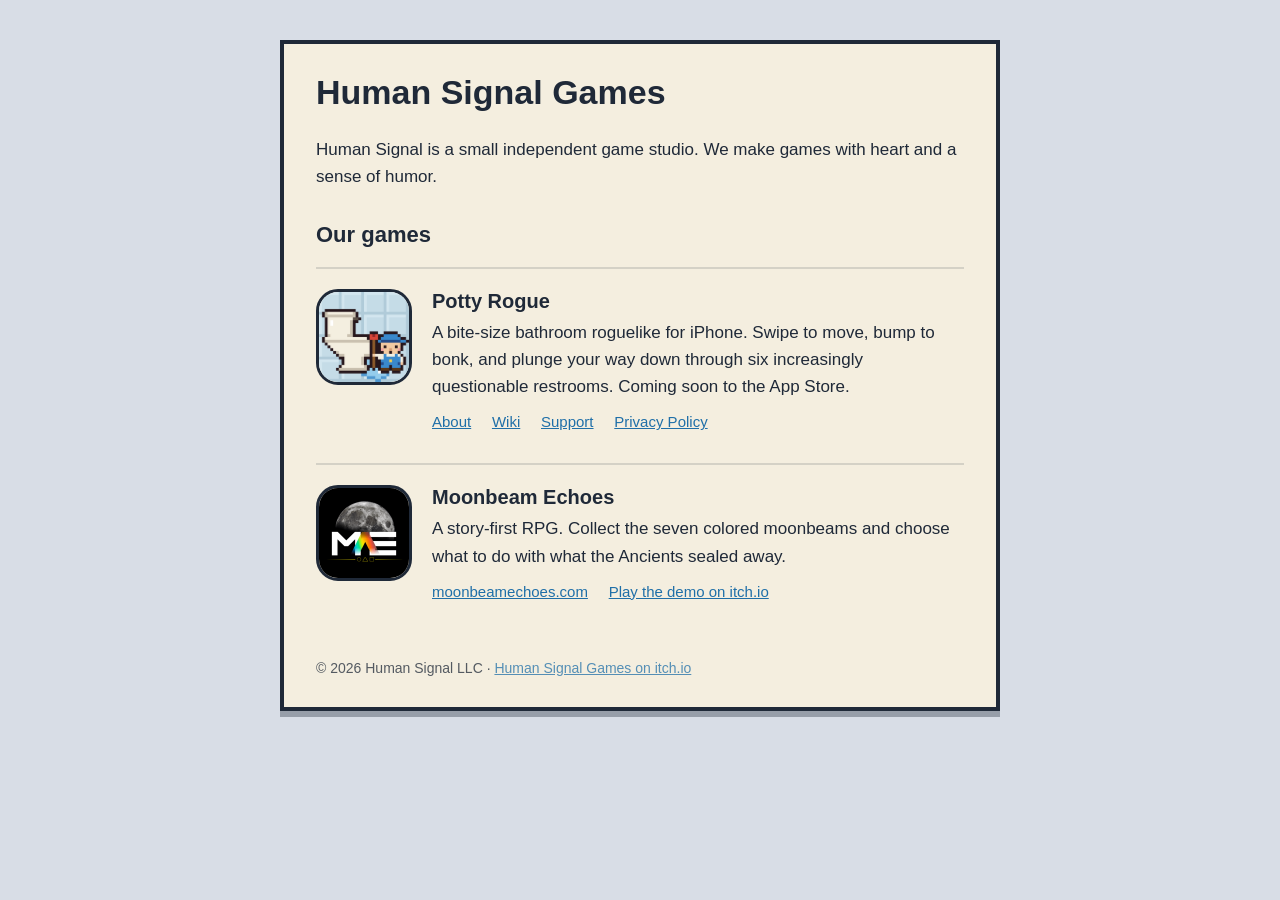
<file: index.html>
<!doctype html>
<html lang="en">
<head>
  <meta charset="utf-8">
  <meta name="viewport" content="width=device-width, initial-scale=1">
  <title>Human Signal Games</title>
  <meta name="description" content="Human Signal Games is a small independent game studio, the makers of Potty Rogue and Moonbeam Echoes.">
  <link rel="stylesheet" href="style.css">
</head>
<body>
<main>
  <h1>Human Signal Games</h1>
  <p>Human Signal is a small independent game studio. We make games with heart and a sense of humor.</p>

  <h2>Our games</h2>

  <section class="game">
    <img class="icon" src="potty-rogue/icon.png" alt="Potty Rogue app icon">
    <div>
      <h3>Potty Rogue</h3>
      <p>A bite-size bathroom roguelike for iPhone. Swipe to move, bump to bonk, and plunge your way down through six increasingly questionable restrooms. Coming soon to the App Store.</p>
      <p class="links">
        <a href="potty-rogue/">About</a>
        <a href="potty-rogue/wiki/">Wiki</a>
        <a href="potty-rogue/support.html">Support</a>
        <a href="potty-rogue/privacy.html">Privacy Policy</a>
      </p>
    </div>
  </section>

  <section class="game">
    <img class="icon" src="moonbeam-echoes.png" alt="Moonbeam Echoes icon">
    <div>
      <h3>Moonbeam Echoes</h3>
      <p>A story-first RPG. Collect the seven colored moonbeams and choose what to do with what the Ancients sealed away.</p>
      <p class="links">
        <a href="https://moonbeamechoes.com">moonbeamechoes.com</a>
        <a href="https://humansignalgames.itch.io/moonbeam-echoes">Play the demo on itch.io</a>
      </p>
    </div>
  </section>

  <footer>&copy; 2026 Human Signal LLC &middot; <a href="https://humansignalgames.itch.io">Human Signal Games on itch.io</a></footer>
</main>
</body>
</html>
</file>
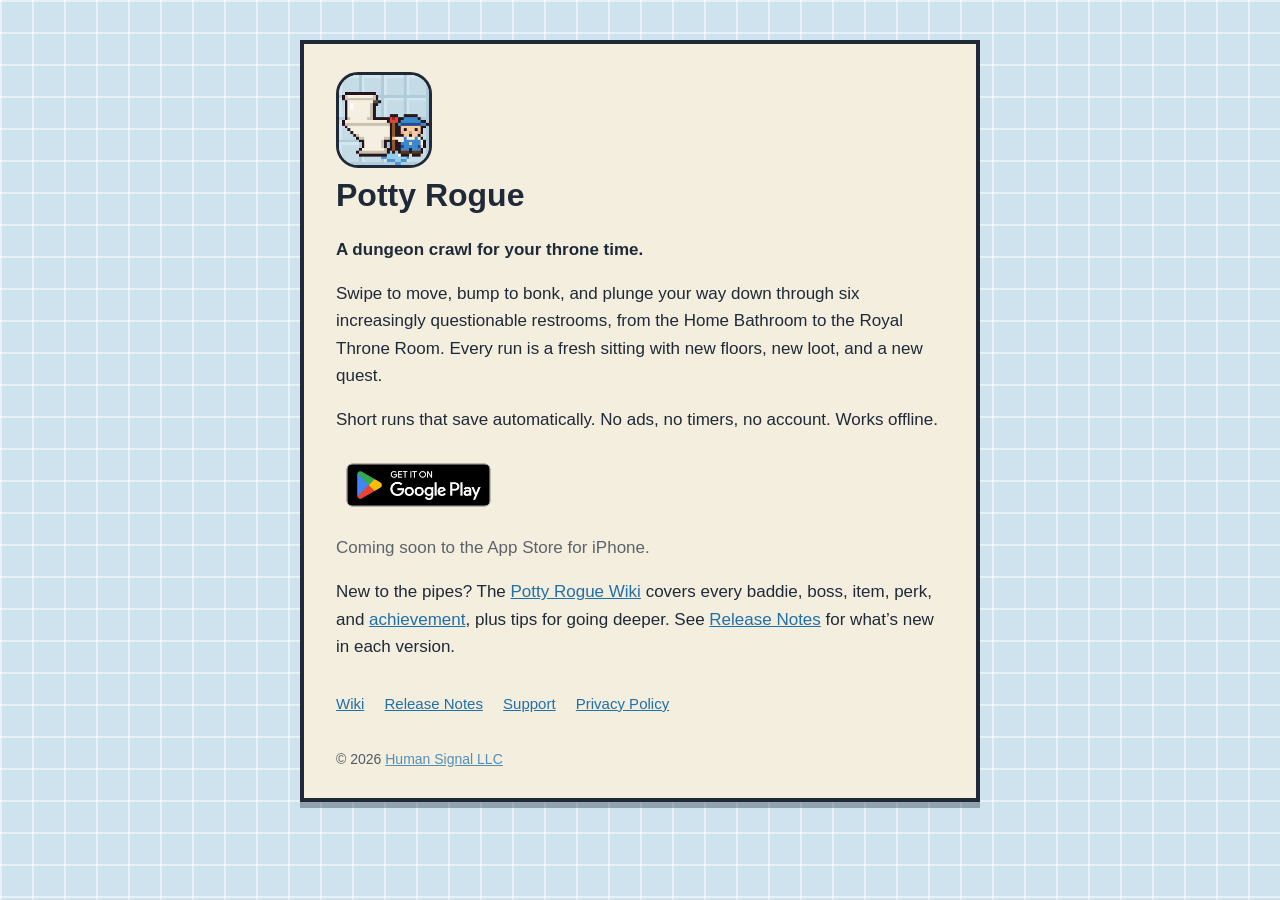
<file: potty-rogue/index.html>
<!doctype html>
<html lang="en">
<head>
  <meta charset="utf-8">
  <meta name="viewport" content="width=device-width, initial-scale=1">
  <title>Potty Rogue</title>
  <meta name="description" content="A bite-size bathroom roguelike for iPhone and Android.">
  <link rel="stylesheet" href="style.css">
</head>
<body>
<main>
  <img class="icon" src="icon.png" alt="Potty Rogue app icon">
  <h1>Potty Rogue</h1>
  <p><strong>A dungeon crawl for your throne time.</strong></p>
  <p>Swipe to move, bump to bonk, and plunge your way down through six increasingly questionable restrooms, from the Home Bathroom to the Royal Throne Room. Every run is a fresh sitting with new floors, new loot, and a new quest.</p>
  <p>Short runs that save automatically. No ads, no timers, no account. Works offline.</p>
  <p class="store-badges">
    <a class="store-badge" href="https://play.google.com/store/apps/details?id=com.humansignal.pottyrogue" rel="noopener">
      <img src="badges/google-play-badge.png" alt="Get it on Google Play" width="215" height="83">
    </a>
  </p>
  <p class="muted">Coming soon to the App Store for iPhone.</p>
  <p>New to the pipes? The <a href="wiki/">Potty Rogue Wiki</a> covers every baddie, boss, item, perk, and <a href="wiki/achievements.html">achievement</a>, plus tips for going deeper. See <a href="wiki/releases.html">Release Notes</a> for what’s new in each version.</p>
  <nav>
    <a href="wiki/">Wiki</a>
    <a href="wiki/releases.html">Release Notes</a>
    <a href="support.html">Support</a>
    <a href="privacy.html">Privacy Policy</a>
  </nav>
  <footer>&copy; 2026 <a href="../">Human Signal LLC</a></footer>
</main>
</body>
</html>
</file>
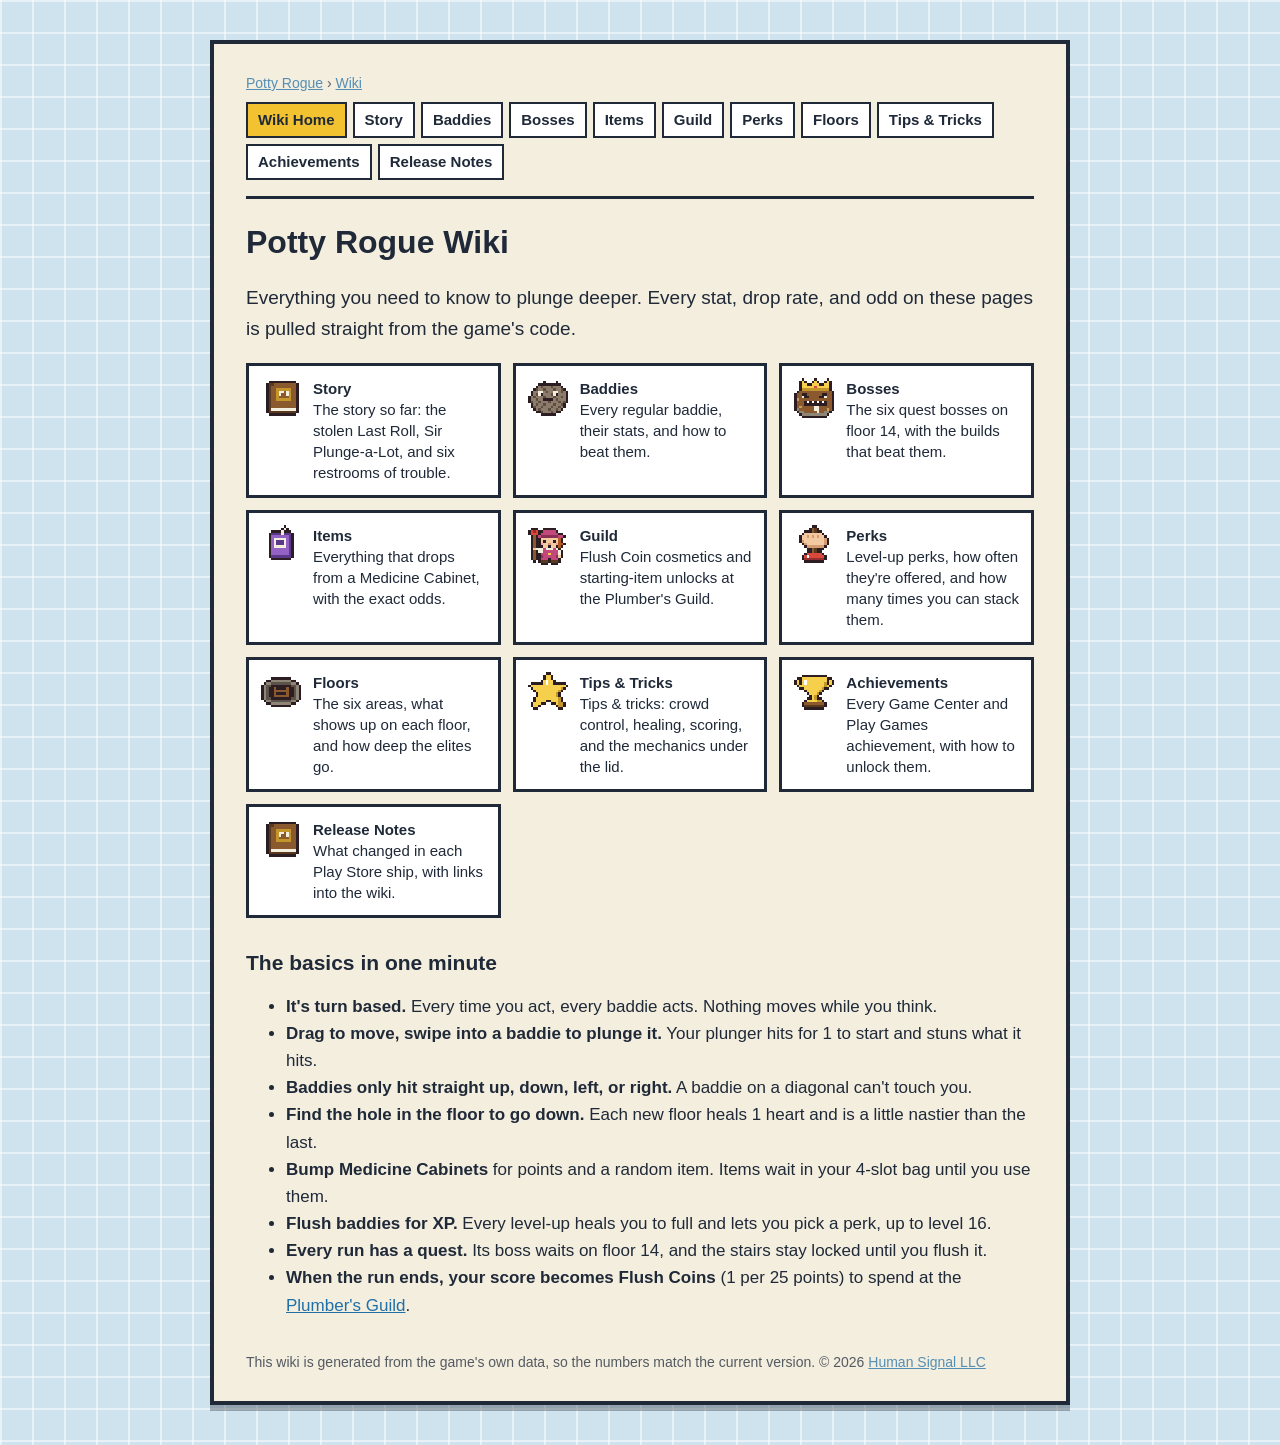
<file: potty-rogue/wiki/index.html>
<!doctype html>
<html lang="en">
<head>
  <meta charset="utf-8">
  <meta name="viewport" content="width=device-width, initial-scale=1">
  <title>Potty Rogue Wiki</title>
  <link rel="stylesheet" href="../style.css">
</head>
<body>
<main class="wiki">
  <p class="crumbs"><a href="../">Potty Rogue</a> › <a href="index.html">Wiki</a></p>
  <nav class="wiki-nav">
    <a class="current" href="index.html">Wiki Home</a>
    <a href="story.html">Story</a>
    <a href="baddies.html">Baddies</a>
    <a href="bosses.html">Bosses</a>
    <a href="items.html">Items</a>
    <a href="guild.html">Guild</a>
    <a href="perks.html">Perks</a>
    <a href="floors.html">Floors</a>
    <a href="tips.html">Tips & Tricks</a>
    <a href="achievements.html">Achievements</a>
    <a href="releases.html">Release Notes</a>
  </nav>
  <h1>Potty Rogue Wiki</h1>
<p class="lead">Everything you need to know to plunge deeper. Every stat, drop rate, and odd on these pages is pulled straight from the game's code.</p>
<div class="tile-grid">
<a class="tile-link" href="story.html"><img class="sprite" src="img/ui_book.png" width="40" height="40" alt=""><span><strong>Story</strong><br>The story so far: the stolen Last Roll, Sir Plunge-a-Lot, and six restrooms of trouble.</span></a>
<a class="tile-link" href="baddies.html"><img class="sprite" src="img/enemy_hairball.png" width="40" height="40" alt=""><span><strong>Baddies</strong><br>Every regular baddie, their stats, and how to beat them.</span></a>
<a class="tile-link" href="bosses.html"><img class="sprite" src="img/enemy_kingClog.png" width="40" height="40" alt=""><span><strong>Bosses</strong><br>The six quest bosses on floor 14, with the builds that beat them.</span></a>
<a class="tile-link" href="items.html"><img class="sprite" src="img/item_pruneJuice.png" width="40" height="40" alt=""><span><strong>Items</strong><br>Everything that drops from a Medicine Cabinet, with the exact odds.</span></a>
<a class="tile-link" href="guild.html"><img class="sprite" src="img/hero_dame.png" width="40" height="40" alt=""><span><strong>Guild</strong><br>Flush Coin cosmetics and starting-item unlocks at the Plumber's Guild.</span></a>
<a class="tile-link" href="perks.html"><img class="sprite" src="img/perk_firmGrip.png" width="40" height="40" alt=""><span><strong>Perks</strong><br>Level-up perks, how often they're offered, and how many times you can stack them.</span></a>
<a class="tile-link" href="floors.html"><img class="sprite" src="img/obj_stairs.png" width="40" height="40" alt=""><span><strong>Floors</strong><br>The six areas, what shows up on each floor, and how deep the elites go.</span></a>
<a class="tile-link" href="tips.html"><img class="sprite" src="img/ui_star.png" width="40" height="40" alt=""><span><strong>Tips & Tricks</strong><br>Tips &amp; tricks: crowd control, healing, scoring, and the mechanics under the lid.</span></a>
<a class="tile-link" href="achievements.html"><img class="sprite" src="img/ui_trophy.png" width="40" height="40" alt=""><span><strong>Achievements</strong><br>Every Game Center and Play Games achievement, with how to unlock them.</span></a>
<a class="tile-link" href="releases.html"><img class="sprite" src="img/ui_book.png" width="40" height="40" alt=""><span><strong>Release Notes</strong><br>What changed in each Play Store ship, with links into the wiki.</span></a>
</div>

<h2>The basics in one minute</h2>
<ul>
  <li><strong>It's turn based.</strong> Every time you act, every baddie acts. Nothing moves while you think.</li>
  <li><strong>Drag to move, swipe into a baddie to plunge it.</strong> Your plunger hits for 1 to start and stuns what it hits.</li>
  <li><strong>Baddies only hit straight up, down, left, or right.</strong> A baddie on a diagonal can't touch you.</li>
  <li><strong>Find the hole in the floor to go down.</strong> Each new floor heals 1 heart and is a little nastier than the last.</li>
  <li><strong>Bump Medicine Cabinets</strong> for points and a random item. Items wait in your 4-slot bag until you use them.</li>
  <li><strong>Flush baddies for XP.</strong> Every level-up heals you to full and lets you pick a perk, up to level 16.</li>
  <li><strong>Every run has a quest.</strong> Its boss waits on floor 14, and the stairs stay locked until you flush it.</li>
  <li><strong>When the run ends, your score becomes Flush Coins</strong> (1 per 25 points) to spend at the <a href="guild.html">Plumber's Guild</a>.</li>
</ul>
  <footer>This wiki is generated from the game's own data, so the numbers match the current version. &copy; 2026 <a href="../../">Human Signal LLC</a></footer>
</main>
</body>
</html>
</file>
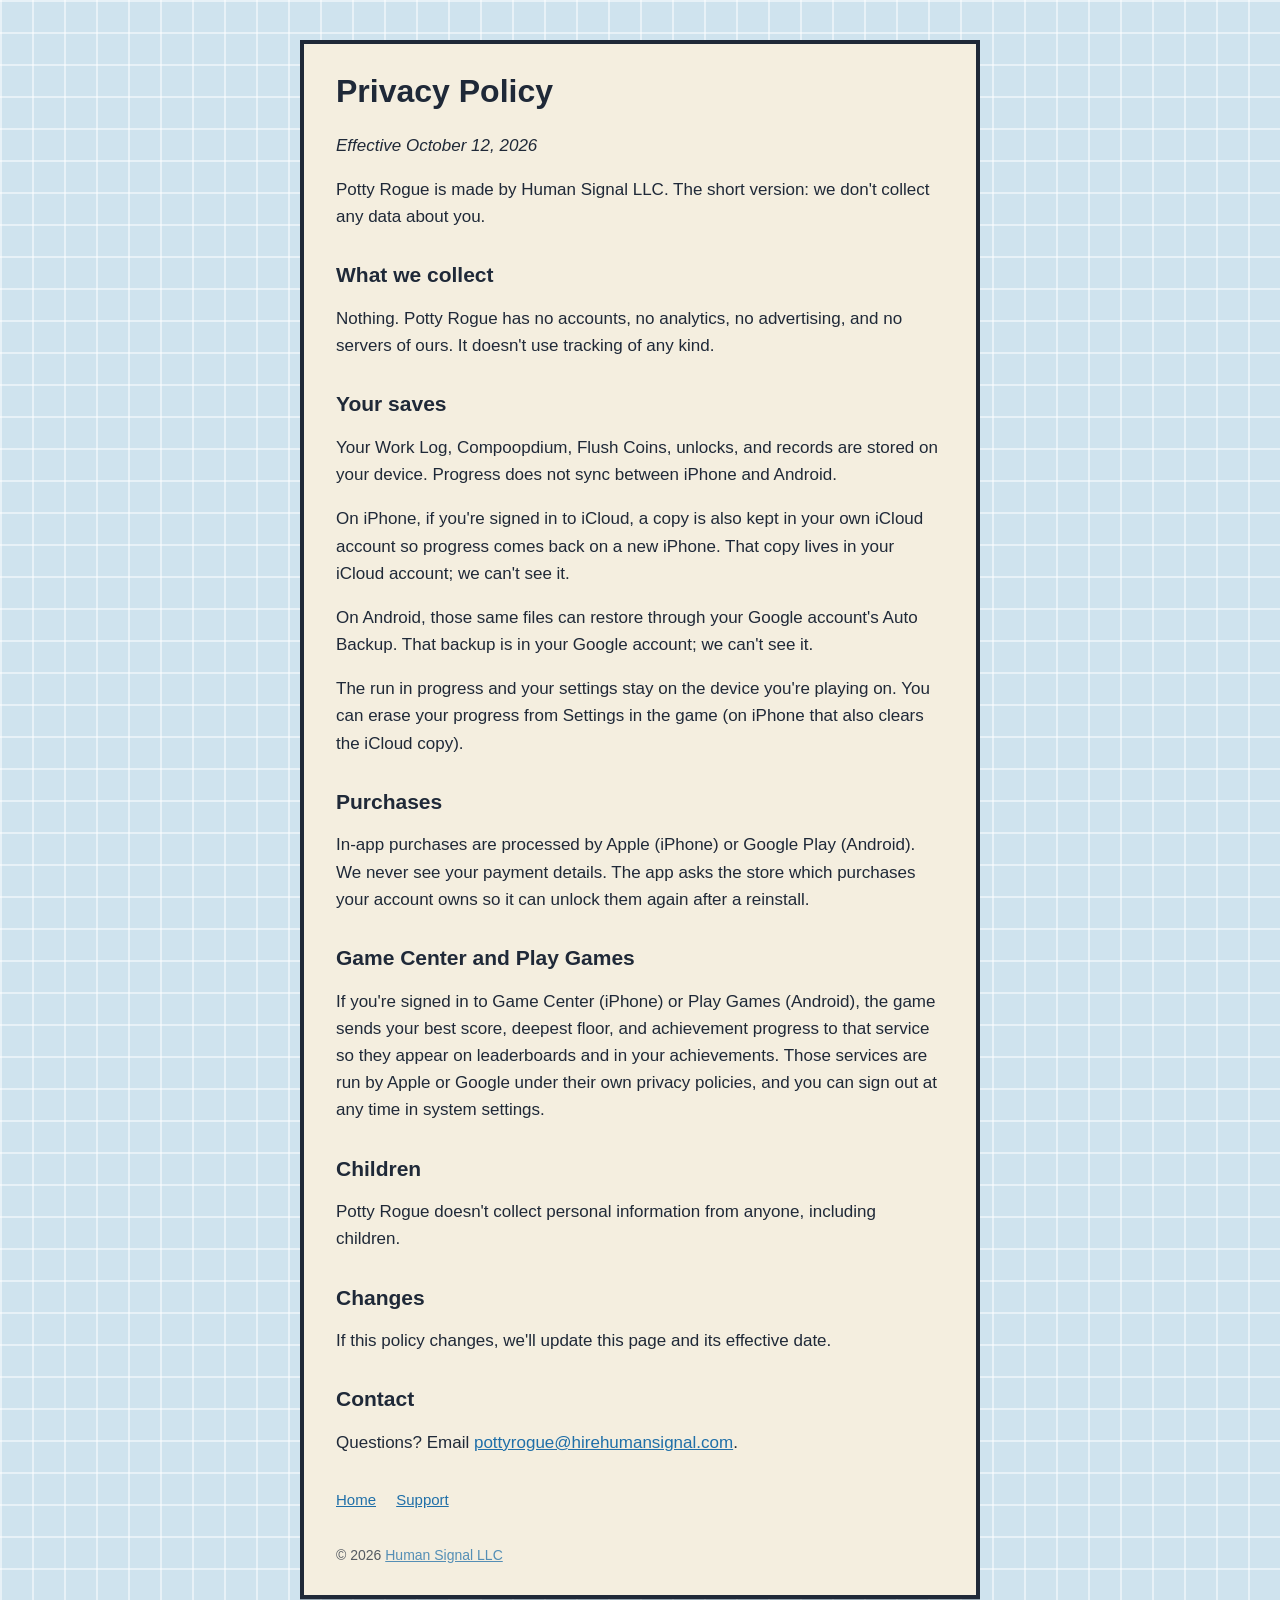
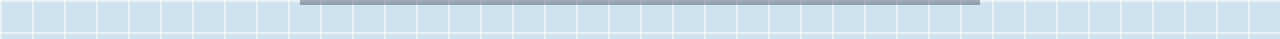
<file: potty-rogue/privacy.html>
<!doctype html>
<html lang="en">
<head>
  <meta charset="utf-8">
  <meta name="viewport" content="width=device-width, initial-scale=1">
  <title>Potty Rogue Privacy Policy</title>
  <link rel="stylesheet" href="style.css">
</head>
<body>
<main>
  <h1>Privacy Policy</h1>
  <p><em>Effective October 12, 2026</em></p>
  <p>Potty Rogue is made by Human Signal LLC. The short version: we don't collect any data about you.</p>

  <h2>What we collect</h2>
  <p>Nothing. Potty Rogue has no accounts, no analytics, no advertising, and no servers of ours. It doesn't use tracking of any kind.</p>

  <h2>Your saves</h2>
  <p>Your Work Log, Compoopdium, Flush Coins, unlocks, and records are stored on your device. Progress does not sync between iPhone and Android.</p>
  <p>On iPhone, if you're signed in to iCloud, a copy is also kept in your own iCloud account so progress comes back on a new iPhone. That copy lives in your iCloud account; we can't see it.</p>
  <p>On Android, those same files can restore through your Google account's Auto Backup. That backup is in your Google account; we can't see it.</p>
  <p>The run in progress and your settings stay on the device you're playing on. You can erase your progress from Settings in the game (on iPhone that also clears the iCloud copy).</p>

  <h2>Purchases</h2>
  <p>In-app purchases are processed by Apple (iPhone) or Google Play (Android). We never see your payment details. The app asks the store which purchases your account owns so it can unlock them again after a reinstall.</p>

  <h2>Game Center and Play Games</h2>
  <p>If you're signed in to Game Center (iPhone) or Play Games (Android), the game sends your best score, deepest floor, and achievement progress to that service so they appear on leaderboards and in your achievements. Those services are run by Apple or Google under their own privacy policies, and you can sign out at any time in system settings.</p>

  <h2>Children</h2>
  <p>Potty Rogue doesn't collect personal information from anyone, including children.</p>

  <h2>Changes</h2>
  <p>If this policy changes, we'll update this page and its effective date.</p>

  <h2>Contact</h2>
  <p>Questions? Email <a href="mailto:pottyrogue@hirehumansignal.com">pottyrogue@hirehumansignal.com</a>.</p>

  <nav>
    <a href="index.html">Home</a>
    <a href="support.html">Support</a>
  </nav>
  <footer>&copy; 2026 <a href="../">Human Signal LLC</a></footer>
</main>
</body>
</html>
</file>
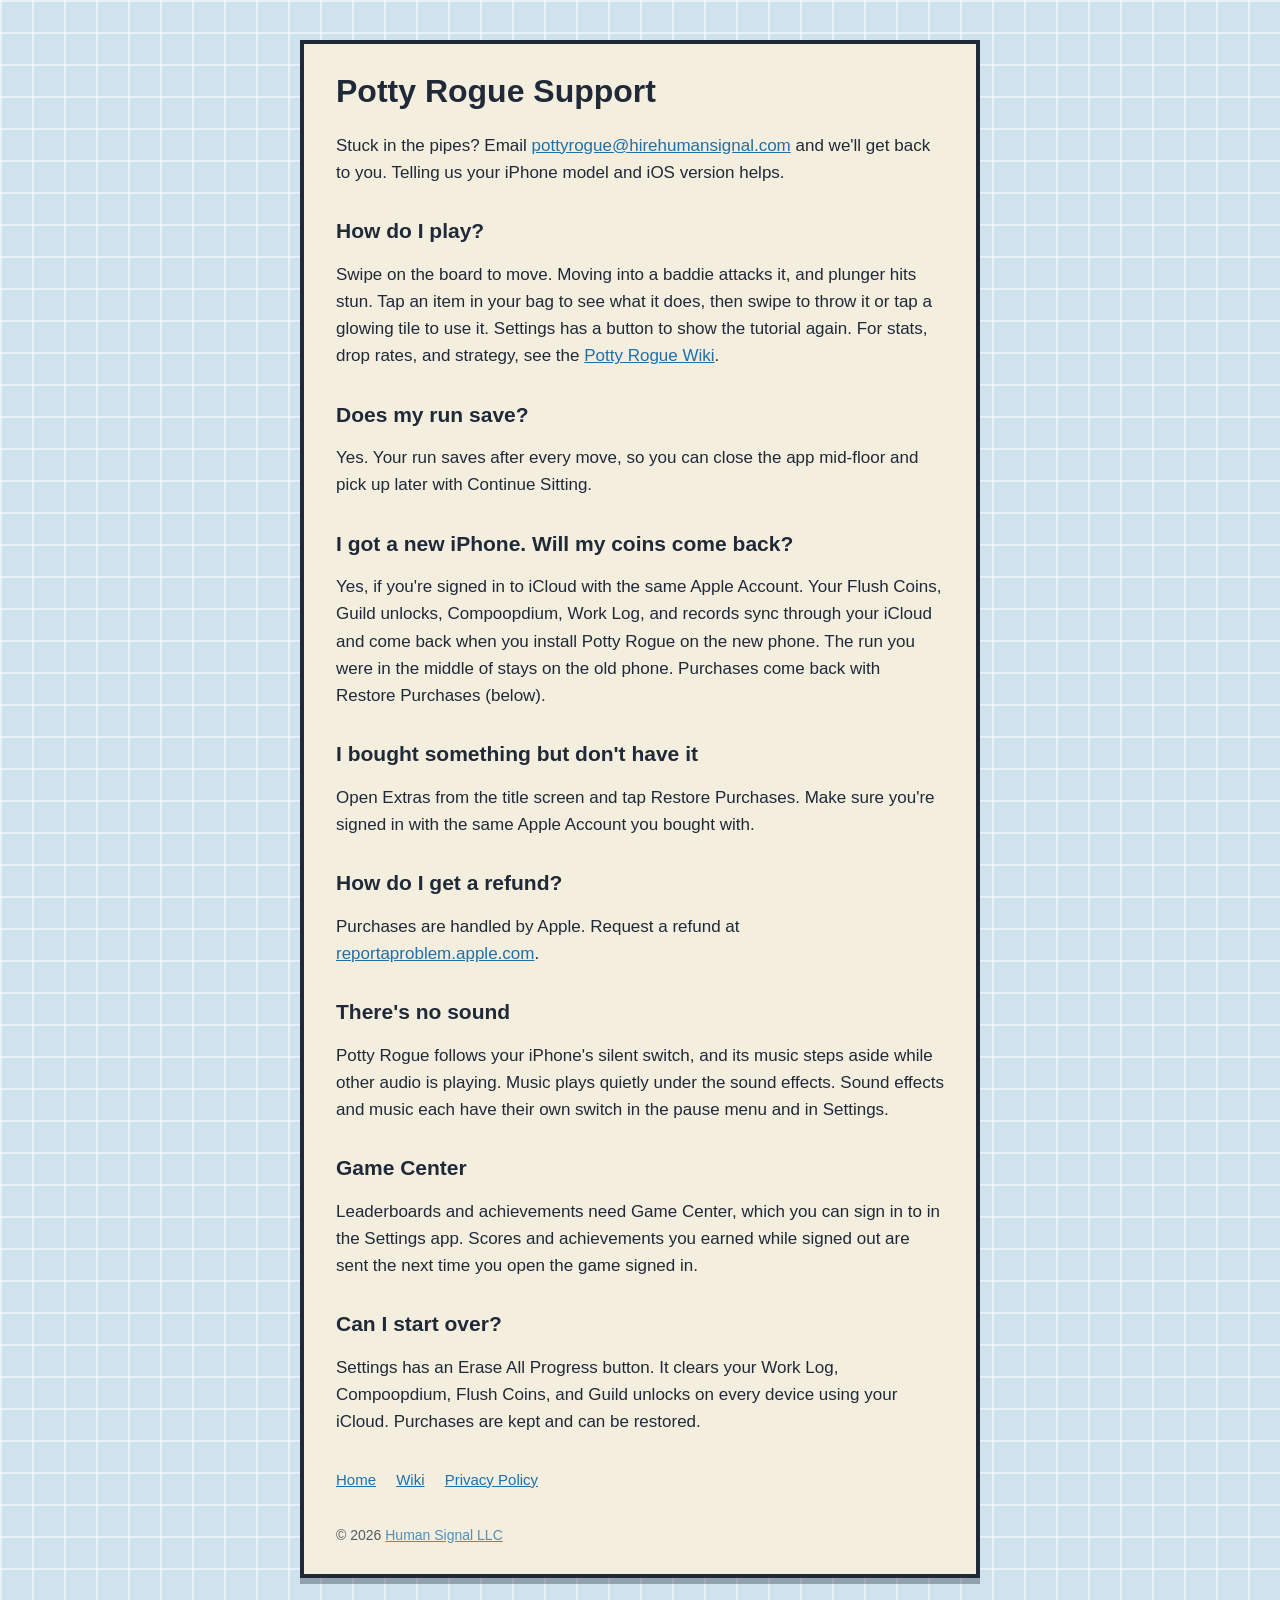
<file: potty-rogue/support.html>
<!doctype html>
<html lang="en">
<head>
  <meta charset="utf-8">
  <meta name="viewport" content="width=device-width, initial-scale=1">
  <title>Potty Rogue Support</title>
  <link rel="stylesheet" href="style.css">
</head>
<body>
<main>
  <h1>Potty Rogue Support</h1>
  <p>Stuck in the pipes? Email <a href="mailto:pottyrogue@hirehumansignal.com">pottyrogue@hirehumansignal.com</a> and we'll get back to you. Telling us your iPhone model and iOS version helps.</p>

  <h2>How do I play?</h2>
  <p>Swipe on the board to move. Moving into a baddie attacks it, and plunger hits stun. Tap an item in your bag to see what it does, then swipe to throw it or tap a glowing tile to use it. Settings has a button to show the tutorial again. For stats, drop rates, and strategy, see the <a href="wiki/">Potty Rogue Wiki</a>.</p>

  <h2>Does my run save?</h2>
  <p>Yes. Your run saves after every move, so you can close the app mid-floor and pick up later with Continue Sitting.</p>

  <h2>I got a new iPhone. Will my coins come back?</h2>
  <p>Yes, if you're signed in to iCloud with the same Apple Account. Your Flush Coins, Guild unlocks, Compoopdium, Work Log, and records sync through your iCloud and come back when you install Potty Rogue on the new phone. The run you were in the middle of stays on the old phone. Purchases come back with Restore Purchases (below).</p>

  <h2>I bought something but don't have it</h2>
  <p>Open Extras from the title screen and tap Restore Purchases. Make sure you're signed in with the same Apple Account you bought with.</p>

  <h2>How do I get a refund?</h2>
  <p>Purchases are handled by Apple. Request a refund at <a href="https://reportaproblem.apple.com">reportaproblem.apple.com</a>.</p>

  <h2>There's no sound</h2>
  <p>Potty Rogue follows your iPhone's silent switch, and its music steps aside while other audio is playing. Music plays quietly under the sound effects. Sound effects and music each have their own switch in the pause menu and in Settings.</p>

  <h2>Game Center</h2>
  <p>Leaderboards and achievements need Game Center, which you can sign in to in the Settings app. Scores and achievements you earned while signed out are sent the next time you open the game signed in.</p>

  <h2>Can I start over?</h2>
  <p>Settings has an Erase All Progress button. It clears your Work Log, Compoopdium, Flush Coins, and Guild unlocks on every device using your iCloud. Purchases are kept and can be restored.</p>

  <nav>
    <a href="index.html">Home</a>
    <a href="wiki/">Wiki</a>
    <a href="privacy.html">Privacy Policy</a>
  </nav>
  <footer>&copy; 2026 <a href="../">Human Signal LLC</a></footer>
</main>
</body>
</html>
</file>
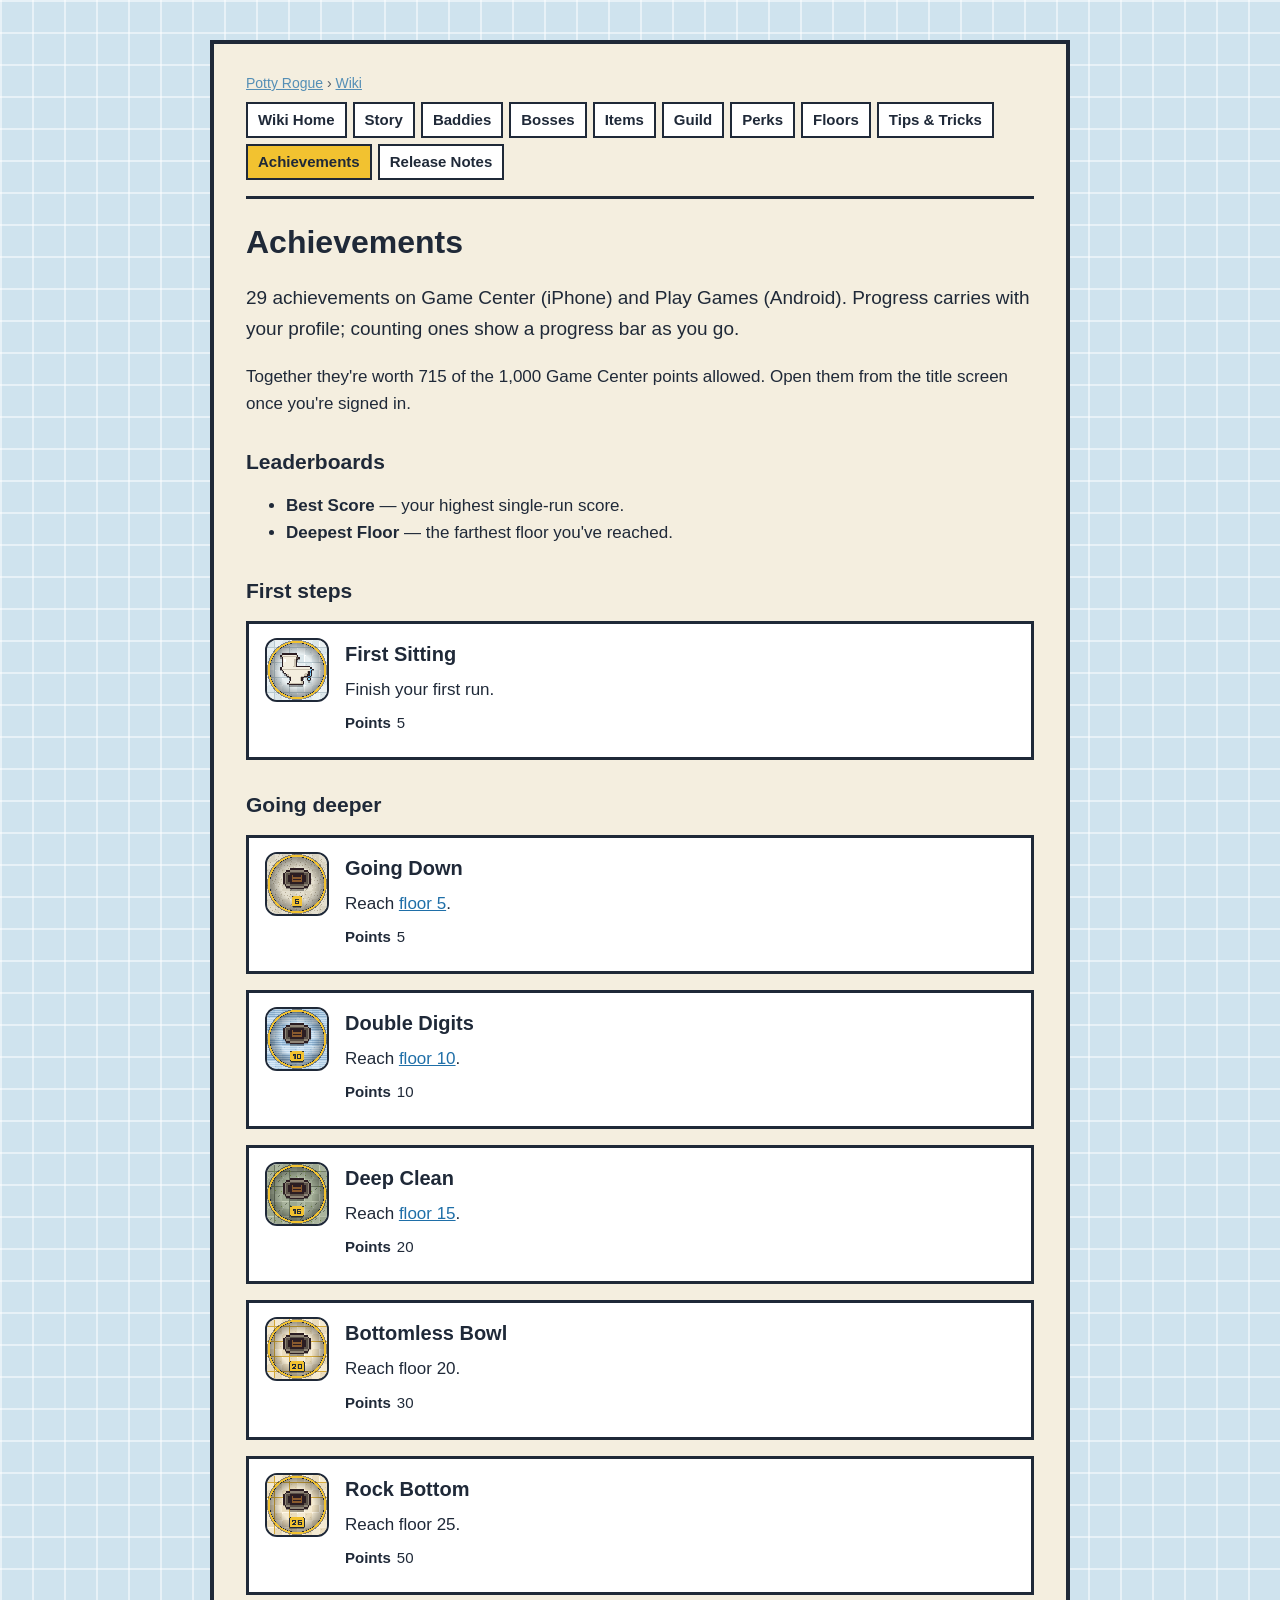
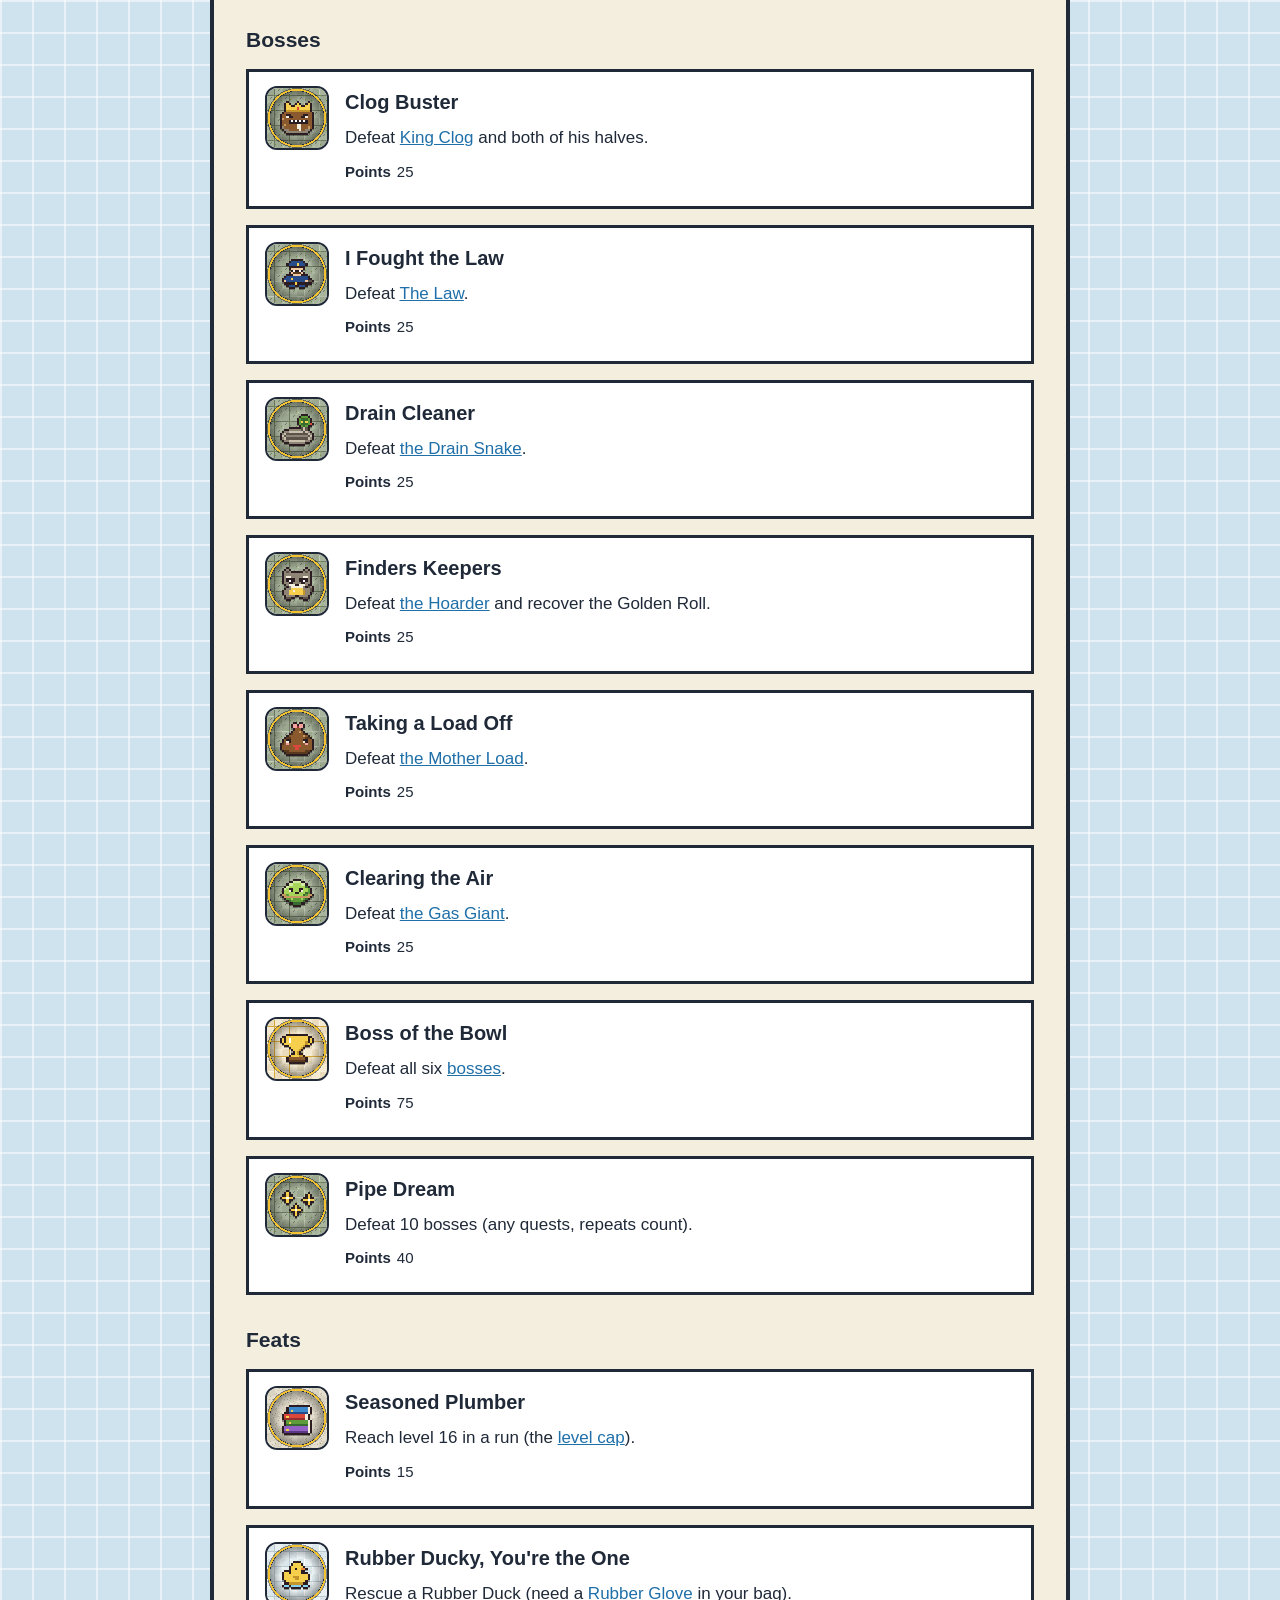
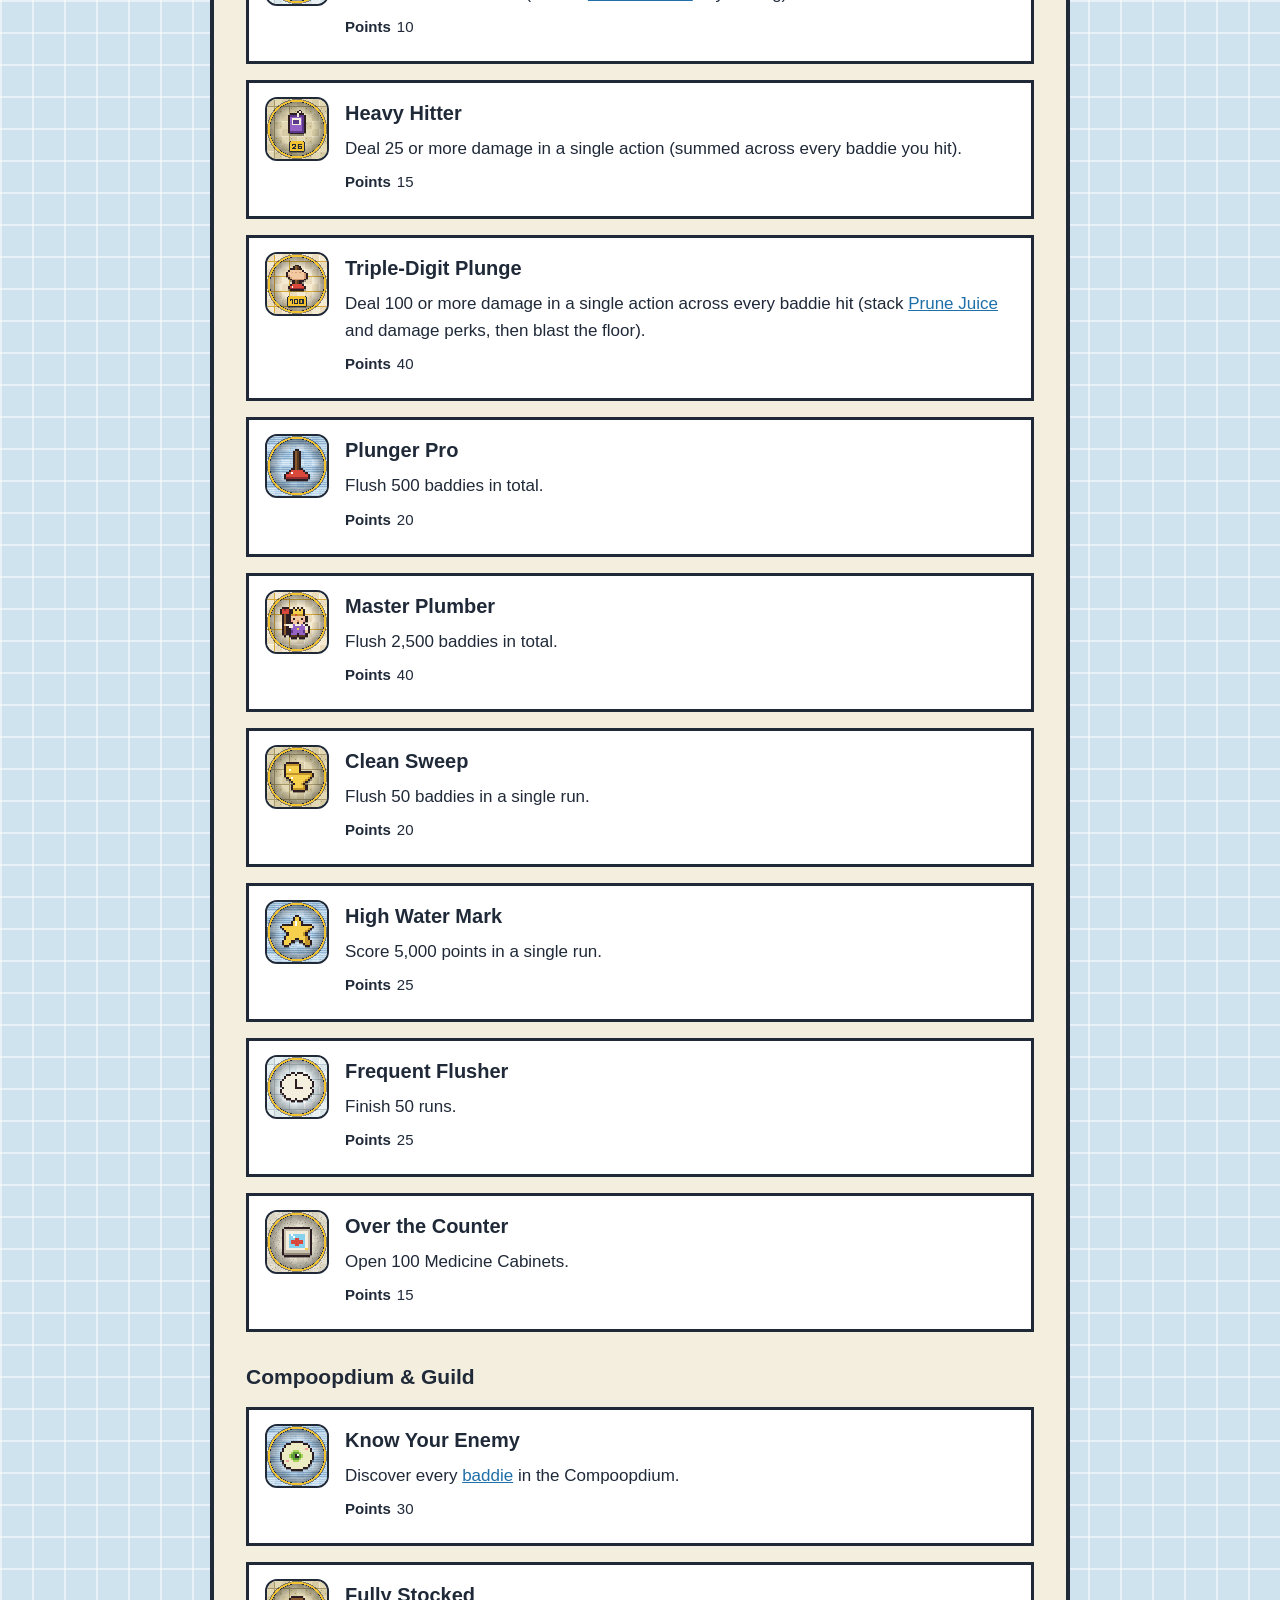
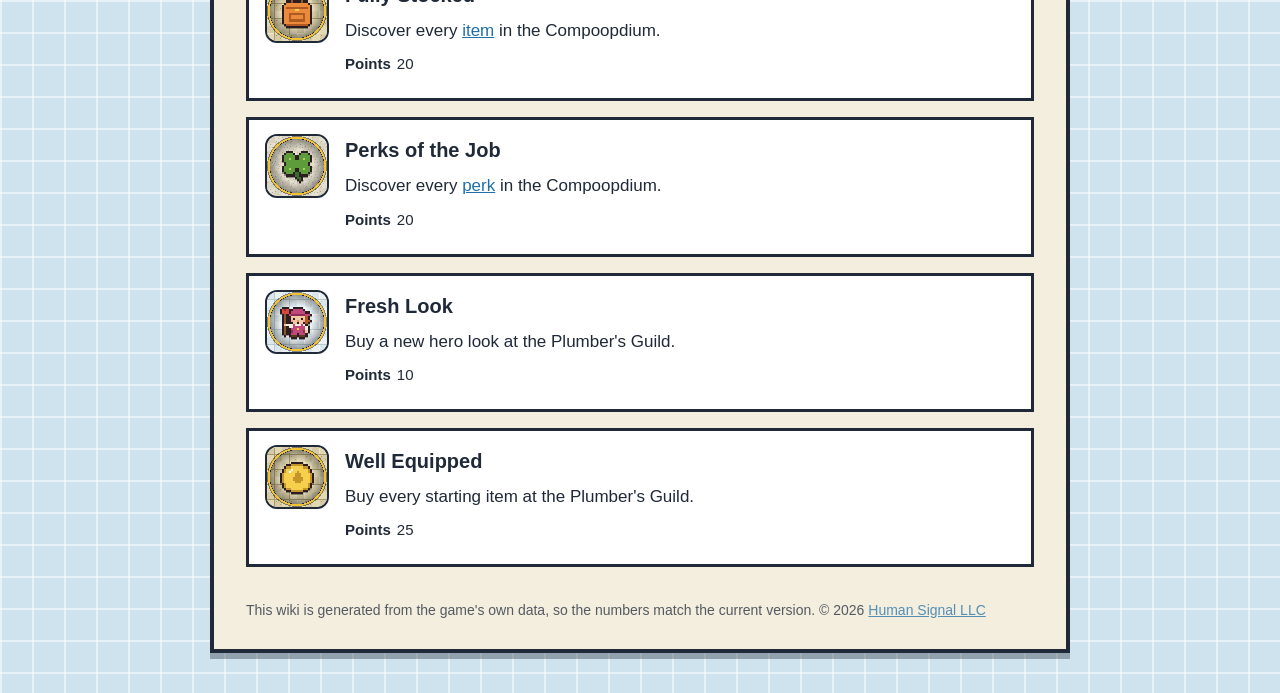
<file: potty-rogue/wiki/achievements.html>
<!doctype html>
<html lang="en">
<head>
  <meta charset="utf-8">
  <meta name="viewport" content="width=device-width, initial-scale=1">
  <title>Achievements · Potty Rogue Wiki</title>
  <link rel="stylesheet" href="../style.css">
</head>
<body>
<main class="wiki">
  <p class="crumbs"><a href="../">Potty Rogue</a> › <a href="index.html">Wiki</a></p>
  <nav class="wiki-nav">
    <a href="index.html">Wiki Home</a>
    <a href="story.html">Story</a>
    <a href="baddies.html">Baddies</a>
    <a href="bosses.html">Bosses</a>
    <a href="items.html">Items</a>
    <a href="guild.html">Guild</a>
    <a href="perks.html">Perks</a>
    <a href="floors.html">Floors</a>
    <a href="tips.html">Tips & Tricks</a>
    <a class="current" href="achievements.html">Achievements</a>
    <a href="releases.html">Release Notes</a>
  </nav>
  <h1>Achievements</h1>
<p class="lead">29 achievements on Game Center (iPhone) and Play Games (Android). Progress carries with your profile; counting ones show a progress bar as you go.</p>
<p>Together they're worth 715 of the 1,000 Game Center points allowed. Open them from the title screen once you're signed in.</p>
<h2 id="leaderboards">Leaderboards</h2>
<ul>
  <li><strong>Best Score</strong> — your highest single-run score.</li>
  <li><strong>Deepest Floor</strong> — the farthest floor you've reached.</li>
</ul>
<h2 id="first-steps">First steps</h2>
<section class="entry" id="first-sitting">
  <div class="entry-art"><img class="sprite ach-icon" src="img/pottyrogue_first_sitting.png" width="64" height="64" alt=""></div>
  <div class="entry-text">
    <h3>First Sitting</h3>
    <p>Finish your first run.</p>
<dl class="stats"><div><dt>Points</dt><dd>5</dd></div></dl>
  </div>
</section>
<h2 id="going-deeper">Going deeper</h2>
<section class="entry" id="going-down">
  <div class="entry-art"><img class="sprite ach-icon" src="img/pottyrogue_floor_5.png" width="64" height="64" alt=""></div>
  <div class="entry-text">
    <h3>Going Down</h3>
    <p>Reach <a href="floors.html#home-bathroom">floor 5</a>.</p>
<dl class="stats"><div><dt>Points</dt><dd>5</dd></div></dl>
  </div>
</section>
<section class="entry" id="double-digits">
  <div class="entry-art"><img class="sprite ach-icon" src="img/pottyrogue_floor_10.png" width="64" height="64" alt=""></div>
  <div class="entry-text">
    <h3>Double Digits</h3>
    <p>Reach <a href="floors.html#gas-station">floor 10</a>.</p>
<dl class="stats"><div><dt>Points</dt><dd>10</dd></div></dl>
  </div>
</section>
<section class="entry" id="deep-clean">
  <div class="entry-art"><img class="sprite ach-icon" src="img/pottyrogue_floor_15.png" width="64" height="64" alt=""></div>
  <div class="entry-text">
    <h3>Deep Clean</h3>
    <p>Reach <a href="floors.html#the-royal-throne-room">floor 15</a>.</p>
<dl class="stats"><div><dt>Points</dt><dd>20</dd></div></dl>
  </div>
</section>
<section class="entry" id="bottomless-bowl">
  <div class="entry-art"><img class="sprite ach-icon" src="img/pottyrogue_floor_20.png" width="64" height="64" alt=""></div>
  <div class="entry-text">
    <h3>Bottomless Bowl</h3>
    <p>Reach floor 20.</p>
<dl class="stats"><div><dt>Points</dt><dd>30</dd></div></dl>
  </div>
</section>
<section class="entry" id="rock-bottom">
  <div class="entry-art"><img class="sprite ach-icon" src="img/pottyrogue_floor_25.png" width="64" height="64" alt=""></div>
  <div class="entry-text">
    <h3>Rock Bottom</h3>
    <p>Reach floor 25.</p>
<dl class="stats"><div><dt>Points</dt><dd>50</dd></div></dl>
  </div>
</section>
<h2 id="bosses">Bosses</h2>
<section class="entry" id="clog-buster">
  <div class="entry-art"><img class="sprite ach-icon" src="img/pottyrogue_beat_king_clog.png" width="64" height="64" alt=""></div>
  <div class="entry-text">
    <h3>Clog Buster</h3>
    <p>Defeat <a href="bosses.html#king-clog">King Clog</a> and both of his halves.</p>
<dl class="stats"><div><dt>Points</dt><dd>25</dd></div></dl>
  </div>
</section>
<section class="entry" id="i-fought-the-law">
  <div class="entry-art"><img class="sprite ach-icon" src="img/pottyrogue_beat_the_law.png" width="64" height="64" alt=""></div>
  <div class="entry-text">
    <h3>I Fought the Law</h3>
    <p>Defeat <a href="bosses.html#the-law">The Law</a>.</p>
<dl class="stats"><div><dt>Points</dt><dd>25</dd></div></dl>
  </div>
</section>
<section class="entry" id="drain-cleaner">
  <div class="entry-art"><img class="sprite ach-icon" src="img/pottyrogue_beat_drain_snake.png" width="64" height="64" alt=""></div>
  <div class="entry-text">
    <h3>Drain Cleaner</h3>
    <p>Defeat <a href="bosses.html#the-drain-snake">the Drain Snake</a>.</p>
<dl class="stats"><div><dt>Points</dt><dd>25</dd></div></dl>
  </div>
</section>
<section class="entry" id="finders-keepers">
  <div class="entry-art"><img class="sprite ach-icon" src="img/pottyrogue_beat_hoarder.png" width="64" height="64" alt=""></div>
  <div class="entry-text">
    <h3>Finders Keepers</h3>
    <p>Defeat <a href="bosses.html#the-hoarder">the Hoarder</a> and recover the Golden Roll.</p>
<dl class="stats"><div><dt>Points</dt><dd>25</dd></div></dl>
  </div>
</section>
<section class="entry" id="taking-a-load-off">
  <div class="entry-art"><img class="sprite ach-icon" src="img/pottyrogue_beat_mother_load.png" width="64" height="64" alt=""></div>
  <div class="entry-text">
    <h3>Taking a Load Off</h3>
    <p>Defeat <a href="bosses.html#the-mother-load">the Mother Load</a>.</p>
<dl class="stats"><div><dt>Points</dt><dd>25</dd></div></dl>
  </div>
</section>
<section class="entry" id="clearing-the-air">
  <div class="entry-art"><img class="sprite ach-icon" src="img/pottyrogue_beat_gas_giant.png" width="64" height="64" alt=""></div>
  <div class="entry-text">
    <h3>Clearing the Air</h3>
    <p>Defeat <a href="bosses.html#the-gas-giant">the Gas Giant</a>.</p>
<dl class="stats"><div><dt>Points</dt><dd>25</dd></div></dl>
  </div>
</section>
<section class="entry" id="boss-of-the-bowl">
  <div class="entry-art"><img class="sprite ach-icon" src="img/pottyrogue_all_bosses.png" width="64" height="64" alt=""></div>
  <div class="entry-text">
    <h3>Boss of the Bowl</h3>
    <p>Defeat all six <a href="bosses.html">bosses</a>.</p>
<dl class="stats"><div><dt>Points</dt><dd>75</dd></div></dl>
  </div>
</section>
<section class="entry" id="pipe-dream">
  <div class="entry-art"><img class="sprite ach-icon" src="img/pottyrogue_pipe_dream.png" width="64" height="64" alt=""></div>
  <div class="entry-text">
    <h3>Pipe Dream</h3>
    <p>Defeat 10 bosses (any quests, repeats count).</p>
<dl class="stats"><div><dt>Points</dt><dd>40</dd></div></dl>
  </div>
</section>
<h2 id="feats">Feats</h2>
<section class="entry" id="seasoned-plumber">
  <div class="entry-art"><img class="sprite ach-icon" src="img/pottyrogue_seasoned_plumber.png" width="64" height="64" alt=""></div>
  <div class="entry-text">
    <h3>Seasoned Plumber</h3>
    <p>Reach level 16 in a run (the <a href="perks.html">level cap</a>).</p>
<dl class="stats"><div><dt>Points</dt><dd>15</dd></div></dl>
  </div>
</section>
<section class="entry" id="rubber-ducky-youre-the-one">
  <div class="entry-art"><img class="sprite ach-icon" src="img/pottyrogue_duck_rescue.png" width="64" height="64" alt=""></div>
  <div class="entry-text">
    <h3>Rubber Ducky, You're the One</h3>
    <p>Rescue a Rubber Duck (need a <a href="items.html#rubber-glove">Rubber Glove</a> in your bag).</p>
<dl class="stats"><div><dt>Points</dt><dd>10</dd></div></dl>
  </div>
</section>
<section class="entry" id="heavy-hitter">
  <div class="entry-art"><img class="sprite ach-icon" src="img/pottyrogue_heavy_hitter.png" width="64" height="64" alt=""></div>
  <div class="entry-text">
    <h3>Heavy Hitter</h3>
    <p>Deal 25 or more damage in a single action (summed across every baddie you hit).</p>
<dl class="stats"><div><dt>Points</dt><dd>15</dd></div></dl>
  </div>
</section>
<section class="entry" id="tripledigit-plunge">
  <div class="entry-art"><img class="sprite ach-icon" src="img/pottyrogue_triple_digits.png" width="64" height="64" alt=""></div>
  <div class="entry-text">
    <h3>Triple-Digit Plunge</h3>
    <p>Deal 100 or more damage in a single action across every baddie hit (stack <a href="items.html#prune-juice">Prune Juice</a> and damage perks, then blast the floor).</p>
<dl class="stats"><div><dt>Points</dt><dd>40</dd></div></dl>
  </div>
</section>
<section class="entry" id="plunger-pro">
  <div class="entry-art"><img class="sprite ach-icon" src="img/pottyrogue_plunger_pro.png" width="64" height="64" alt=""></div>
  <div class="entry-text">
    <h3>Plunger Pro</h3>
    <p>Flush 500 baddies in total.</p>
<dl class="stats"><div><dt>Points</dt><dd>20</dd></div></dl>
  </div>
</section>
<section class="entry" id="master-plumber">
  <div class="entry-art"><img class="sprite ach-icon" src="img/pottyrogue_master_plumber.png" width="64" height="64" alt=""></div>
  <div class="entry-text">
    <h3>Master Plumber</h3>
    <p>Flush 2,500 baddies in total.</p>
<dl class="stats"><div><dt>Points</dt><dd>40</dd></div></dl>
  </div>
</section>
<section class="entry" id="clean-sweep">
  <div class="entry-art"><img class="sprite ach-icon" src="img/pottyrogue_clean_sweep.png" width="64" height="64" alt=""></div>
  <div class="entry-text">
    <h3>Clean Sweep</h3>
    <p>Flush 50 baddies in a single run.</p>
<dl class="stats"><div><dt>Points</dt><dd>20</dd></div></dl>
  </div>
</section>
<section class="entry" id="high-water-mark">
  <div class="entry-art"><img class="sprite ach-icon" src="img/pottyrogue_high_score.png" width="64" height="64" alt=""></div>
  <div class="entry-text">
    <h3>High Water Mark</h3>
    <p>Score 5,000 points in a single run.</p>
<dl class="stats"><div><dt>Points</dt><dd>25</dd></div></dl>
  </div>
</section>
<section class="entry" id="frequent-flusher">
  <div class="entry-art"><img class="sprite ach-icon" src="img/pottyrogue_frequent_flusher.png" width="64" height="64" alt=""></div>
  <div class="entry-text">
    <h3>Frequent Flusher</h3>
    <p>Finish 50 runs.</p>
<dl class="stats"><div><dt>Points</dt><dd>25</dd></div></dl>
  </div>
</section>
<section class="entry" id="over-the-counter">
  <div class="entry-art"><img class="sprite ach-icon" src="img/pottyrogue_over_the_counter.png" width="64" height="64" alt=""></div>
  <div class="entry-text">
    <h3>Over the Counter</h3>
    <p>Open 100 Medicine Cabinets.</p>
<dl class="stats"><div><dt>Points</dt><dd>15</dd></div></dl>
  </div>
</section>
<h2 id="compoopdium--guild">Compoopdium & Guild</h2>
<section class="entry" id="know-your-enemy">
  <div class="entry-art"><img class="sprite ach-icon" src="img/pottyrogue_know_your_enemy.png" width="64" height="64" alt=""></div>
  <div class="entry-text">
    <h3>Know Your Enemy</h3>
    <p>Discover every <a href="baddies.html">baddie</a> in the Compoopdium.</p>
<dl class="stats"><div><dt>Points</dt><dd>30</dd></div></dl>
  </div>
</section>
<section class="entry" id="fully-stocked">
  <div class="entry-art"><img class="sprite ach-icon" src="img/pottyrogue_fully_stocked.png" width="64" height="64" alt=""></div>
  <div class="entry-text">
    <h3>Fully Stocked</h3>
    <p>Discover every <a href="items.html">item</a> in the Compoopdium.</p>
<dl class="stats"><div><dt>Points</dt><dd>20</dd></div></dl>
  </div>
</section>
<section class="entry" id="perks-of-the-job">
  <div class="entry-art"><img class="sprite ach-icon" src="img/pottyrogue_perks_of_the_job.png" width="64" height="64" alt=""></div>
  <div class="entry-text">
    <h3>Perks of the Job</h3>
    <p>Discover every <a href="perks.html">perk</a> in the Compoopdium.</p>
<dl class="stats"><div><dt>Points</dt><dd>20</dd></div></dl>
  </div>
</section>
<section class="entry" id="fresh-look">
  <div class="entry-art"><img class="sprite ach-icon" src="img/pottyrogue_fresh_look.png" width="64" height="64" alt=""></div>
  <div class="entry-text">
    <h3>Fresh Look</h3>
    <p>Buy a new hero look at the Plumber's Guild.</p>
<dl class="stats"><div><dt>Points</dt><dd>10</dd></div></dl>
  </div>
</section>
<section class="entry" id="well-equipped">
  <div class="entry-art"><img class="sprite ach-icon" src="img/pottyrogue_well_equipped.png" width="64" height="64" alt=""></div>
  <div class="entry-text">
    <h3>Well Equipped</h3>
    <p>Buy every starting item at the Plumber's Guild.</p>
<dl class="stats"><div><dt>Points</dt><dd>25</dd></div></dl>
  </div>
</section>
  <footer>This wiki is generated from the game's own data, so the numbers match the current version. &copy; 2026 <a href="../../">Human Signal LLC</a></footer>
</main>
</body>
</html>
</file>
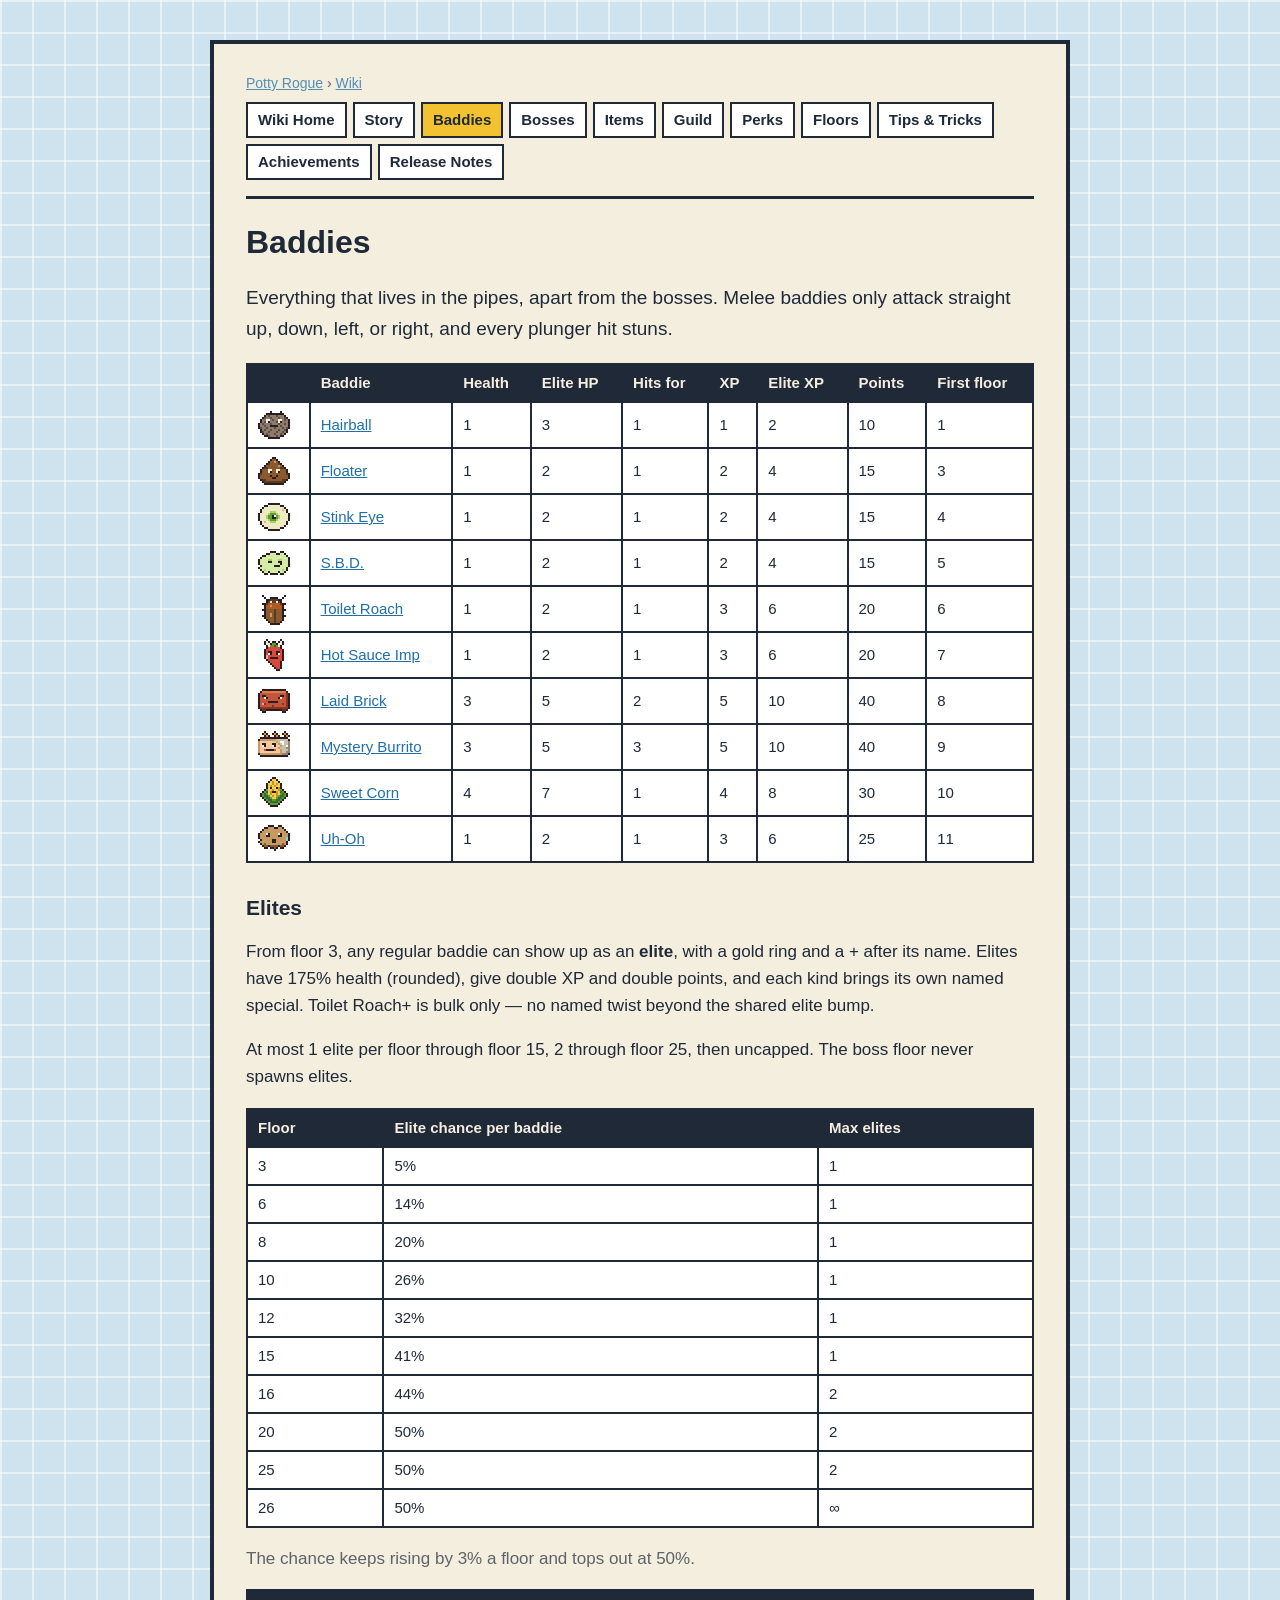
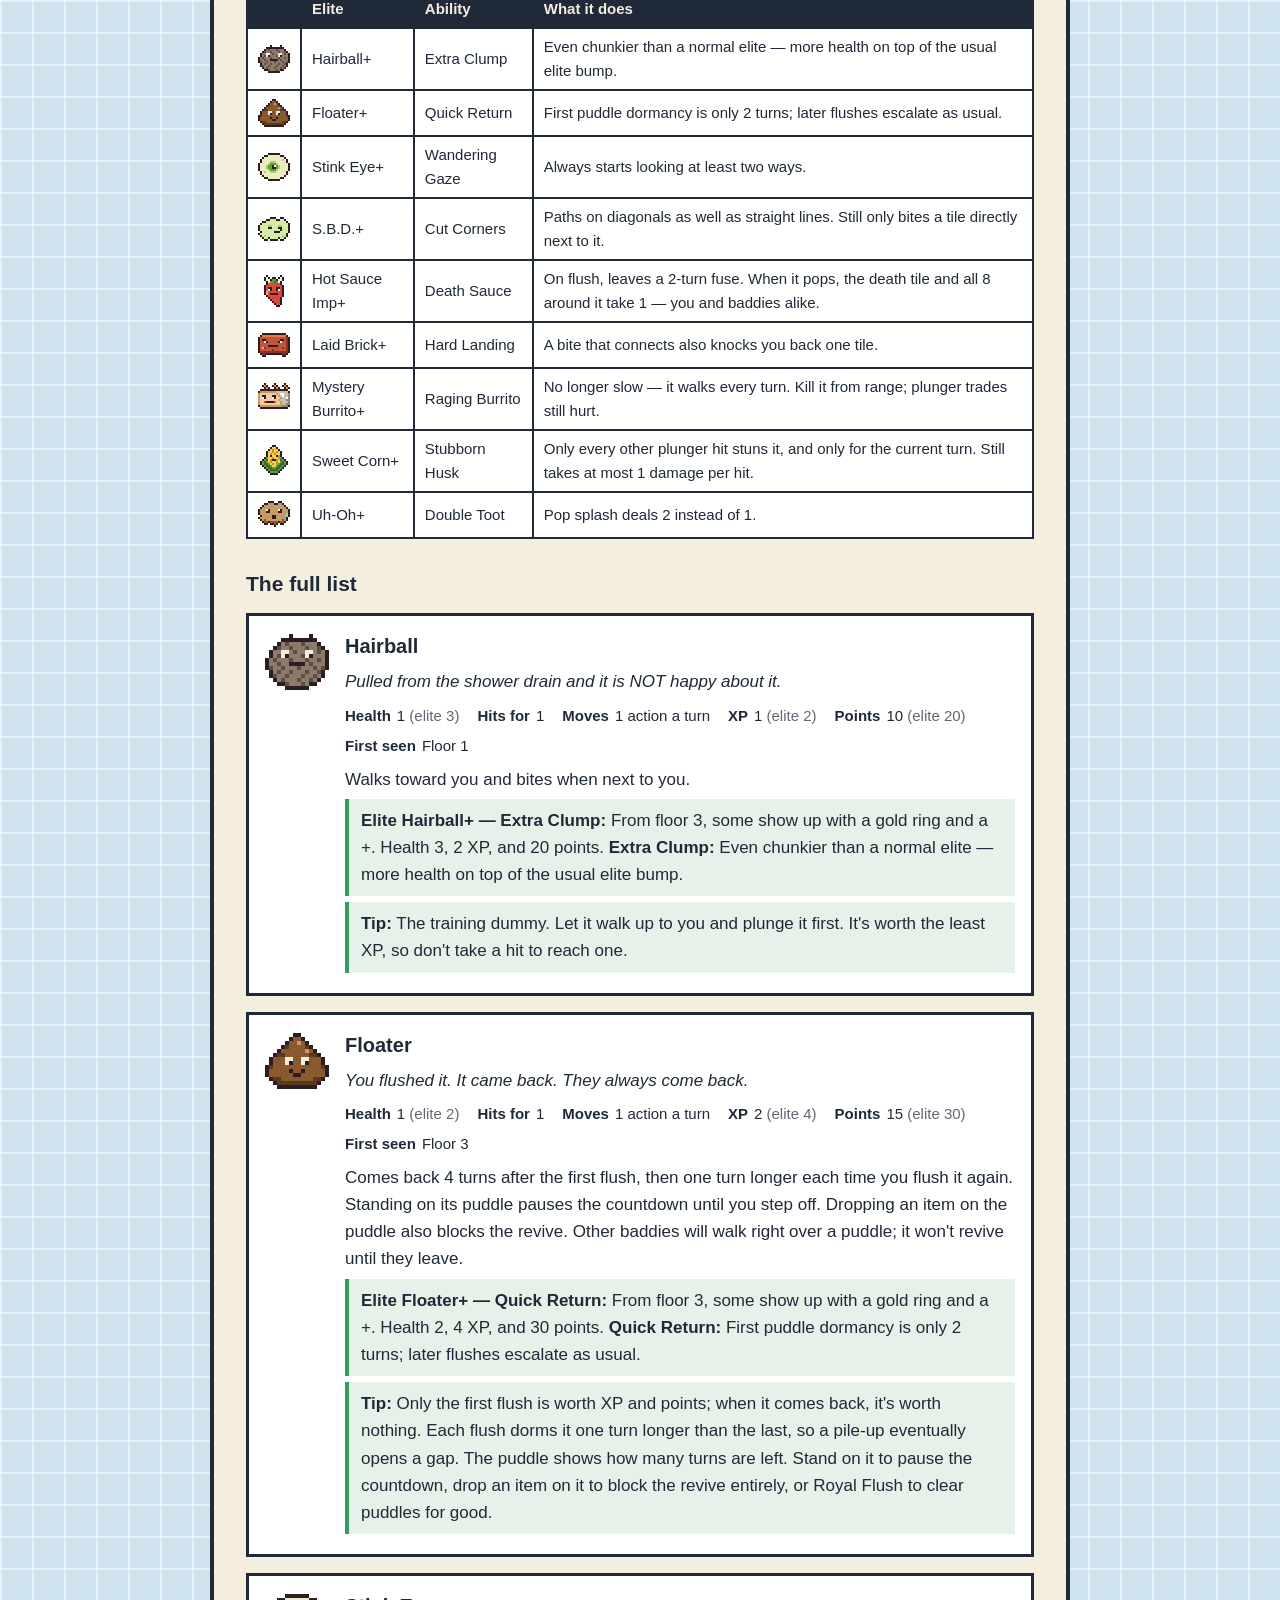
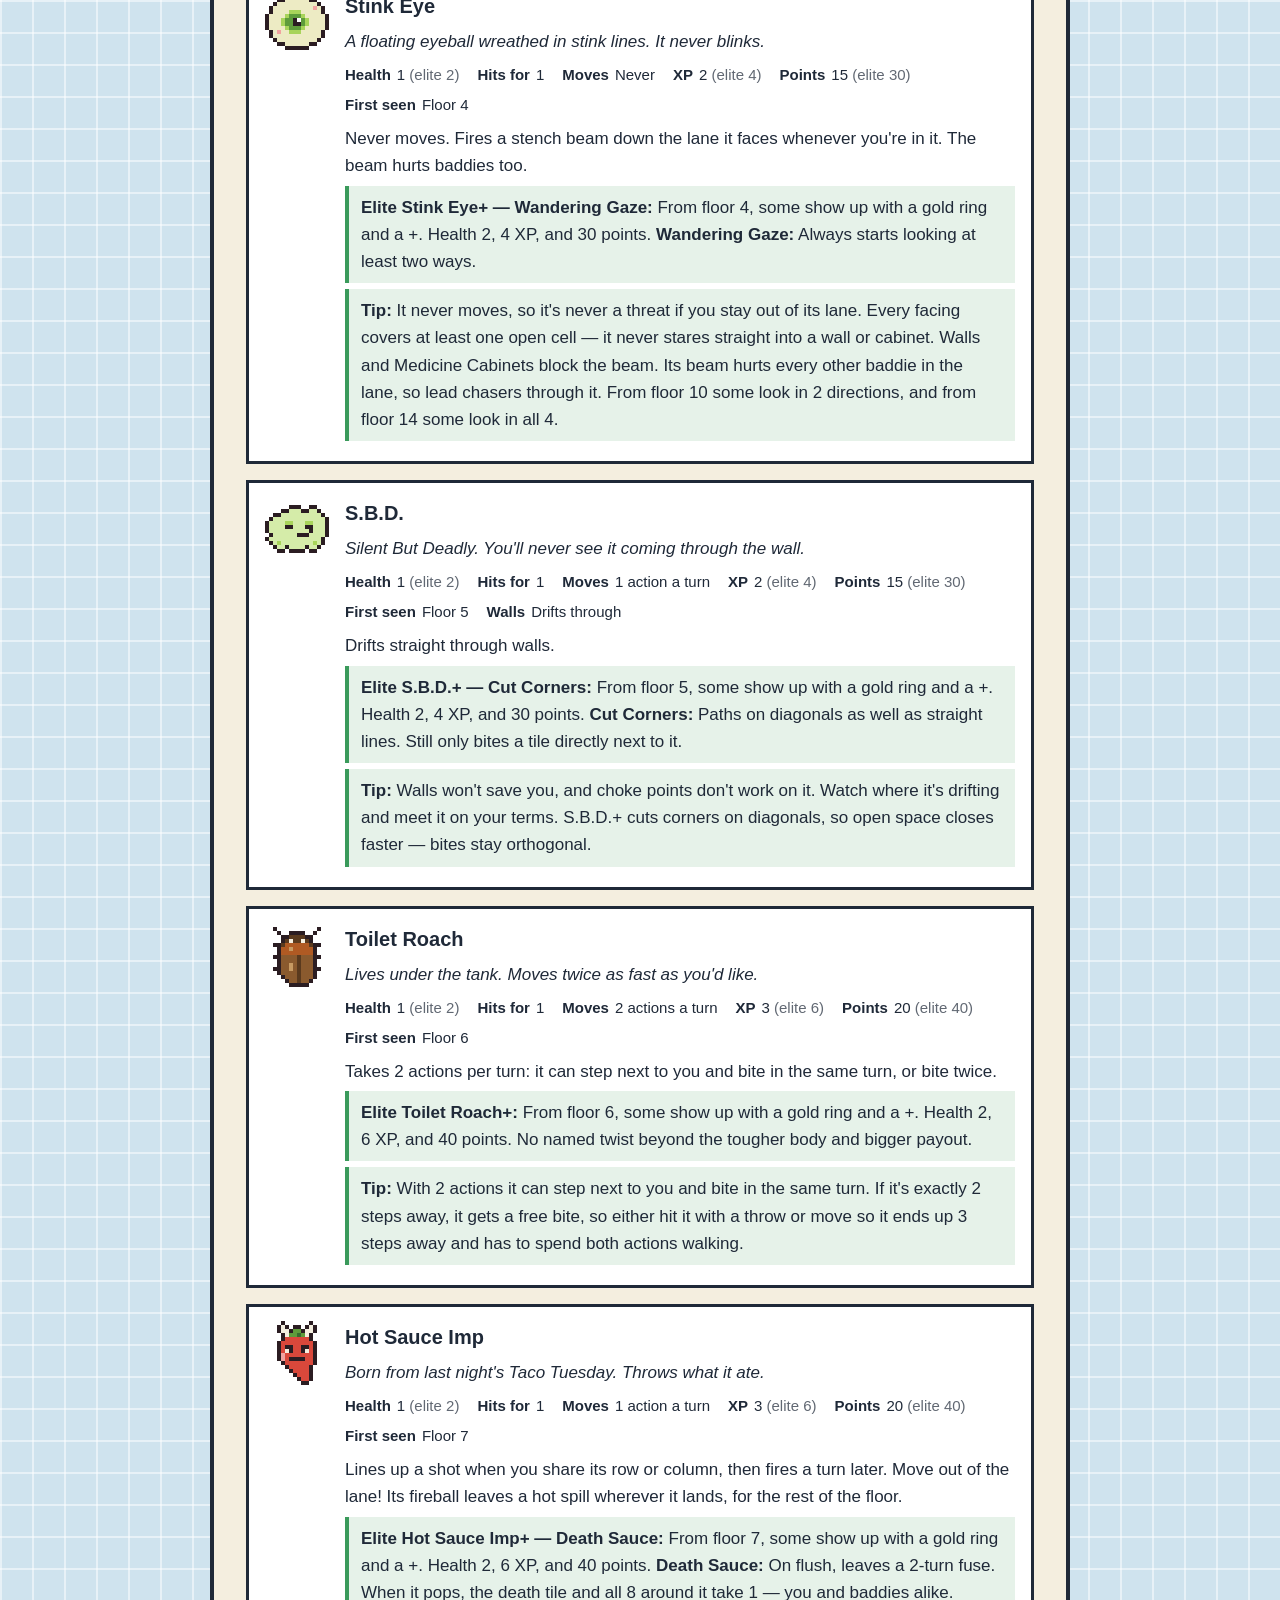
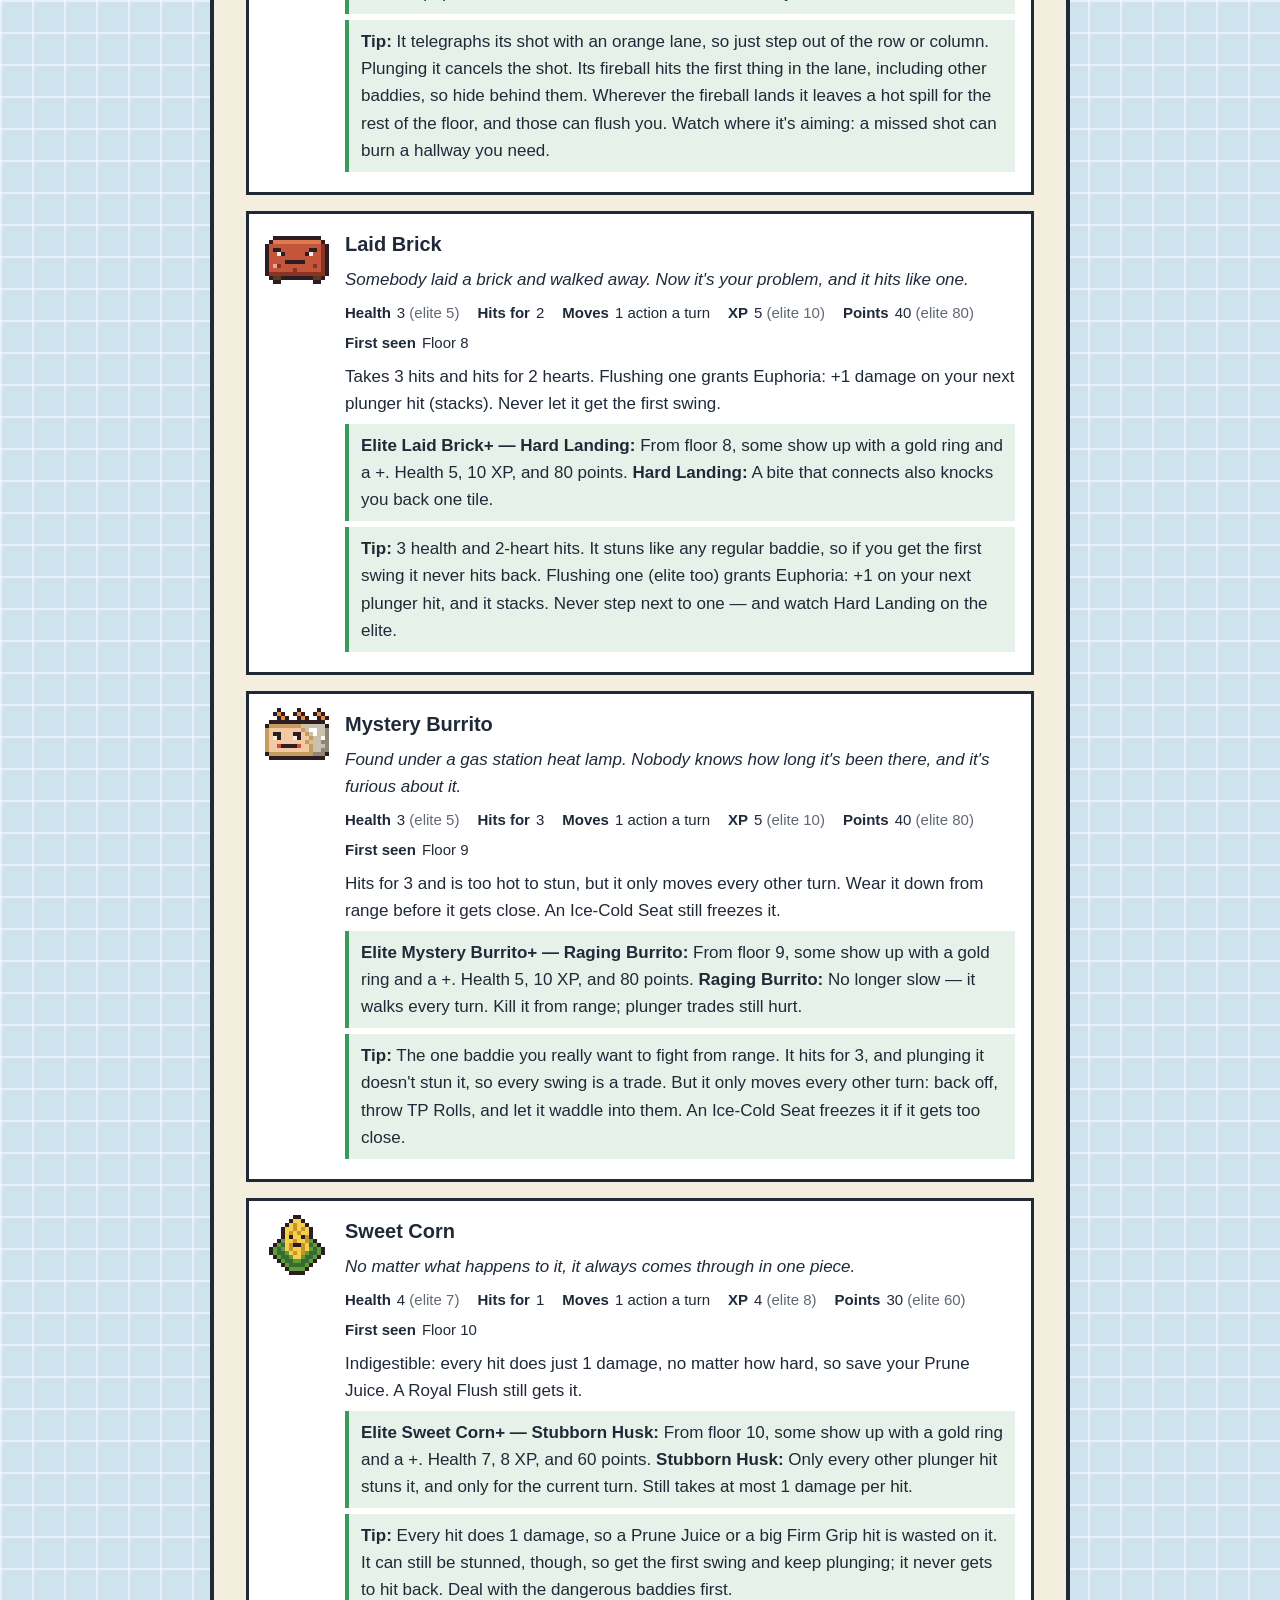
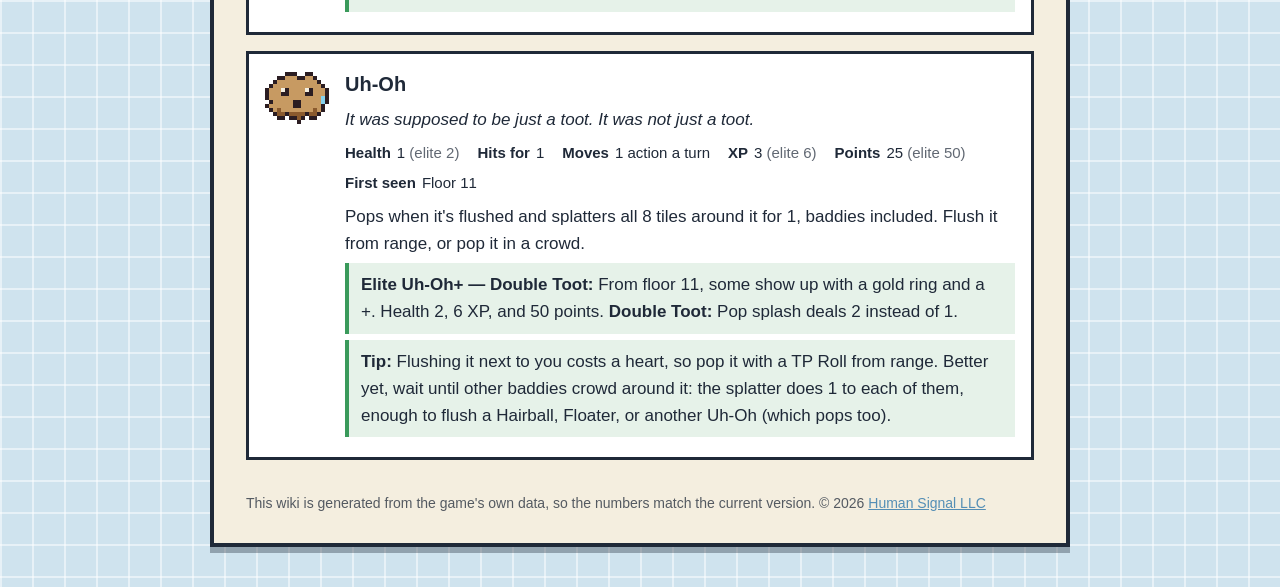
<file: potty-rogue/wiki/baddies.html>
<!doctype html>
<html lang="en">
<head>
  <meta charset="utf-8">
  <meta name="viewport" content="width=device-width, initial-scale=1">
  <title>Baddies · Potty Rogue Wiki</title>
  <link rel="stylesheet" href="../style.css">
</head>
<body>
<main class="wiki">
  <p class="crumbs"><a href="../">Potty Rogue</a> › <a href="index.html">Wiki</a></p>
  <nav class="wiki-nav">
    <a href="index.html">Wiki Home</a>
    <a href="story.html">Story</a>
    <a class="current" href="baddies.html">Baddies</a>
    <a href="bosses.html">Bosses</a>
    <a href="items.html">Items</a>
    <a href="guild.html">Guild</a>
    <a href="perks.html">Perks</a>
    <a href="floors.html">Floors</a>
    <a href="tips.html">Tips & Tricks</a>
    <a href="achievements.html">Achievements</a>
    <a href="releases.html">Release Notes</a>
  </nav>
  <h1>Baddies</h1>
<p class="lead">Everything that lives in the pipes, apart from the bosses. Melee baddies only attack straight up, down, left, or right, and every plunger hit stuns.</p>
<div class="table-wrap"><table>
<tr><th></th><th>Baddie</th><th>Health</th><th>Elite HP</th><th>Hits for</th><th>XP</th><th>Elite XP</th><th>Points</th><th>First floor</th></tr>
<tr><td><img class="sprite" src="img/enemy_hairball.png" width="32" height="32" alt="Hairball"></td><td><a href="#hairball">Hairball</a></td><td>1</td><td>3</td><td>1</td><td>1</td><td>2</td><td>10</td><td>1</td></tr>
<tr><td><img class="sprite" src="img/enemy_floater.png" width="32" height="32" alt="Floater"></td><td><a href="#floater">Floater</a></td><td>1</td><td>2</td><td>1</td><td>2</td><td>4</td><td>15</td><td>3</td></tr>
<tr><td><img class="sprite" src="img/enemy_stinkEye.png" width="32" height="32" alt="Stink Eye"></td><td><a href="#stink-eye">Stink Eye</a></td><td>1</td><td>2</td><td>1</td><td>2</td><td>4</td><td>15</td><td>4</td></tr>
<tr><td><img class="sprite" src="img/enemy_sbd.png" width="32" height="32" alt="S.B.D."></td><td><a href="#sbd">S.B.D.</a></td><td>1</td><td>2</td><td>1</td><td>2</td><td>4</td><td>15</td><td>5</td></tr>
<tr><td><img class="sprite" src="img/enemy_toiletRoach.png" width="32" height="32" alt="Toilet Roach"></td><td><a href="#toilet-roach">Toilet Roach</a></td><td>1</td><td>2</td><td>1</td><td>3</td><td>6</td><td>20</td><td>6</td></tr>
<tr><td><img class="sprite" src="img/enemy_hotSauceImp.png" width="32" height="32" alt="Hot Sauce Imp"></td><td><a href="#hot-sauce-imp">Hot Sauce Imp</a></td><td>1</td><td>2</td><td>1</td><td>3</td><td>6</td><td>20</td><td>7</td></tr>
<tr><td><img class="sprite" src="img/enemy_laidBrick.png" width="32" height="32" alt="Laid Brick"></td><td><a href="#laid-brick">Laid Brick</a></td><td>3</td><td>5</td><td>2</td><td>5</td><td>10</td><td>40</td><td>8</td></tr>
<tr><td><img class="sprite" src="img/enemy_burrito.png" width="32" height="32" alt="Mystery Burrito"></td><td><a href="#mystery-burrito">Mystery Burrito</a></td><td>3</td><td>5</td><td>3</td><td>5</td><td>10</td><td>40</td><td>9</td></tr>
<tr><td><img class="sprite" src="img/enemy_sweetCorn.png" width="32" height="32" alt="Sweet Corn"></td><td><a href="#sweet-corn">Sweet Corn</a></td><td>4</td><td>7</td><td>1</td><td>4</td><td>8</td><td>30</td><td>10</td></tr>
<tr><td><img class="sprite" src="img/enemy_uhOh.png" width="32" height="32" alt="Uh-Oh"></td><td><a href="#uhoh">Uh-Oh</a></td><td>1</td><td>2</td><td>1</td><td>3</td><td>6</td><td>25</td><td>11</td></tr>
</table></div>
<h2>Elites</h2>
<p>From floor 3, any regular baddie can show up as an <strong>elite</strong>, with a gold ring and a + after its name. Elites have 175% health (rounded), give double XP and double points, and each kind brings its own named special. Toilet Roach+ is bulk only — no named twist beyond the shared elite bump.</p>
<p>At most 1 elite per floor through floor 15, 2 through floor 25, then uncapped. The boss floor never spawns elites.</p>
<div class="table-wrap"><table>
<tr><th>Floor</th><th>Elite chance per baddie</th><th>Max elites</th></tr>
<tr><td>3</td><td>5%</td><td>1</td></tr>
<tr><td>6</td><td>14%</td><td>1</td></tr>
<tr><td>8</td><td>20%</td><td>1</td></tr>
<tr><td>10</td><td>26%</td><td>1</td></tr>
<tr><td>12</td><td>32%</td><td>1</td></tr>
<tr><td>15</td><td>41%</td><td>1</td></tr>
<tr><td>16</td><td>44%</td><td>2</td></tr>
<tr><td>20</td><td>50%</td><td>2</td></tr>
<tr><td>25</td><td>50%</td><td>2</td></tr>
<tr><td>26</td><td>50%</td><td>∞</td></tr>
</table></div>
<p class="muted">The chance keeps rising by 3% a floor and tops out at 50%.</p>
<div class="table-wrap"><table>
<tr><th></th><th>Elite</th><th>Ability</th><th>What it does</th></tr>
<tr><td><img class="sprite" src="img/enemy_hairball.png" width="32" height="32" alt="Hairball"></td><td>Hairball+</td><td>Extra Clump</td><td>Even chunkier than a normal elite — more health on top of the usual elite bump.</td></tr>
<tr><td><img class="sprite" src="img/enemy_floater.png" width="32" height="32" alt="Floater"></td><td>Floater+</td><td>Quick Return</td><td>First puddle dormancy is only 2 turns; later flushes escalate as usual.</td></tr>
<tr><td><img class="sprite" src="img/enemy_stinkEye.png" width="32" height="32" alt="Stink Eye"></td><td>Stink Eye+</td><td>Wandering Gaze</td><td>Always starts looking at least two ways.</td></tr>
<tr><td><img class="sprite" src="img/enemy_sbd.png" width="32" height="32" alt="S.B.D."></td><td>S.B.D.+</td><td>Cut Corners</td><td>Paths on diagonals as well as straight lines. Still only bites a tile directly next to it.</td></tr>
<tr><td><img class="sprite" src="img/enemy_hotSauceImp.png" width="32" height="32" alt="Hot Sauce Imp"></td><td>Hot Sauce Imp+</td><td>Death Sauce</td><td>On flush, leaves a 2-turn fuse. When it pops, the death tile and all 8 around it take 1 — you and baddies alike.</td></tr>
<tr><td><img class="sprite" src="img/enemy_laidBrick.png" width="32" height="32" alt="Laid Brick"></td><td>Laid Brick+</td><td>Hard Landing</td><td>A bite that connects also knocks you back one tile.</td></tr>
<tr><td><img class="sprite" src="img/enemy_burrito.png" width="32" height="32" alt="Mystery Burrito"></td><td>Mystery Burrito+</td><td>Raging Burrito</td><td>No longer slow — it walks every turn. Kill it from range; plunger trades still hurt.</td></tr>
<tr><td><img class="sprite" src="img/enemy_sweetCorn.png" width="32" height="32" alt="Sweet Corn"></td><td>Sweet Corn+</td><td>Stubborn Husk</td><td>Only every other plunger hit stuns it, and only for the current turn. Still takes at most 1 damage per hit.</td></tr>
<tr><td><img class="sprite" src="img/enemy_uhOh.png" width="32" height="32" alt="Uh-Oh"></td><td>Uh-Oh+</td><td>Double Toot</td><td>Pop splash deals 2 instead of 1.</td></tr>
</table></div>
<h2>The full list</h2>
<section class="entry" id="hairball">
  <div class="entry-art"><img class="sprite" src="img/enemy_hairball.png" width="64" height="64" alt="Hairball"></div>
  <div class="entry-text">
    <h3>Hairball</h3>
    <p class="flavor">Pulled from the shower drain and it is NOT happy about it.</p>
<dl class="stats"><div><dt>Health</dt><dd>1 <span class="muted">(elite 3)</span></dd></div><div><dt>Hits for</dt><dd>1</dd></div><div><dt>Moves</dt><dd>1 action a turn</dd></div><div><dt>XP</dt><dd>1 <span class="muted">(elite 2)</span></dd></div><div><dt>Points</dt><dd>10 <span class="muted">(elite 20)</span></dd></div><div><dt>First seen</dt><dd>Floor 1</dd></div></dl>
<p>Walks toward you and bites when next to you.</p>
<p class="tip"><strong>Elite Hairball+ — Extra Clump:</strong> From floor 3, some show up with a gold ring and a +. Health 3, 2 XP, and 20 points. <strong>Extra Clump:</strong> Even chunkier than a normal elite — more health on top of the usual elite bump.</p>
<p class="tip"><strong>Tip:</strong> The training dummy. Let it walk up to you and plunge it first. It's worth the least XP, so don't take a hit to reach one.</p>
  </div>
</section>
<section class="entry" id="floater">
  <div class="entry-art"><img class="sprite" src="img/enemy_floater.png" width="64" height="64" alt="Floater"></div>
  <div class="entry-text">
    <h3>Floater</h3>
    <p class="flavor">You flushed it. It came back. They always come back.</p>
<dl class="stats"><div><dt>Health</dt><dd>1 <span class="muted">(elite 2)</span></dd></div><div><dt>Hits for</dt><dd>1</dd></div><div><dt>Moves</dt><dd>1 action a turn</dd></div><div><dt>XP</dt><dd>2 <span class="muted">(elite 4)</span></dd></div><div><dt>Points</dt><dd>15 <span class="muted">(elite 30)</span></dd></div><div><dt>First seen</dt><dd>Floor 3</dd></div></dl>
<p>Comes back 4 turns after the first flush, then one turn longer each time you flush it again. Standing on its puddle pauses the countdown until you step off. Dropping an item on the puddle also blocks the revive. Other baddies will walk right over a puddle; it won't revive until they leave.</p>
<p class="tip"><strong>Elite Floater+ — Quick Return:</strong> From floor 3, some show up with a gold ring and a +. Health 2, 4 XP, and 30 points. <strong>Quick Return:</strong> First puddle dormancy is only 2 turns; later flushes escalate as usual.</p>
<p class="tip"><strong>Tip:</strong> Only the first flush is worth XP and points; when it comes back, it's worth nothing. Each flush dorms it one turn longer than the last, so a pile-up eventually opens a gap. The puddle shows how many turns are left. Stand on it to pause the countdown, drop an item on it to block the revive entirely, or Royal Flush to clear puddles for good.</p>
  </div>
</section>
<section class="entry" id="stink-eye">
  <div class="entry-art"><img class="sprite" src="img/enemy_stinkEye.png" width="64" height="64" alt="Stink Eye"></div>
  <div class="entry-text">
    <h3>Stink Eye</h3>
    <p class="flavor">A floating eyeball wreathed in stink lines. It never blinks.</p>
<dl class="stats"><div><dt>Health</dt><dd>1 <span class="muted">(elite 2)</span></dd></div><div><dt>Hits for</dt><dd>1</dd></div><div><dt>Moves</dt><dd>Never</dd></div><div><dt>XP</dt><dd>2 <span class="muted">(elite 4)</span></dd></div><div><dt>Points</dt><dd>15 <span class="muted">(elite 30)</span></dd></div><div><dt>First seen</dt><dd>Floor 4</dd></div></dl>
<p>Never moves. Fires a stench beam down the lane it faces whenever you're in it. The beam hurts baddies too.</p>
<p class="tip"><strong>Elite Stink Eye+ — Wandering Gaze:</strong> From floor 4, some show up with a gold ring and a +. Health 2, 4 XP, and 30 points. <strong>Wandering Gaze:</strong> Always starts looking at least two ways.</p>
<p class="tip"><strong>Tip:</strong> It never moves, so it's never a threat if you stay out of its lane. Every facing covers at least one open cell — it never stares straight into a wall or cabinet. Walls and Medicine Cabinets block the beam. Its beam hurts every other baddie in the lane, so lead chasers through it. From floor 10 some look in 2 directions, and from floor 14 some look in all 4.</p>
  </div>
</section>
<section class="entry" id="sbd">
  <div class="entry-art"><img class="sprite" src="img/enemy_sbd.png" width="64" height="64" alt="S.B.D."></div>
  <div class="entry-text">
    <h3>S.B.D.</h3>
    <p class="flavor">Silent But Deadly. You'll never see it coming through the wall.</p>
<dl class="stats"><div><dt>Health</dt><dd>1 <span class="muted">(elite 2)</span></dd></div><div><dt>Hits for</dt><dd>1</dd></div><div><dt>Moves</dt><dd>1 action a turn</dd></div><div><dt>XP</dt><dd>2 <span class="muted">(elite 4)</span></dd></div><div><dt>Points</dt><dd>15 <span class="muted">(elite 30)</span></dd></div><div><dt>First seen</dt><dd>Floor 5</dd></div><div><dt>Walls</dt><dd>Drifts through</dd></div></dl>
<p>Drifts straight through walls.</p>
<p class="tip"><strong>Elite S.B.D.+ — Cut Corners:</strong> From floor 5, some show up with a gold ring and a +. Health 2, 4 XP, and 30 points. <strong>Cut Corners:</strong> Paths on diagonals as well as straight lines. Still only bites a tile directly next to it.</p>
<p class="tip"><strong>Tip:</strong> Walls won't save you, and choke points don't work on it. Watch where it's drifting and meet it on your terms. S.B.D.+ cuts corners on diagonals, so open space closes faster — bites stay orthogonal.</p>
  </div>
</section>
<section class="entry" id="toilet-roach">
  <div class="entry-art"><img class="sprite" src="img/enemy_toiletRoach.png" width="64" height="64" alt="Toilet Roach"></div>
  <div class="entry-text">
    <h3>Toilet Roach</h3>
    <p class="flavor">Lives under the tank. Moves twice as fast as you'd like.</p>
<dl class="stats"><div><dt>Health</dt><dd>1 <span class="muted">(elite 2)</span></dd></div><div><dt>Hits for</dt><dd>1</dd></div><div><dt>Moves</dt><dd>2 actions a turn</dd></div><div><dt>XP</dt><dd>3 <span class="muted">(elite 6)</span></dd></div><div><dt>Points</dt><dd>20 <span class="muted">(elite 40)</span></dd></div><div><dt>First seen</dt><dd>Floor 6</dd></div></dl>
<p>Takes 2 actions per turn: it can step next to you and bite in the same turn, or bite twice.</p>
<p class="tip"><strong>Elite Toilet Roach+:</strong> From floor 6, some show up with a gold ring and a +. Health 2, 6 XP, and 40 points. No named twist beyond the tougher body and bigger payout.</p>
<p class="tip"><strong>Tip:</strong> With 2 actions it can step next to you and bite in the same turn. If it's exactly 2 steps away, it gets a free bite, so either hit it with a throw or move so it ends up 3 steps away and has to spend both actions walking.</p>
  </div>
</section>
<section class="entry" id="hot-sauce-imp">
  <div class="entry-art"><img class="sprite" src="img/enemy_hotSauceImp.png" width="64" height="64" alt="Hot Sauce Imp"></div>
  <div class="entry-text">
    <h3>Hot Sauce Imp</h3>
    <p class="flavor">Born from last night's Taco Tuesday. Throws what it ate.</p>
<dl class="stats"><div><dt>Health</dt><dd>1 <span class="muted">(elite 2)</span></dd></div><div><dt>Hits for</dt><dd>1</dd></div><div><dt>Moves</dt><dd>1 action a turn</dd></div><div><dt>XP</dt><dd>3 <span class="muted">(elite 6)</span></dd></div><div><dt>Points</dt><dd>20 <span class="muted">(elite 40)</span></dd></div><div><dt>First seen</dt><dd>Floor 7</dd></div></dl>
<p>Lines up a shot when you share its row or column, then fires a turn later. Move out of the lane! Its fireball leaves a hot spill wherever it lands, for the rest of the floor.</p>
<p class="tip"><strong>Elite Hot Sauce Imp+ — Death Sauce:</strong> From floor 7, some show up with a gold ring and a +. Health 2, 6 XP, and 40 points. <strong>Death Sauce:</strong> On flush, leaves a 2-turn fuse. When it pops, the death tile and all 8 around it take 1 — you and baddies alike.</p>
<p class="tip"><strong>Tip:</strong> It telegraphs its shot with an orange lane, so just step out of the row or column. Plunging it cancels the shot. Its fireball hits the first thing in the lane, including other baddies, so hide behind them. Wherever the fireball lands it leaves a hot spill for the rest of the floor, and those can flush you. Watch where it's aiming: a missed shot can burn a hallway you need.</p>
  </div>
</section>
<section class="entry" id="laid-brick">
  <div class="entry-art"><img class="sprite" src="img/enemy_laidBrick.png" width="64" height="64" alt="Laid Brick"></div>
  <div class="entry-text">
    <h3>Laid Brick</h3>
    <p class="flavor">Somebody laid a brick and walked away. Now it's your problem, and it hits like one.</p>
<dl class="stats"><div><dt>Health</dt><dd>3 <span class="muted">(elite 5)</span></dd></div><div><dt>Hits for</dt><dd>2</dd></div><div><dt>Moves</dt><dd>1 action a turn</dd></div><div><dt>XP</dt><dd>5 <span class="muted">(elite 10)</span></dd></div><div><dt>Points</dt><dd>40 <span class="muted">(elite 80)</span></dd></div><div><dt>First seen</dt><dd>Floor 8</dd></div></dl>
<p>Takes 3 hits and hits for 2 hearts. Flushing one grants Euphoria: +1 damage on your next plunger hit (stacks). Never let it get the first swing.</p>
<p class="tip"><strong>Elite Laid Brick+ — Hard Landing:</strong> From floor 8, some show up with a gold ring and a +. Health 5, 10 XP, and 80 points. <strong>Hard Landing:</strong> A bite that connects also knocks you back one tile.</p>
<p class="tip"><strong>Tip:</strong> 3 health and 2-heart hits. It stuns like any regular baddie, so if you get the first swing it never hits back. Flushing one (elite too) grants Euphoria: +1 on your next plunger hit, and it stacks. Never step next to one — and watch Hard Landing on the elite.</p>
  </div>
</section>
<section class="entry" id="mystery-burrito">
  <div class="entry-art"><img class="sprite" src="img/enemy_burrito.png" width="64" height="64" alt="Mystery Burrito"></div>
  <div class="entry-text">
    <h3>Mystery Burrito</h3>
    <p class="flavor">Found under a gas station heat lamp. Nobody knows how long it's been there, and it's furious about it.</p>
<dl class="stats"><div><dt>Health</dt><dd>3 <span class="muted">(elite 5)</span></dd></div><div><dt>Hits for</dt><dd>3</dd></div><div><dt>Moves</dt><dd>1 action a turn</dd></div><div><dt>XP</dt><dd>5 <span class="muted">(elite 10)</span></dd></div><div><dt>Points</dt><dd>40 <span class="muted">(elite 80)</span></dd></div><div><dt>First seen</dt><dd>Floor 9</dd></div></dl>
<p>Hits for 3 and is too hot to stun, but it only moves every other turn. Wear it down from range before it gets close. An Ice-Cold Seat still freezes it.</p>
<p class="tip"><strong>Elite Mystery Burrito+ — Raging Burrito:</strong> From floor 9, some show up with a gold ring and a +. Health 5, 10 XP, and 80 points. <strong>Raging Burrito:</strong> No longer slow — it walks every turn. Kill it from range; plunger trades still hurt.</p>
<p class="tip"><strong>Tip:</strong> The one baddie you really want to fight from range. It hits for 3, and plunging it doesn't stun it, so every swing is a trade. But it only moves every other turn: back off, throw TP Rolls, and let it waddle into them. An Ice-Cold Seat freezes it if it gets too close.</p>
  </div>
</section>
<section class="entry" id="sweet-corn">
  <div class="entry-art"><img class="sprite" src="img/enemy_sweetCorn.png" width="64" height="64" alt="Sweet Corn"></div>
  <div class="entry-text">
    <h3>Sweet Corn</h3>
    <p class="flavor">No matter what happens to it, it always comes through in one piece.</p>
<dl class="stats"><div><dt>Health</dt><dd>4 <span class="muted">(elite 7)</span></dd></div><div><dt>Hits for</dt><dd>1</dd></div><div><dt>Moves</dt><dd>1 action a turn</dd></div><div><dt>XP</dt><dd>4 <span class="muted">(elite 8)</span></dd></div><div><dt>Points</dt><dd>30 <span class="muted">(elite 60)</span></dd></div><div><dt>First seen</dt><dd>Floor 10</dd></div></dl>
<p>Indigestible: every hit does just 1 damage, no matter how hard, so save your Prune Juice. A Royal Flush still gets it.</p>
<p class="tip"><strong>Elite Sweet Corn+ — Stubborn Husk:</strong> From floor 10, some show up with a gold ring and a +. Health 7, 8 XP, and 60 points. <strong>Stubborn Husk:</strong> Only every other plunger hit stuns it, and only for the current turn. Still takes at most 1 damage per hit.</p>
<p class="tip"><strong>Tip:</strong> Every hit does 1 damage, so a Prune Juice or a big Firm Grip hit is wasted on it. It can still be stunned, though, so get the first swing and keep plunging; it never gets to hit back. Deal with the dangerous baddies first.</p>
  </div>
</section>
<section class="entry" id="uhoh">
  <div class="entry-art"><img class="sprite" src="img/enemy_uhOh.png" width="64" height="64" alt="Uh-Oh"></div>
  <div class="entry-text">
    <h3>Uh-Oh</h3>
    <p class="flavor">It was supposed to be just a toot. It was not just a toot.</p>
<dl class="stats"><div><dt>Health</dt><dd>1 <span class="muted">(elite 2)</span></dd></div><div><dt>Hits for</dt><dd>1</dd></div><div><dt>Moves</dt><dd>1 action a turn</dd></div><div><dt>XP</dt><dd>3 <span class="muted">(elite 6)</span></dd></div><div><dt>Points</dt><dd>25 <span class="muted">(elite 50)</span></dd></div><div><dt>First seen</dt><dd>Floor 11</dd></div></dl>
<p>Pops when it's flushed and splatters all 8 tiles around it for 1, baddies included. Flush it from range, or pop it in a crowd.</p>
<p class="tip"><strong>Elite Uh-Oh+ — Double Toot:</strong> From floor 11, some show up with a gold ring and a +. Health 2, 6 XP, and 50 points. <strong>Double Toot:</strong> Pop splash deals 2 instead of 1.</p>
<p class="tip"><strong>Tip:</strong> Flushing it next to you costs a heart, so pop it with a TP Roll from range. Better yet, wait until other baddies crowd around it: the splatter does 1 to each of them, enough to flush a Hairball, Floater, or another Uh-Oh (which pops too).</p>
  </div>
</section>
  <footer>This wiki is generated from the game's own data, so the numbers match the current version. &copy; 2026 <a href="../../">Human Signal LLC</a></footer>
</main>
</body>
</html>
</file>
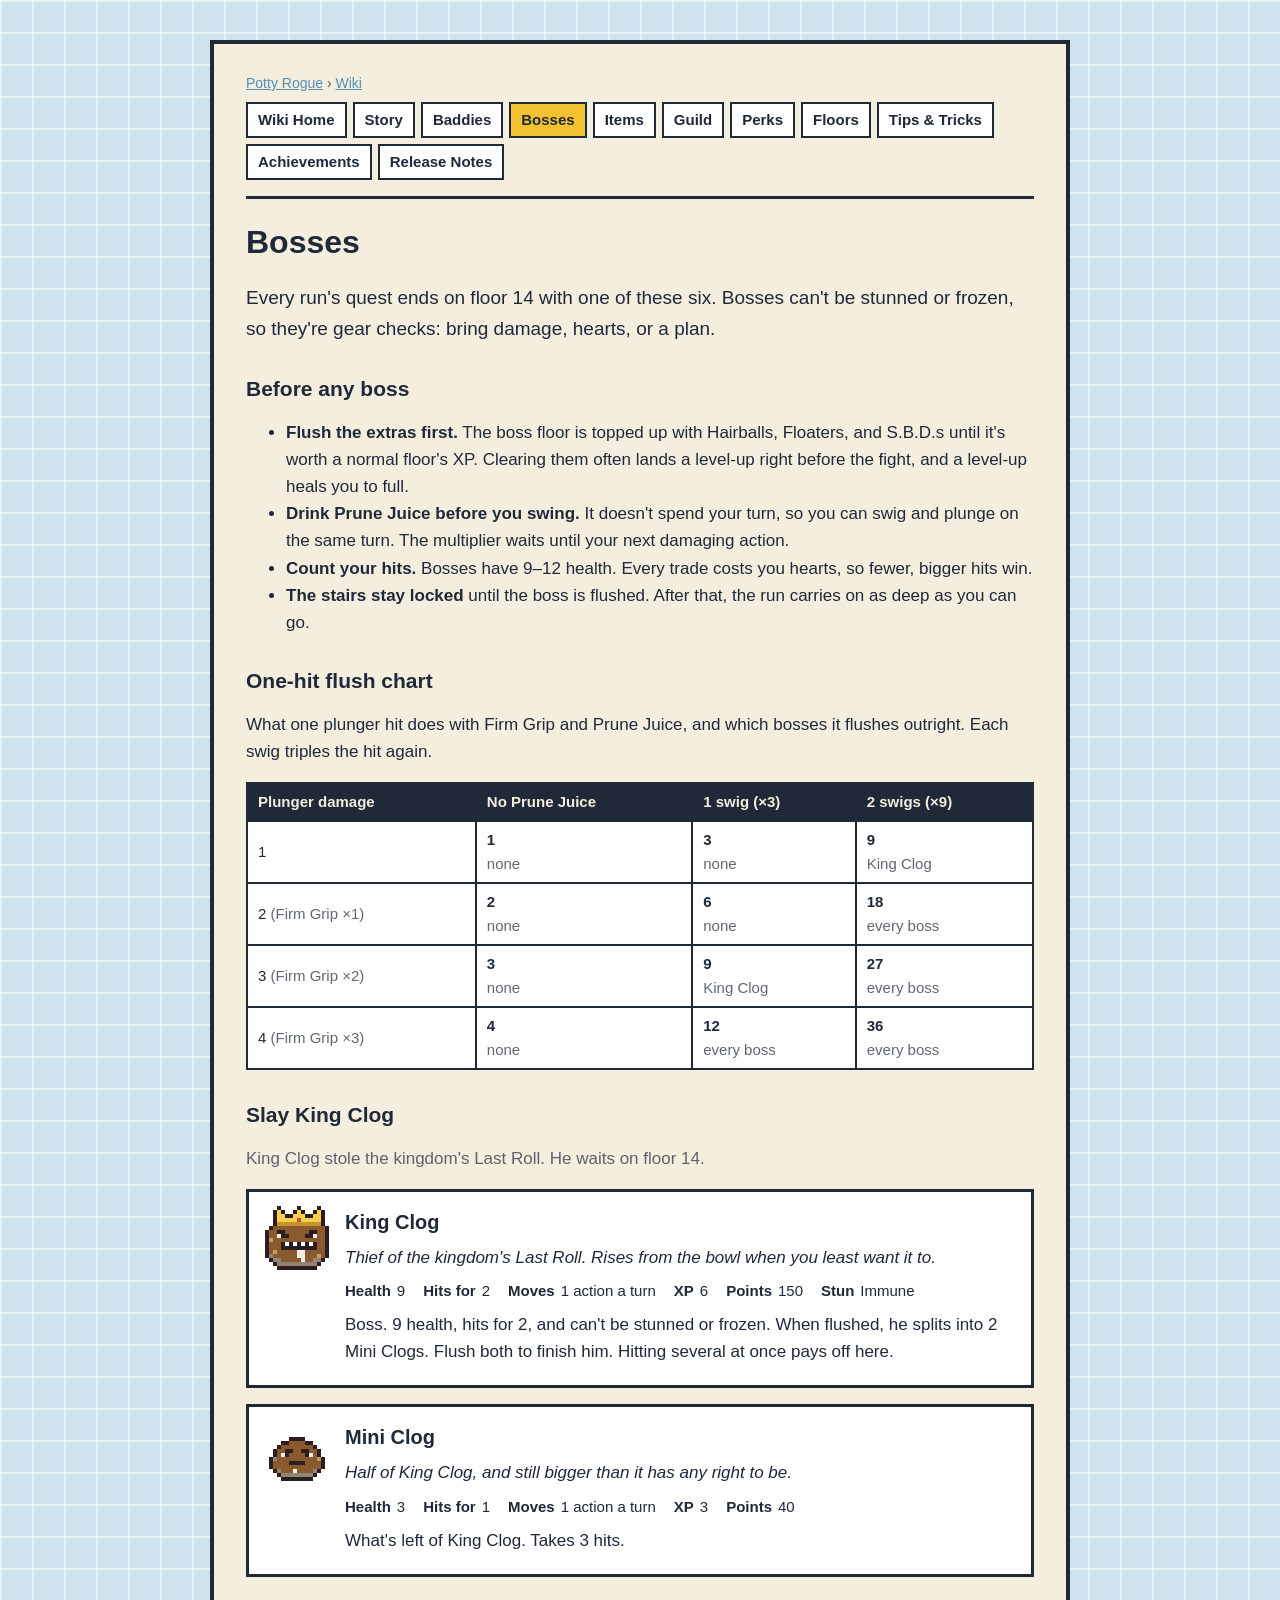
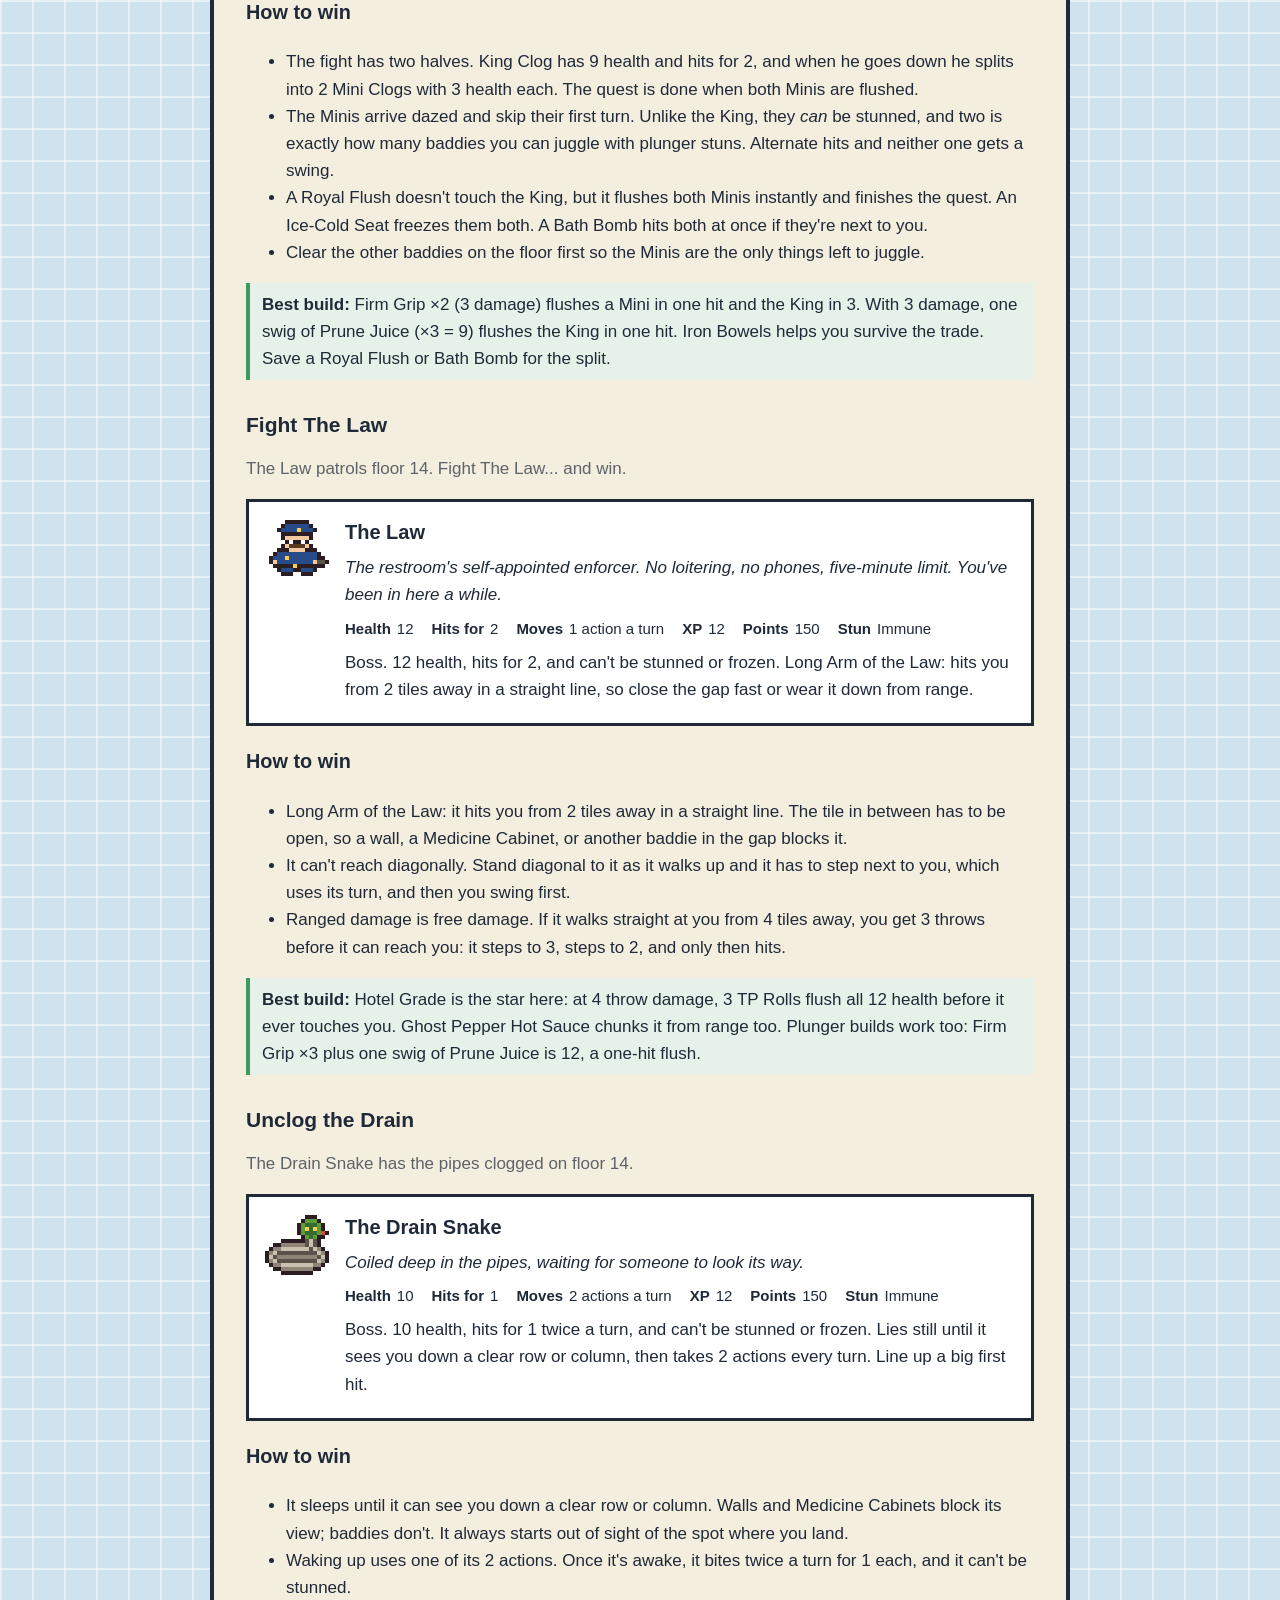
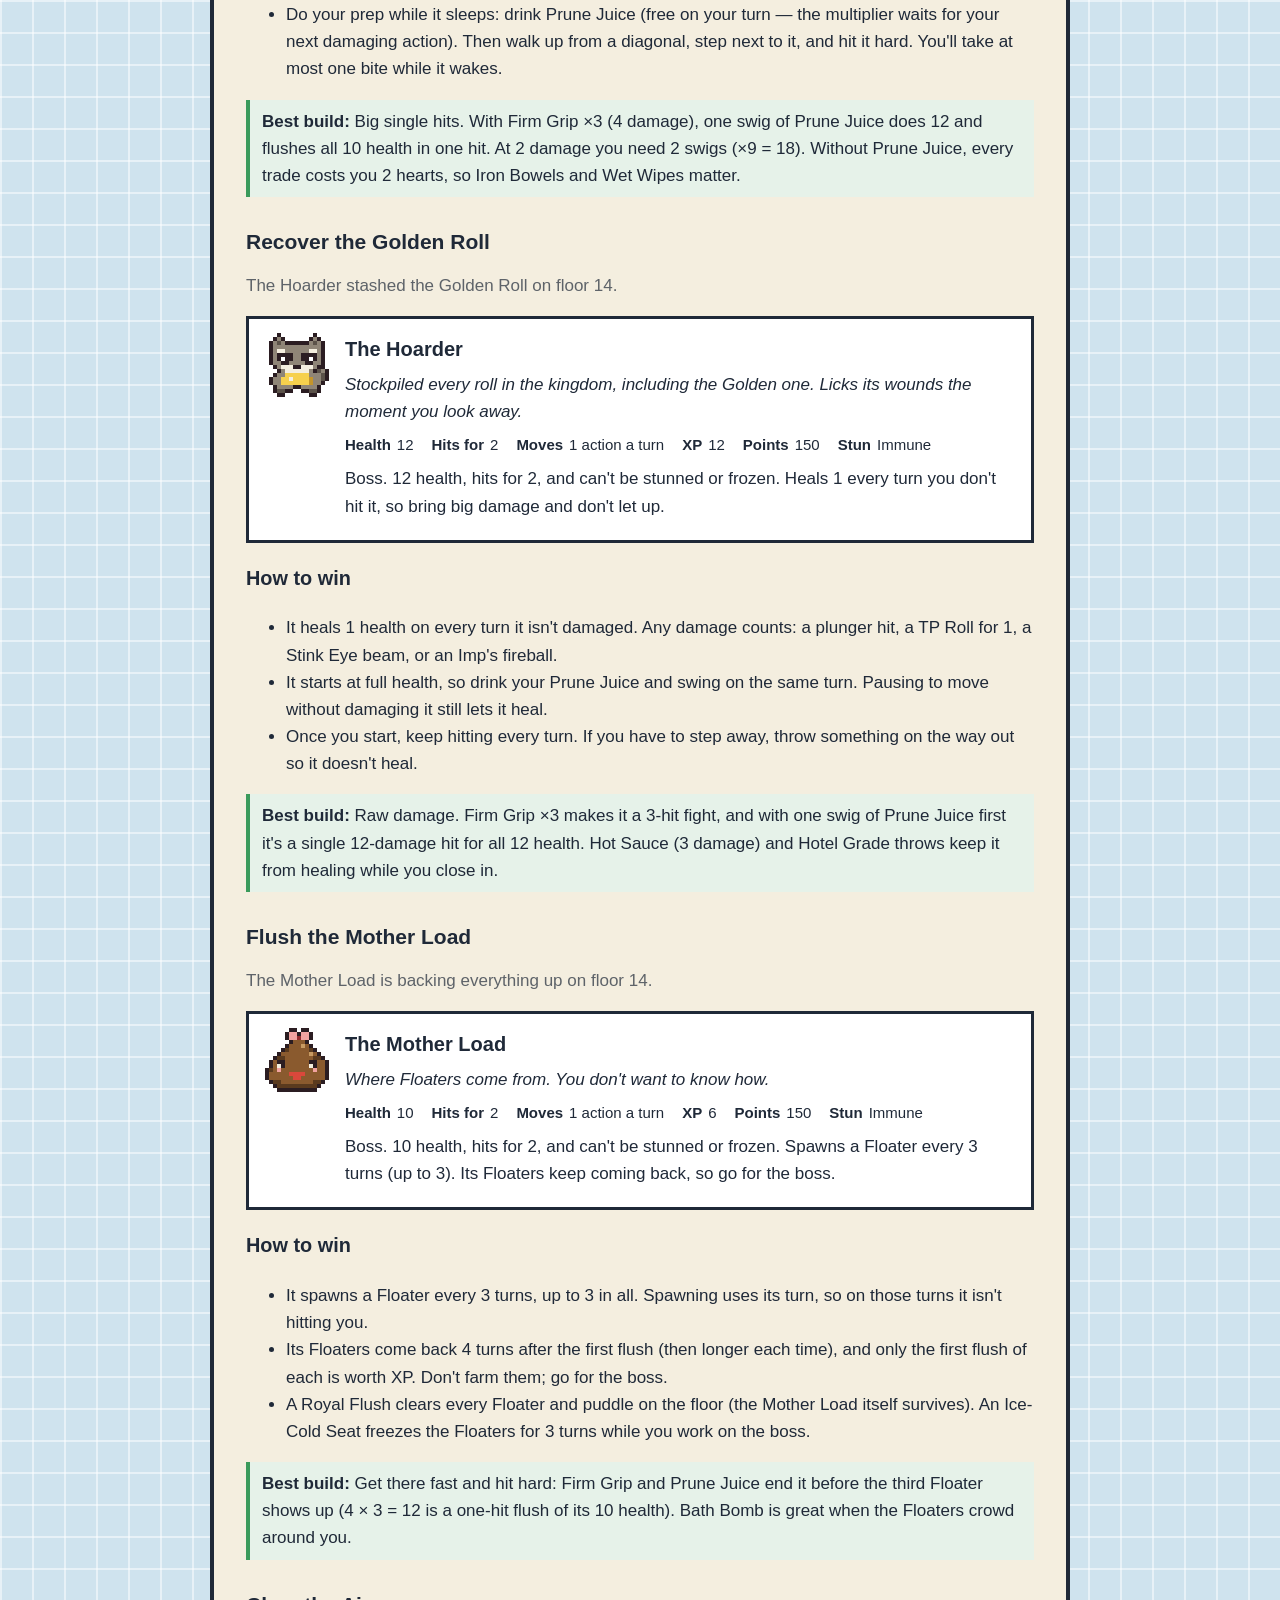
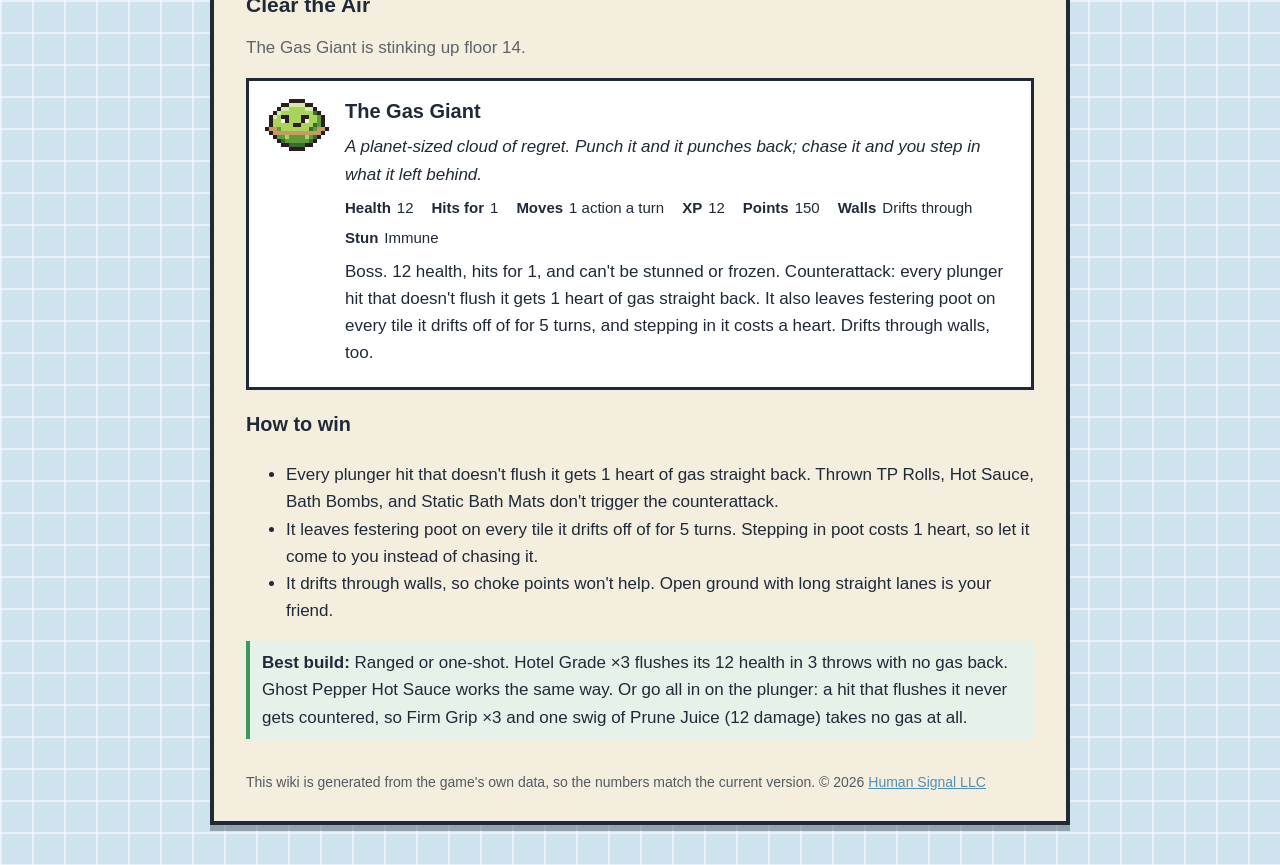
<file: potty-rogue/wiki/bosses.html>
<!doctype html>
<html lang="en">
<head>
  <meta charset="utf-8">
  <meta name="viewport" content="width=device-width, initial-scale=1">
  <title>Bosses · Potty Rogue Wiki</title>
  <link rel="stylesheet" href="../style.css">
</head>
<body>
<main class="wiki">
  <p class="crumbs"><a href="../">Potty Rogue</a> › <a href="index.html">Wiki</a></p>
  <nav class="wiki-nav">
    <a href="index.html">Wiki Home</a>
    <a href="story.html">Story</a>
    <a href="baddies.html">Baddies</a>
    <a class="current" href="bosses.html">Bosses</a>
    <a href="items.html">Items</a>
    <a href="guild.html">Guild</a>
    <a href="perks.html">Perks</a>
    <a href="floors.html">Floors</a>
    <a href="tips.html">Tips & Tricks</a>
    <a href="achievements.html">Achievements</a>
    <a href="releases.html">Release Notes</a>
  </nav>
  <h1>Bosses</h1>
<p class="lead">Every run's quest ends on floor 14 with one of these six. Bosses can't be stunned or frozen, so they're gear checks: bring damage, hearts, or a plan.</p>
<h2>Before any boss</h2>
<ul>
  <li><strong>Flush the extras first.</strong> The boss floor is topped up with Hairballs, Floaters, and S.B.D.s until it's worth a normal floor's XP. Clearing them often lands a level-up right before the fight, and a level-up heals you to full.</li>
  <li><strong>Drink Prune Juice before you swing.</strong> It doesn't spend your turn, so you can swig and plunge on the same turn. The multiplier waits until your next damaging action.</li>
  <li><strong>Count your hits.</strong> Bosses have 9–12 health. Every trade costs you hearts, so fewer, bigger hits win.</li>
  <li><strong>The stairs stay locked</strong> until the boss is flushed. After that, the run carries on as deep as you can go.</li>
</ul>
<h2>One-hit flush chart</h2>
<p>What one plunger hit does with Firm Grip and Prune Juice, and which bosses it flushes outright. Each swig triples the hit again.</p>
<div class="table-wrap"><table>
<tr><th>Plunger damage</th><th>No Prune Juice</th><th>1 swig (×3)</th><th>2 swigs (×9)</th></tr>
<tr><td>1</td><td><strong>1</strong><br><span class="muted">none</span></td><td><strong>3</strong><br><span class="muted">none</span></td><td><strong>9</strong><br><span class="muted">King Clog</span></td></tr>
<tr><td>2 <span class="muted">(Firm Grip ×1)</span></td><td><strong>2</strong><br><span class="muted">none</span></td><td><strong>6</strong><br><span class="muted">none</span></td><td><strong>18</strong><br><span class="muted">every boss</span></td></tr>
<tr><td>3 <span class="muted">(Firm Grip ×2)</span></td><td><strong>3</strong><br><span class="muted">none</span></td><td><strong>9</strong><br><span class="muted">King Clog</span></td><td><strong>27</strong><br><span class="muted">every boss</span></td></tr>
<tr><td>4 <span class="muted">(Firm Grip ×3)</span></td><td><strong>4</strong><br><span class="muted">none</span></td><td><strong>12</strong><br><span class="muted">every boss</span></td><td><strong>36</strong><br><span class="muted">every boss</span></td></tr>
</table></div>
<h2 id="king-clog-quest">Slay King Clog</h2>
<p class="muted">King Clog stole the kingdom's Last Roll. He waits on floor 14.</p>
<section class="entry" id="king-clog">
  <div class="entry-art"><img class="sprite" src="img/enemy_kingClog.png" width="64" height="64" alt="King Clog"></div>
  <div class="entry-text">
    <h3>King Clog</h3>
    <p class="flavor">Thief of the kingdom's Last Roll. Rises from the bowl when you least want it to.</p>
<dl class="stats"><div><dt>Health</dt><dd>9</dd></div><div><dt>Hits for</dt><dd>2</dd></div><div><dt>Moves</dt><dd>1 action a turn</dd></div><div><dt>XP</dt><dd>6</dd></div><div><dt>Points</dt><dd>150</dd></div><div><dt>Stun</dt><dd>Immune</dd></div></dl>
<p>Boss. 9 health, hits for 2, and can't be stunned or frozen. When flushed, he splits into 2 Mini Clogs. Flush both to finish him. Hitting several at once pays off here.</p>
  </div>
</section><section class="entry" id="mini-clog">
  <div class="entry-art"><img class="sprite" src="img/enemy_miniClog.png" width="64" height="64" alt="Mini Clog"></div>
  <div class="entry-text">
    <h3>Mini Clog</h3>
    <p class="flavor">Half of King Clog, and still bigger than it has any right to be.</p>
<dl class="stats"><div><dt>Health</dt><dd>3</dd></div><div><dt>Hits for</dt><dd>1</dd></div><div><dt>Moves</dt><dd>1 action a turn</dd></div><div><dt>XP</dt><dd>3</dd></div><div><dt>Points</dt><dd>40</dd></div></dl>
<p>What's left of King Clog. Takes 3 hits.</p>
  </div>
</section><h3>How to win</h3>
<ul><li>The fight has two halves. King Clog has 9 health and hits for 2, and when he goes down he splits into 2 Mini Clogs with 3 health each. The quest is done when both Minis are flushed.</li><li>The Minis arrive dazed and skip their first turn. Unlike the King, they <em>can</em> be stunned, and two is exactly how many baddies you can juggle with plunger stuns. Alternate hits and neither one gets a swing.</li><li>A Royal Flush doesn't touch the King, but it flushes both Minis instantly and finishes the quest. An Ice-Cold Seat freezes them both. A Bath Bomb hits both at once if they're next to you.</li><li>Clear the other baddies on the floor first so the Minis are the only things left to juggle.</li></ul>
<p class="tip"><strong>Best build:</strong> Firm Grip ×2 (3 damage) flushes a Mini in one hit and the King in 3. With 3 damage, one swig of Prune Juice (×3 = 9) flushes the King in one hit. Iron Bowels helps you survive the trade. Save a Royal Flush or Bath Bomb for the split.</p>
<h2 id="the-law-quest">Fight The Law</h2>
<p class="muted">The Law patrols floor 14. Fight The Law... and win.</p>
<section class="entry" id="the-law">
  <div class="entry-art"><img class="sprite" src="img/enemy_theLaw.png" width="64" height="64" alt="The Law"></div>
  <div class="entry-text">
    <h3>The Law</h3>
    <p class="flavor">The restroom's self-appointed enforcer. No loitering, no phones, five-minute limit. You've been in here a while.</p>
<dl class="stats"><div><dt>Health</dt><dd>12</dd></div><div><dt>Hits for</dt><dd>2</dd></div><div><dt>Moves</dt><dd>1 action a turn</dd></div><div><dt>XP</dt><dd>12</dd></div><div><dt>Points</dt><dd>150</dd></div><div><dt>Stun</dt><dd>Immune</dd></div></dl>
<p>Boss. 12 health, hits for 2, and can't be stunned or frozen. Long Arm of the Law: hits you from 2 tiles away in a straight line, so close the gap fast or wear it down from range.</p>
  </div>
</section><h3>How to win</h3>
<ul><li>Long Arm of the Law: it hits you from 2 tiles away in a straight line. The tile in between has to be open, so a wall, a Medicine Cabinet, or another baddie in the gap blocks it.</li><li>It can't reach diagonally. Stand diagonal to it as it walks up and it has to step next to you, which uses its turn, and then you swing first.</li><li>Ranged damage is free damage. If it walks straight at you from 4 tiles away, you get 3 throws before it can reach you: it steps to 3, steps to 2, and only then hits.</li></ul>
<p class="tip"><strong>Best build:</strong> Hotel Grade is the star here: at 4 throw damage, 3 TP Rolls flush all 12 health before it ever touches you. Ghost Pepper Hot Sauce chunks it from range too. Plunger builds work too: Firm Grip ×3 plus one swig of Prune Juice is 12, a one-hit flush.</p>
<h2 id="the-drain-snake-quest">Unclog the Drain</h2>
<p class="muted">The Drain Snake has the pipes clogged on floor 14.</p>
<section class="entry" id="the-drain-snake">
  <div class="entry-art"><img class="sprite" src="img/enemy_drainSnake.png" width="64" height="64" alt="The Drain Snake"></div>
  <div class="entry-text">
    <h3>The Drain Snake</h3>
    <p class="flavor">Coiled deep in the pipes, waiting for someone to look its way.</p>
<dl class="stats"><div><dt>Health</dt><dd>10</dd></div><div><dt>Hits for</dt><dd>1</dd></div><div><dt>Moves</dt><dd>2 actions a turn</dd></div><div><dt>XP</dt><dd>12</dd></div><div><dt>Points</dt><dd>150</dd></div><div><dt>Stun</dt><dd>Immune</dd></div></dl>
<p>Boss. 10 health, hits for 1 twice a turn, and can't be stunned or frozen. Lies still until it sees you down a clear row or column, then takes 2 actions every turn. Line up a big first hit.</p>
  </div>
</section><h3>How to win</h3>
<ul><li>It sleeps until it can see you down a clear row or column. Walls and Medicine Cabinets block its view; baddies don't. It always starts out of sight of the spot where you land.</li><li>Waking up uses one of its 2 actions. Once it's awake, it bites twice a turn for 1 each, and it can't be stunned.</li><li>Do your prep while it sleeps: drink Prune Juice (free on your turn — the multiplier waits for your next damaging action). Then walk up from a diagonal, step next to it, and hit it hard. You'll take at most one bite while it wakes.</li></ul>
<p class="tip"><strong>Best build:</strong> Big single hits. With Firm Grip ×3 (4 damage), one swig of Prune Juice does 12 and flushes all 10 health in one hit. At 2 damage you need 2 swigs (×9 = 18). Without Prune Juice, every trade costs you 2 hearts, so Iron Bowels and Wet Wipes matter.</p>
<h2 id="the-hoarder-quest">Recover the Golden Roll</h2>
<p class="muted">The Hoarder stashed the Golden Roll on floor 14.</p>
<section class="entry" id="the-hoarder">
  <div class="entry-art"><img class="sprite" src="img/enemy_hoarder.png" width="64" height="64" alt="The Hoarder"></div>
  <div class="entry-text">
    <h3>The Hoarder</h3>
    <p class="flavor">Stockpiled every roll in the kingdom, including the Golden one. Licks its wounds the moment you look away.</p>
<dl class="stats"><div><dt>Health</dt><dd>12</dd></div><div><dt>Hits for</dt><dd>2</dd></div><div><dt>Moves</dt><dd>1 action a turn</dd></div><div><dt>XP</dt><dd>12</dd></div><div><dt>Points</dt><dd>150</dd></div><div><dt>Stun</dt><dd>Immune</dd></div></dl>
<p>Boss. 12 health, hits for 2, and can't be stunned or frozen. Heals 1 every turn you don't hit it, so bring big damage and don't let up.</p>
  </div>
</section><h3>How to win</h3>
<ul><li>It heals 1 health on every turn it isn't damaged. Any damage counts: a plunger hit, a TP Roll for 1, a Stink Eye beam, or an Imp's fireball.</li><li>It starts at full health, so drink your Prune Juice and swing on the same turn. Pausing to move without damaging it still lets it heal.</li><li>Once you start, keep hitting every turn. If you have to step away, throw something on the way out so it doesn't heal.</li></ul>
<p class="tip"><strong>Best build:</strong> Raw damage. Firm Grip ×3 makes it a 3-hit fight, and with one swig of Prune Juice first it's a single 12-damage hit for all 12 health. Hot Sauce (3 damage) and Hotel Grade throws keep it from healing while you close in.</p>
<h2 id="the-mother-load-quest">Flush the Mother Load</h2>
<p class="muted">The Mother Load is backing everything up on floor 14.</p>
<section class="entry" id="the-mother-load">
  <div class="entry-art"><img class="sprite" src="img/enemy_motherLoad.png" width="64" height="64" alt="The Mother Load"></div>
  <div class="entry-text">
    <h3>The Mother Load</h3>
    <p class="flavor">Where Floaters come from. You don't want to know how.</p>
<dl class="stats"><div><dt>Health</dt><dd>10</dd></div><div><dt>Hits for</dt><dd>2</dd></div><div><dt>Moves</dt><dd>1 action a turn</dd></div><div><dt>XP</dt><dd>6</dd></div><div><dt>Points</dt><dd>150</dd></div><div><dt>Stun</dt><dd>Immune</dd></div></dl>
<p>Boss. 10 health, hits for 2, and can't be stunned or frozen. Spawns a Floater every 3 turns (up to 3). Its Floaters keep coming back, so go for the boss.</p>
  </div>
</section><h3>How to win</h3>
<ul><li>It spawns a Floater every 3 turns, up to 3 in all. Spawning uses its turn, so on those turns it isn't hitting you.</li><li>Its Floaters come back 4 turns after the first flush (then longer each time), and only the first flush of each is worth XP. Don't farm them; go for the boss.</li><li>A Royal Flush clears every Floater and puddle on the floor (the Mother Load itself survives). An Ice-Cold Seat freezes the Floaters for 3 turns while you work on the boss.</li></ul>
<p class="tip"><strong>Best build:</strong> Get there fast and hit hard: Firm Grip and Prune Juice end it before the third Floater shows up (4 × 3 = 12 is a one-hit flush of its 10 health). Bath Bomb is great when the Floaters crowd around you.</p>
<h2 id="the-gas-giant-quest">Clear the Air</h2>
<p class="muted">The Gas Giant is stinking up floor 14.</p>
<section class="entry" id="the-gas-giant">
  <div class="entry-art"><img class="sprite" src="img/enemy_gasGiant.png" width="64" height="64" alt="The Gas Giant"></div>
  <div class="entry-text">
    <h3>The Gas Giant</h3>
    <p class="flavor">A planet-sized cloud of regret. Punch it and it punches back; chase it and you step in what it left behind.</p>
<dl class="stats"><div><dt>Health</dt><dd>12</dd></div><div><dt>Hits for</dt><dd>1</dd></div><div><dt>Moves</dt><dd>1 action a turn</dd></div><div><dt>XP</dt><dd>12</dd></div><div><dt>Points</dt><dd>150</dd></div><div><dt>Walls</dt><dd>Drifts through</dd></div><div><dt>Stun</dt><dd>Immune</dd></div></dl>
<p>Boss. 12 health, hits for 1, and can't be stunned or frozen. Counterattack: every plunger hit that doesn't flush it gets 1 heart of gas straight back. It also leaves festering poot on every tile it drifts off of for 5 turns, and stepping in it costs a heart. Drifts through walls, too.</p>
  </div>
</section><h3>How to win</h3>
<ul><li>Every plunger hit that doesn't flush it gets 1 heart of gas straight back. Thrown TP Rolls, Hot Sauce, Bath Bombs, and Static Bath Mats don't trigger the counterattack.</li><li>It leaves festering poot on every tile it drifts off of for 5 turns. Stepping in poot costs 1 heart, so let it come to you instead of chasing it.</li><li>It drifts through walls, so choke points won't help. Open ground with long straight lanes is your friend.</li></ul>
<p class="tip"><strong>Best build:</strong> Ranged or one-shot. Hotel Grade ×3 flushes its 12 health in 3 throws with no gas back. Ghost Pepper Hot Sauce works the same way. Or go all in on the plunger: a hit that flushes it never gets countered, so Firm Grip ×3 and one swig of Prune Juice (12 damage) takes no gas at all.</p>
  <footer>This wiki is generated from the game's own data, so the numbers match the current version. &copy; 2026 <a href="../../">Human Signal LLC</a></footer>
</main>
</body>
</html>
</file>
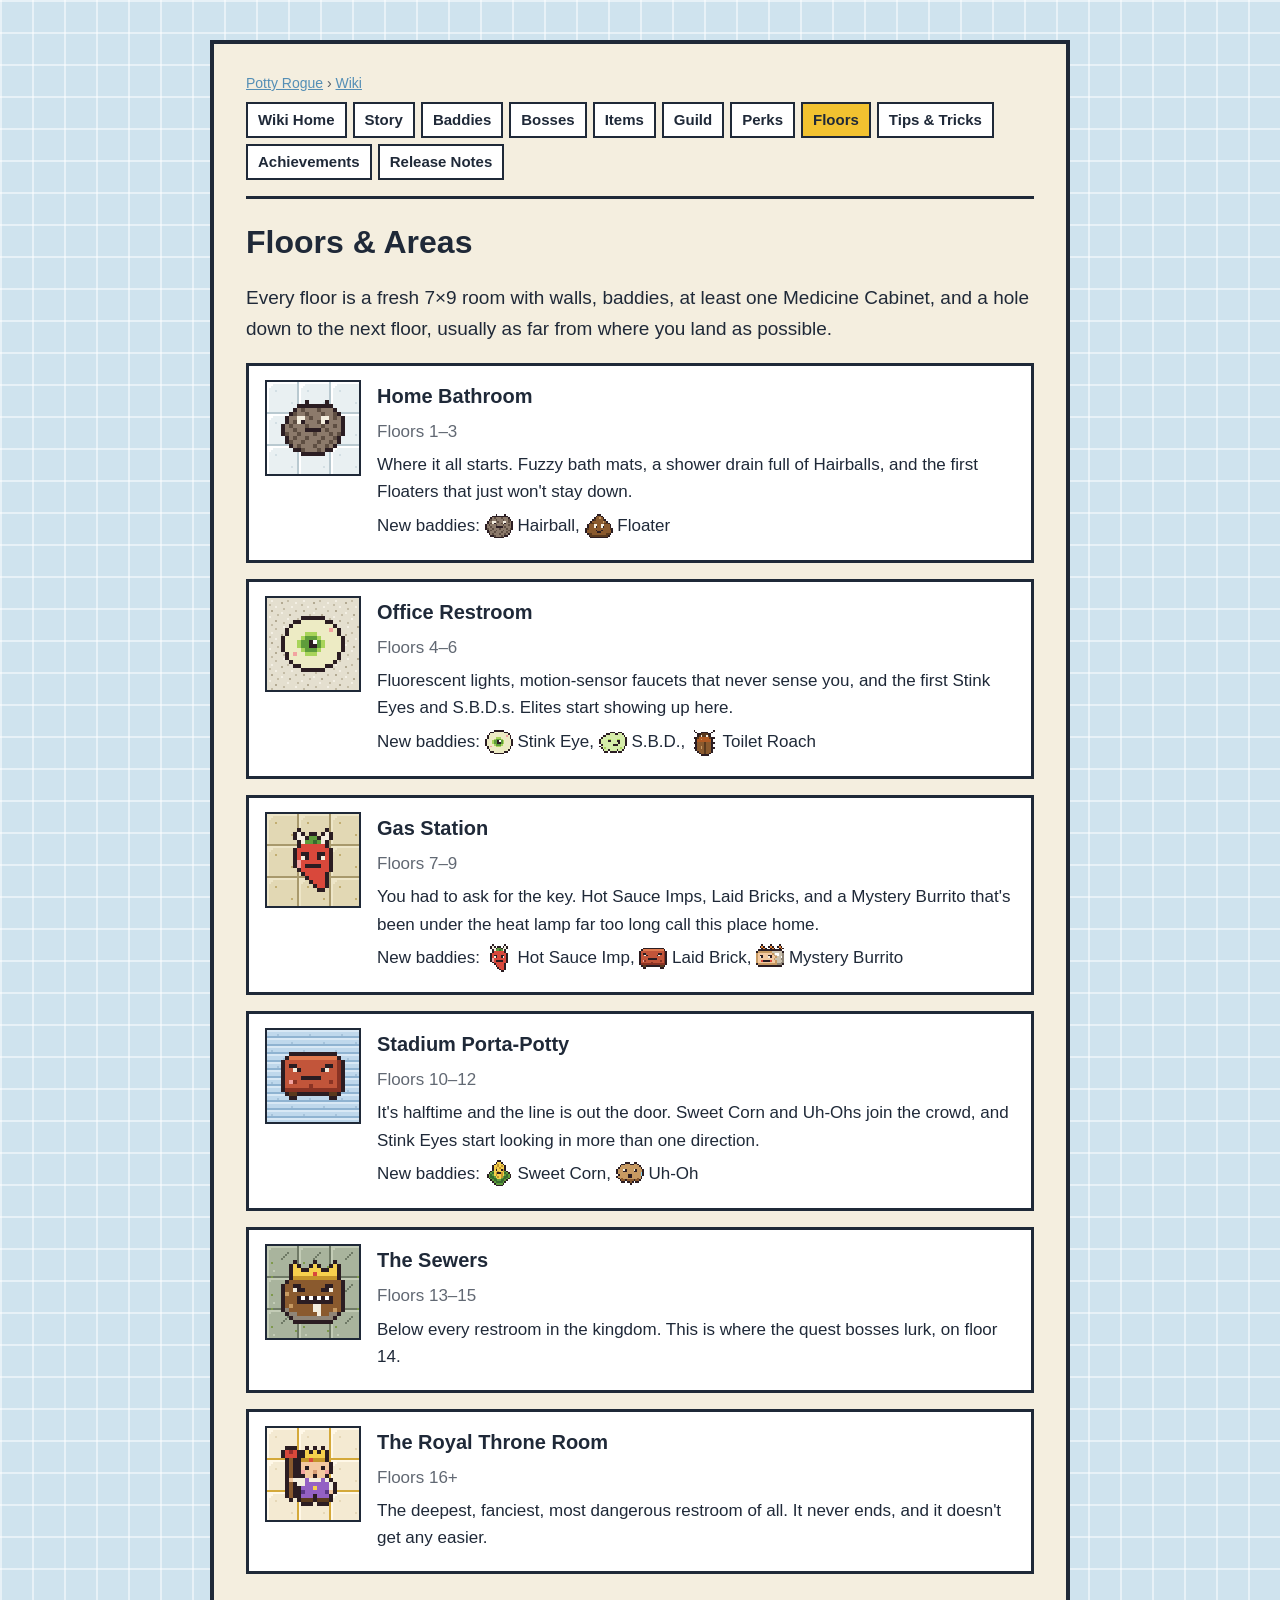
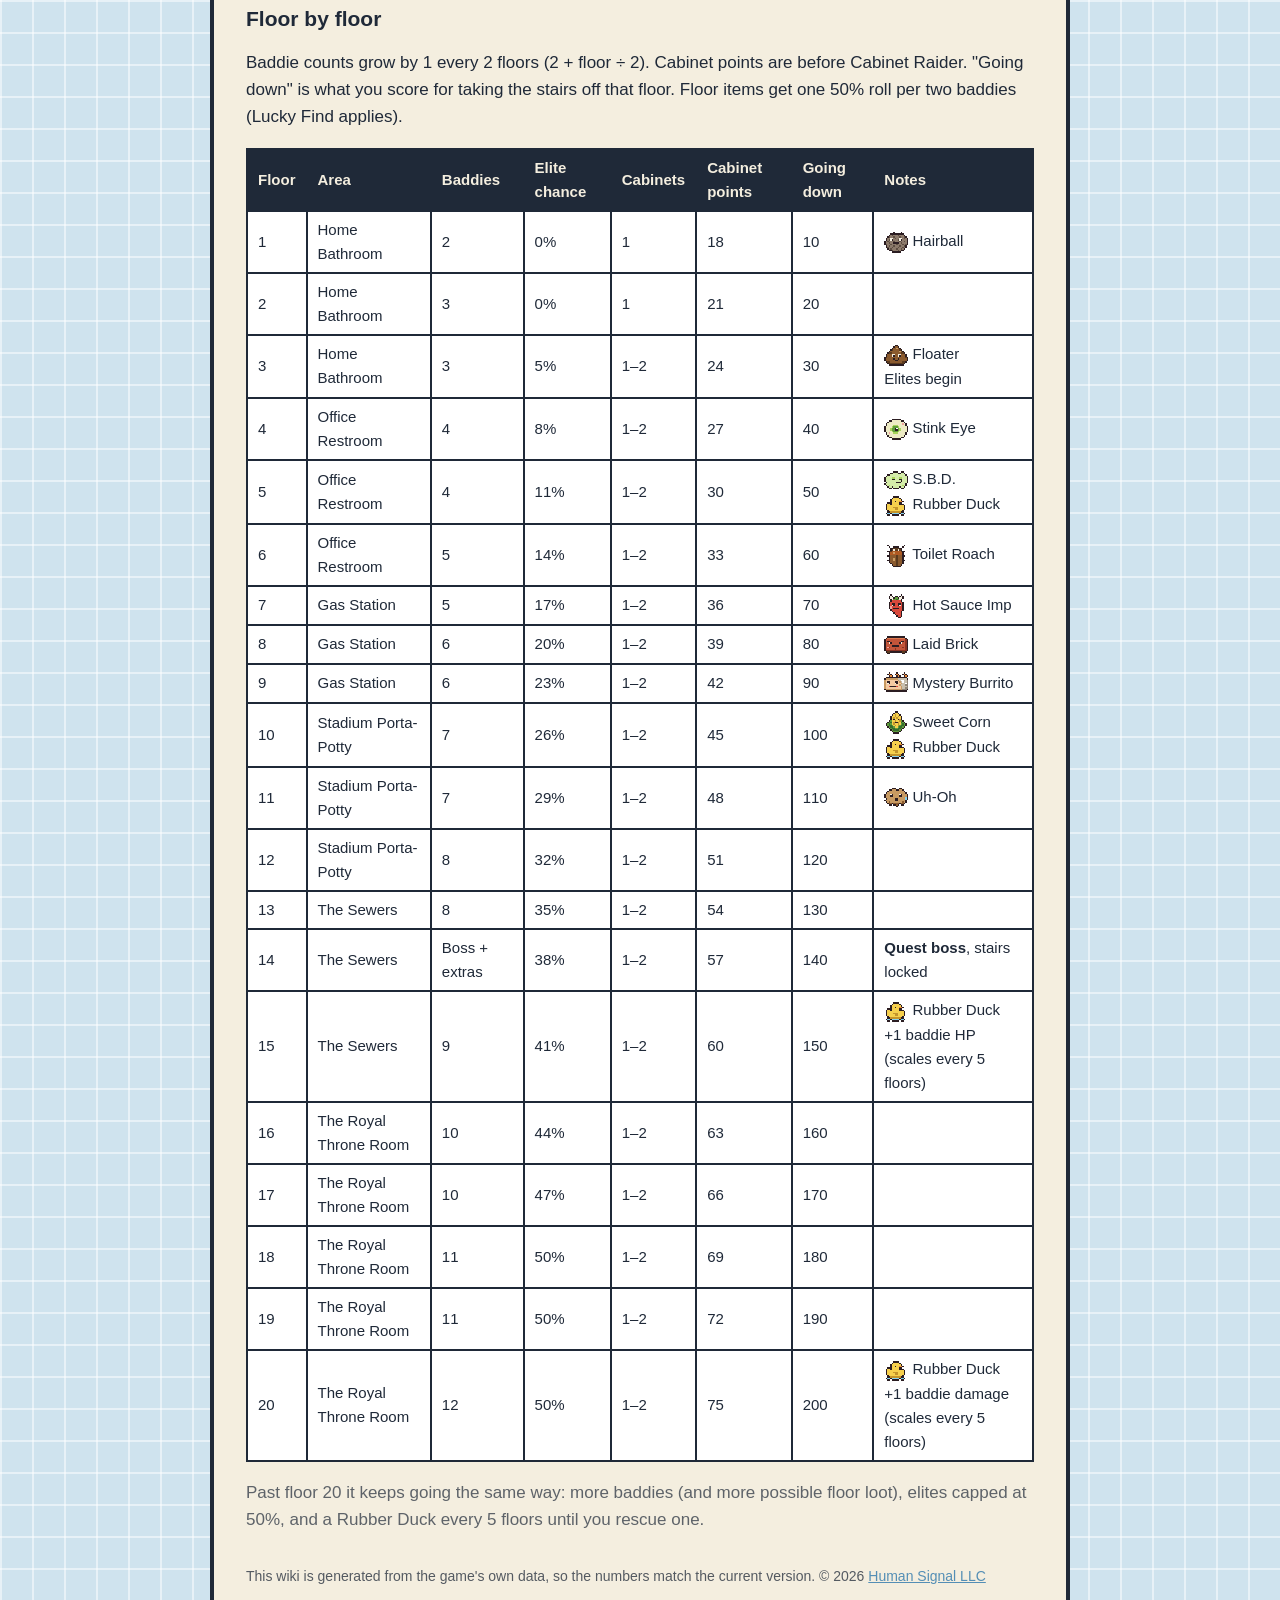
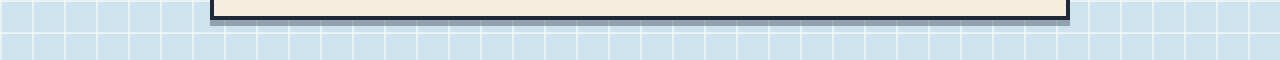
<file: potty-rogue/wiki/floors.html>
<!doctype html>
<html lang="en">
<head>
  <meta charset="utf-8">
  <meta name="viewport" content="width=device-width, initial-scale=1">
  <title>Floors &amp; Areas · Potty Rogue Wiki</title>
  <link rel="stylesheet" href="../style.css">
</head>
<body>
<main class="wiki">
  <p class="crumbs"><a href="../">Potty Rogue</a> › <a href="index.html">Wiki</a></p>
  <nav class="wiki-nav">
    <a href="index.html">Wiki Home</a>
    <a href="story.html">Story</a>
    <a href="baddies.html">Baddies</a>
    <a href="bosses.html">Bosses</a>
    <a href="items.html">Items</a>
    <a href="guild.html">Guild</a>
    <a href="perks.html">Perks</a>
    <a class="current" href="floors.html">Floors</a>
    <a href="tips.html">Tips & Tricks</a>
    <a href="achievements.html">Achievements</a>
    <a href="releases.html">Release Notes</a>
  </nav>
  <h1>Floors &amp; Areas</h1>
<p class="lead">Every floor is a fresh 7×9 room with walls, baddies, at least one Medicine Cabinet, and a hole down to the next floor, usually as far from where you land as possible.</p>
<section class="entry" id="home-bathroom">
  <div class="entry-art"><div class="area-art" style="background-image: url(img/floor_bathroom_a.png)"><img class="sprite" src="img/enemy_hairball.png" width="64" height="64" alt="Home Bathroom"></div></div>
  <div class="entry-text">
    <h3>Home Bathroom</h3>
    <p class="muted">Floors 1–3</p><p>Where it all starts. Fuzzy bath mats, a shower drain full of Hairballs, and the first Floaters that just won't stay down.</p><p>New baddies: <img class="sprite" src="img/enemy_hairball.png" width="28" height="28" alt="Hairball"> Hairball, <img class="sprite" src="img/enemy_floater.png" width="28" height="28" alt="Floater"> Floater</p>
  </div>
</section>
<section class="entry" id="office-restroom">
  <div class="entry-art"><div class="area-art" style="background-image: url(img/floor_office_a.png)"><img class="sprite" src="img/enemy_stinkEye.png" width="64" height="64" alt="Office Restroom"></div></div>
  <div class="entry-text">
    <h3>Office Restroom</h3>
    <p class="muted">Floors 4–6</p><p>Fluorescent lights, motion-sensor faucets that never sense you, and the first Stink Eyes and S.B.D.s. Elites start showing up here.</p><p>New baddies: <img class="sprite" src="img/enemy_stinkEye.png" width="28" height="28" alt="Stink Eye"> Stink Eye, <img class="sprite" src="img/enemy_sbd.png" width="28" height="28" alt="S.B.D."> S.B.D., <img class="sprite" src="img/enemy_toiletRoach.png" width="28" height="28" alt="Toilet Roach"> Toilet Roach</p>
  </div>
</section>
<section class="entry" id="gas-station">
  <div class="entry-art"><div class="area-art" style="background-image: url(img/floor_gas_a.png)"><img class="sprite" src="img/enemy_hotSauceImp.png" width="64" height="64" alt="Gas Station"></div></div>
  <div class="entry-text">
    <h3>Gas Station</h3>
    <p class="muted">Floors 7–9</p><p>You had to ask for the key. Hot Sauce Imps, Laid Bricks, and a Mystery Burrito that's been under the heat lamp far too long call this place home.</p><p>New baddies: <img class="sprite" src="img/enemy_hotSauceImp.png" width="28" height="28" alt="Hot Sauce Imp"> Hot Sauce Imp, <img class="sprite" src="img/enemy_laidBrick.png" width="28" height="28" alt="Laid Brick"> Laid Brick, <img class="sprite" src="img/enemy_burrito.png" width="28" height="28" alt="Mystery Burrito"> Mystery Burrito</p>
  </div>
</section>
<section class="entry" id="stadium-portapotty">
  <div class="entry-art"><div class="area-art" style="background-image: url(img/floor_stadium_a.png)"><img class="sprite" src="img/enemy_laidBrick.png" width="64" height="64" alt="Stadium Porta-Potty"></div></div>
  <div class="entry-text">
    <h3>Stadium Porta-Potty</h3>
    <p class="muted">Floors 10–12</p><p>It's halftime and the line is out the door. Sweet Corn and Uh-Ohs join the crowd, and Stink Eyes start looking in more than one direction.</p><p>New baddies: <img class="sprite" src="img/enemy_sweetCorn.png" width="28" height="28" alt="Sweet Corn"> Sweet Corn, <img class="sprite" src="img/enemy_uhOh.png" width="28" height="28" alt="Uh-Oh"> Uh-Oh</p>
  </div>
</section>
<section class="entry" id="the-sewers">
  <div class="entry-art"><div class="area-art" style="background-image: url(img/floor_sewers_a.png)"><img class="sprite" src="img/enemy_kingClog.png" width="64" height="64" alt="The Sewers"></div></div>
  <div class="entry-text">
    <h3>The Sewers</h3>
    <p class="muted">Floors 13–15</p><p>Below every restroom in the kingdom. This is where the quest bosses lurk, on floor 14.</p>
  </div>
</section>
<section class="entry" id="the-royal-throne-room">
  <div class="entry-art"><div class="area-art" style="background-image: url(img/floor_throne_a.png)"><img class="sprite" src="img/hero_royal.png" width="64" height="64" alt="The Royal Throne Room"></div></div>
  <div class="entry-text">
    <h3>The Royal Throne Room</h3>
    <p class="muted">Floors 16+</p><p>The deepest, fanciest, most dangerous restroom of all. It never ends, and it doesn't get any easier.</p>
  </div>
</section>
<h2>Floor by floor</h2>
<p>Baddie counts grow by 1 every 2 floors (2 + floor ÷ 2). Cabinet points are before Cabinet Raider. "Going down" is what you score for taking the stairs off that floor. Floor items get one 50% roll per two baddies (Lucky Find applies).</p>
<div class="table-wrap"><table>
<tr><th>Floor</th><th>Area</th><th>Baddies</th><th>Elite chance</th><th>Cabinets</th><th>Cabinet points</th><th>Going down</th><th>Notes</th></tr>
<tr><td>1</td><td>Home Bathroom</td><td>2</td><td>0%</td><td>1</td><td>18</td><td>10</td><td><img class="sprite" src="img/enemy_hairball.png" width="24" height="24" alt="Hairball"> Hairball</td></tr>
<tr><td>2</td><td>Home Bathroom</td><td>3</td><td>0%</td><td>1</td><td>21</td><td>20</td><td></td></tr>
<tr><td>3</td><td>Home Bathroom</td><td>3</td><td>5%</td><td>1–2</td><td>24</td><td>30</td><td><img class="sprite" src="img/enemy_floater.png" width="24" height="24" alt="Floater"> Floater<br>Elites begin</td></tr>
<tr><td>4</td><td>Office Restroom</td><td>4</td><td>8%</td><td>1–2</td><td>27</td><td>40</td><td><img class="sprite" src="img/enemy_stinkEye.png" width="24" height="24" alt="Stink Eye"> Stink Eye</td></tr>
<tr><td>5</td><td>Office Restroom</td><td>4</td><td>11%</td><td>1–2</td><td>30</td><td>50</td><td><img class="sprite" src="img/enemy_sbd.png" width="24" height="24" alt="S.B.D."> S.B.D.<br><img class="sprite" src="img/obj_duck.png" width="24" height="24" alt=""> Rubber Duck</td></tr>
<tr><td>6</td><td>Office Restroom</td><td>5</td><td>14%</td><td>1–2</td><td>33</td><td>60</td><td><img class="sprite" src="img/enemy_toiletRoach.png" width="24" height="24" alt="Toilet Roach"> Toilet Roach</td></tr>
<tr><td>7</td><td>Gas Station</td><td>5</td><td>17%</td><td>1–2</td><td>36</td><td>70</td><td><img class="sprite" src="img/enemy_hotSauceImp.png" width="24" height="24" alt="Hot Sauce Imp"> Hot Sauce Imp</td></tr>
<tr><td>8</td><td>Gas Station</td><td>6</td><td>20%</td><td>1–2</td><td>39</td><td>80</td><td><img class="sprite" src="img/enemy_laidBrick.png" width="24" height="24" alt="Laid Brick"> Laid Brick</td></tr>
<tr><td>9</td><td>Gas Station</td><td>6</td><td>23%</td><td>1–2</td><td>42</td><td>90</td><td><img class="sprite" src="img/enemy_burrito.png" width="24" height="24" alt="Mystery Burrito"> Mystery Burrito</td></tr>
<tr><td>10</td><td>Stadium Porta-Potty</td><td>7</td><td>26%</td><td>1–2</td><td>45</td><td>100</td><td><img class="sprite" src="img/enemy_sweetCorn.png" width="24" height="24" alt="Sweet Corn"> Sweet Corn<br><img class="sprite" src="img/obj_duck.png" width="24" height="24" alt=""> Rubber Duck</td></tr>
<tr><td>11</td><td>Stadium Porta-Potty</td><td>7</td><td>29%</td><td>1–2</td><td>48</td><td>110</td><td><img class="sprite" src="img/enemy_uhOh.png" width="24" height="24" alt="Uh-Oh"> Uh-Oh</td></tr>
<tr><td>12</td><td>Stadium Porta-Potty</td><td>8</td><td>32%</td><td>1–2</td><td>51</td><td>120</td><td></td></tr>
<tr><td>13</td><td>The Sewers</td><td>8</td><td>35%</td><td>1–2</td><td>54</td><td>130</td><td></td></tr>
<tr><td>14</td><td>The Sewers</td><td>Boss + extras</td><td>38%</td><td>1–2</td><td>57</td><td>140</td><td><strong>Quest boss</strong>, stairs locked</td></tr>
<tr><td>15</td><td>The Sewers</td><td>9</td><td>41%</td><td>1–2</td><td>60</td><td>150</td><td><img class="sprite" src="img/obj_duck.png" width="24" height="24" alt=""> Rubber Duck<br>+1 baddie HP (scales every 5 floors)</td></tr>
<tr><td>16</td><td>The Royal Throne Room</td><td>10</td><td>44%</td><td>1–2</td><td>63</td><td>160</td><td></td></tr>
<tr><td>17</td><td>The Royal Throne Room</td><td>10</td><td>47%</td><td>1–2</td><td>66</td><td>170</td><td></td></tr>
<tr><td>18</td><td>The Royal Throne Room</td><td>11</td><td>50%</td><td>1–2</td><td>69</td><td>180</td><td></td></tr>
<tr><td>19</td><td>The Royal Throne Room</td><td>11</td><td>50%</td><td>1–2</td><td>72</td><td>190</td><td></td></tr>
<tr><td>20</td><td>The Royal Throne Room</td><td>12</td><td>50%</td><td>1–2</td><td>75</td><td>200</td><td><img class="sprite" src="img/obj_duck.png" width="24" height="24" alt=""> Rubber Duck<br>+1 baddie damage (scales every 5 floors)</td></tr>
</table></div>
<p class="muted">Past floor 20 it keeps going the same way: more baddies (and more possible floor loot), elites capped at 50%, and a Rubber Duck every 5 floors until you rescue one.</p>
  <footer>This wiki is generated from the game's own data, so the numbers match the current version. &copy; 2026 <a href="../../">Human Signal LLC</a></footer>
</main>
</body>
</html>
</file>
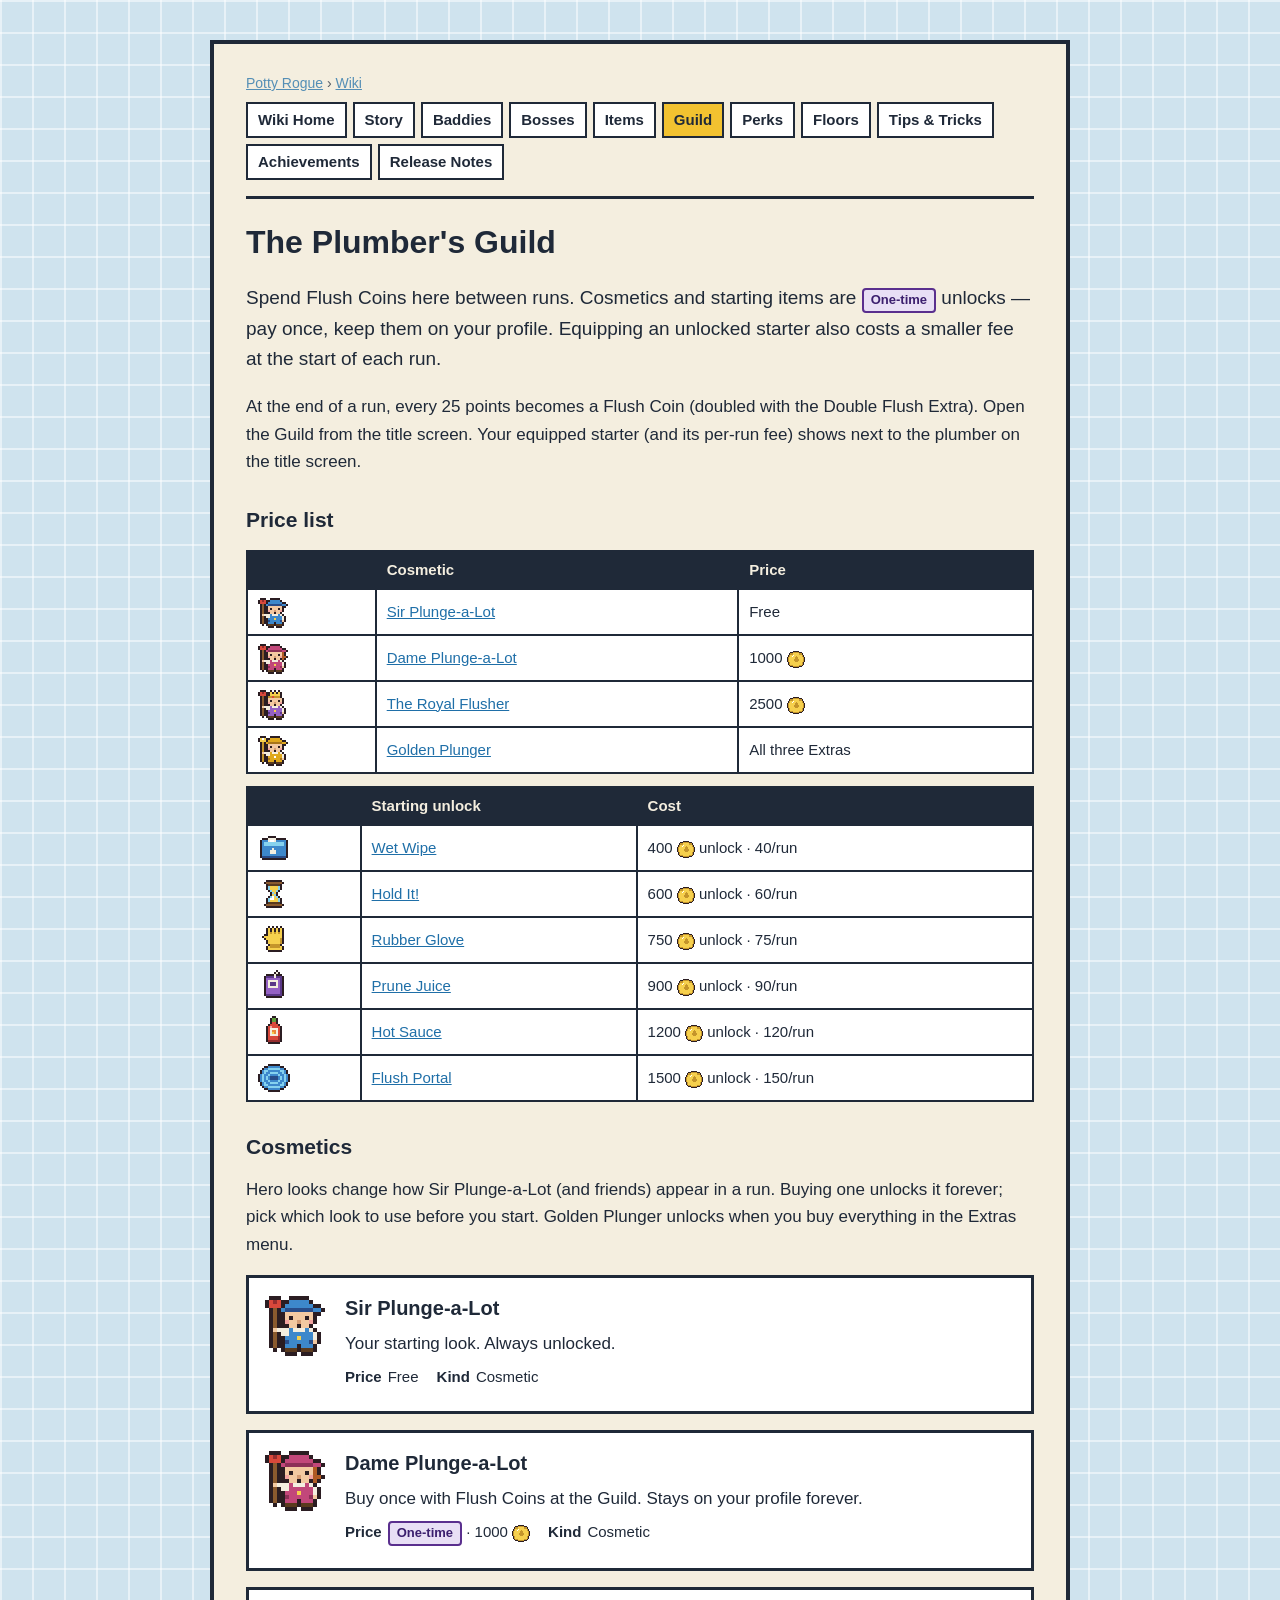
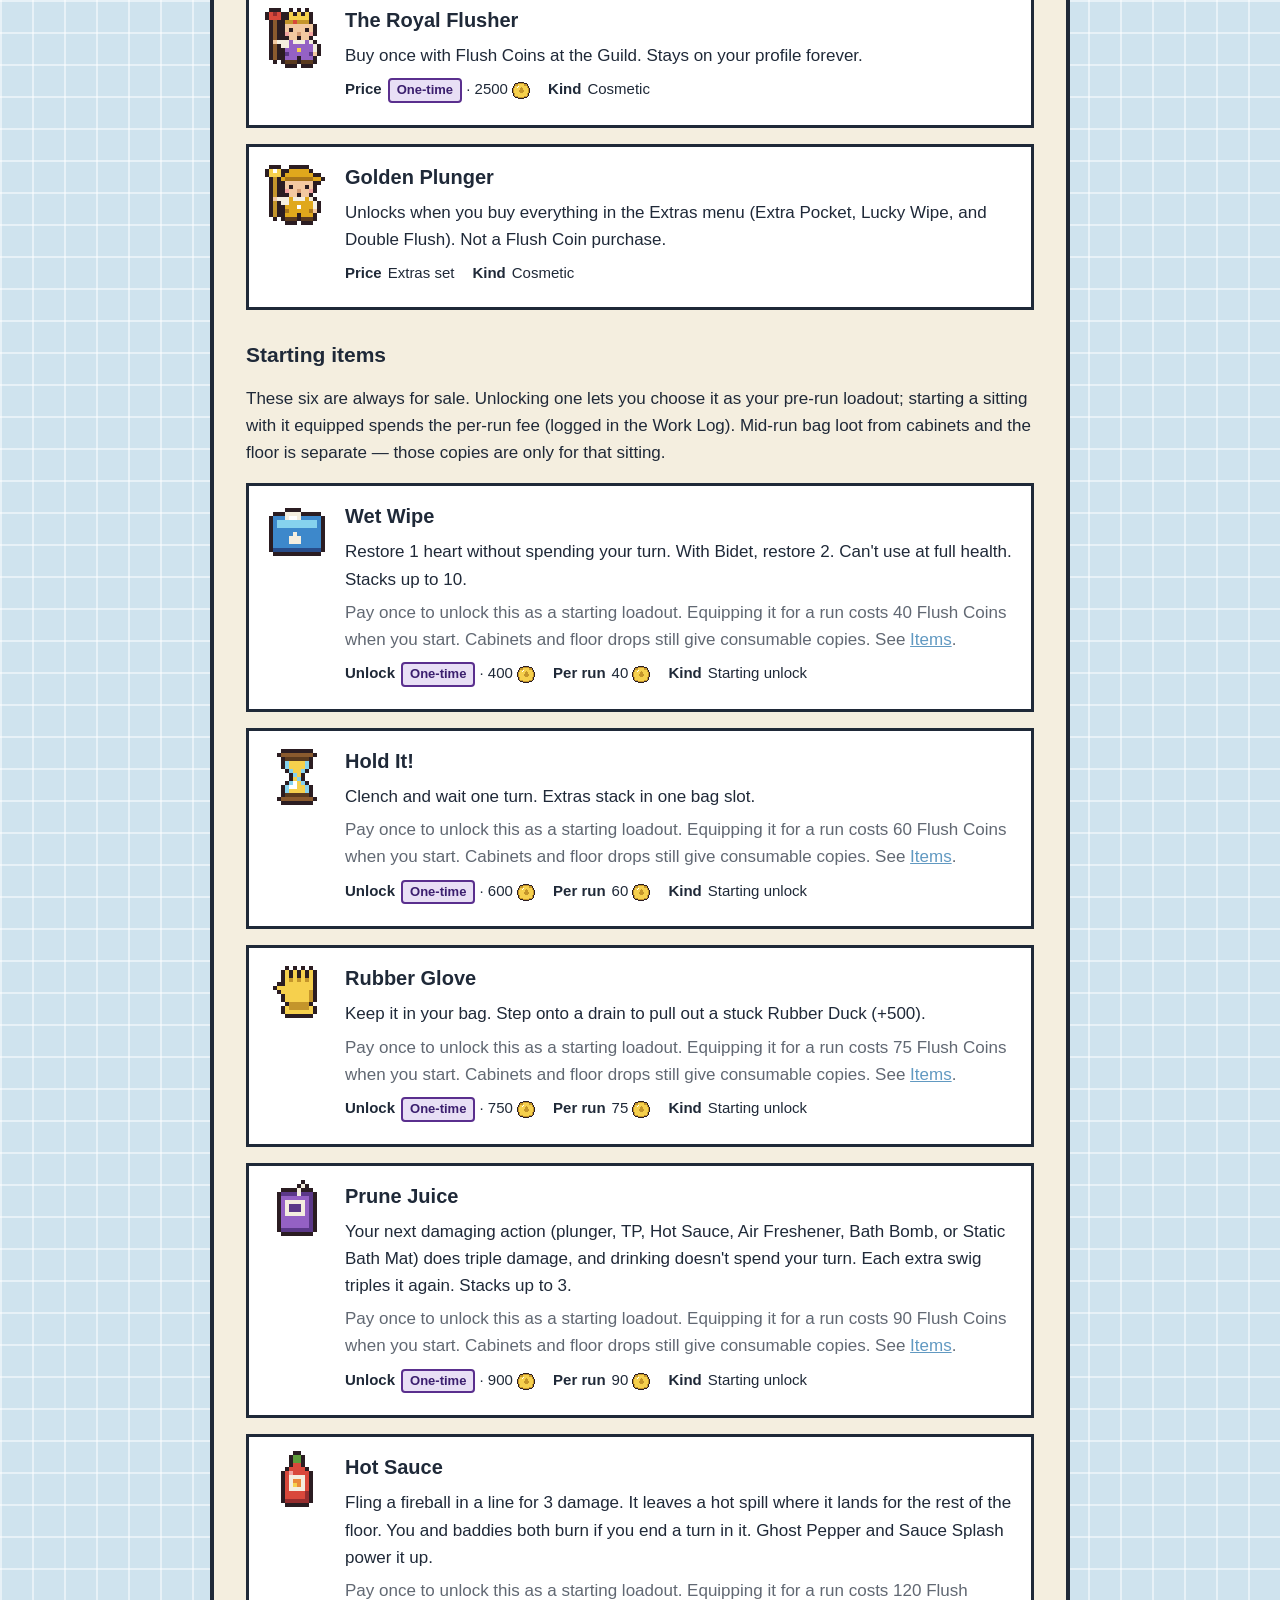
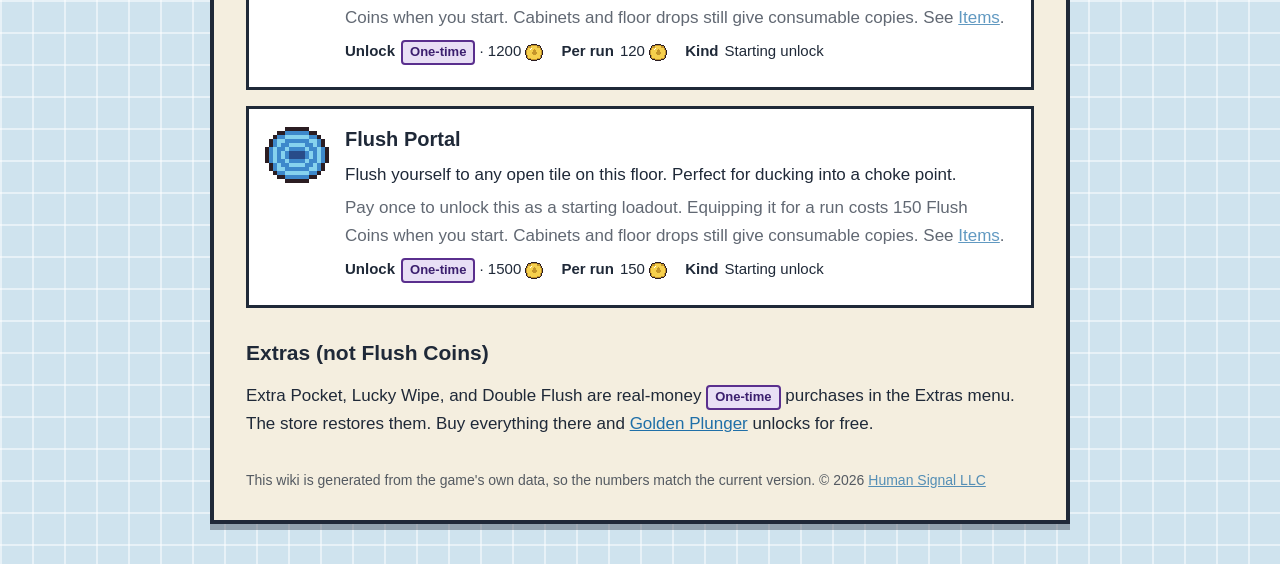
<file: potty-rogue/wiki/guild.html>
<!doctype html>
<html lang="en">
<head>
  <meta charset="utf-8">
  <meta name="viewport" content="width=device-width, initial-scale=1">
  <title>The Plumber's Guild · Potty Rogue Wiki</title>
  <link rel="stylesheet" href="../style.css">
</head>
<body>
<main class="wiki">
  <p class="crumbs"><a href="../">Potty Rogue</a> › <a href="index.html">Wiki</a></p>
  <nav class="wiki-nav">
    <a href="index.html">Wiki Home</a>
    <a href="story.html">Story</a>
    <a href="baddies.html">Baddies</a>
    <a href="bosses.html">Bosses</a>
    <a href="items.html">Items</a>
    <a class="current" href="guild.html">Guild</a>
    <a href="perks.html">Perks</a>
    <a href="floors.html">Floors</a>
    <a href="tips.html">Tips & Tricks</a>
    <a href="achievements.html">Achievements</a>
    <a href="releases.html">Release Notes</a>
  </nav>
  <h1>The Plumber's Guild</h1>
<p class="lead">Spend Flush Coins here between runs. Cosmetics and starting items are <span class="onetime">One-time</span> unlocks — pay once, keep them on your profile. Equipping an unlocked starter also costs a smaller fee at the start of each run.</p>
<p>At the end of a run, every 25 points becomes a Flush Coin (doubled with the Double Flush Extra). Open the Guild from the title screen. Your equipped starter (and its per-run fee) shows next to the plumber on the title screen.</p>

<h2 id="price-list">Price list</h2>
<div class="table-wrap"><table>
<tr><th></th><th>Cosmetic</th><th>Price</th></tr>
<tr><td><img class="sprite" src="img/hero_classic.png" width="32" height="32" alt="Sir Plunge-a-Lot"></td><td><a href="#sir-plungealot">Sir Plunge-a-Lot</a></td><td>Free</td></tr>
<tr><td><img class="sprite" src="img/hero_dame.png" width="32" height="32" alt="Dame Plunge-a-Lot"></td><td><a href="#dame-plungealot">Dame Plunge-a-Lot</a></td><td>1000 <img class="sprite" src="img/ui_coin.png" width="18" height="18" alt="Flush Coin"></td></tr>
<tr><td><img class="sprite" src="img/hero_royal.png" width="32" height="32" alt="The Royal Flusher"></td><td><a href="#the-royal-flusher">The Royal Flusher</a></td><td>2500 <img class="sprite" src="img/ui_coin.png" width="18" height="18" alt="Flush Coin"></td></tr>
<tr><td><img class="sprite" src="img/hero_golden.png" width="32" height="32" alt="Golden Plunger"></td><td><a href="#golden-plunger">Golden Plunger</a></td><td>All three Extras</td></tr>
</table></div>
<div class="table-wrap"><table>
<tr><th></th><th>Starting unlock</th><th>Cost</th></tr>
<tr><td><img class="sprite" src="img/item_wetWipe.png" width="32" height="32" alt="Wet Wipe"></td><td><a href="#wet-wipe">Wet Wipe</a></td><td>400 <img class="sprite" src="img/ui_coin.png" width="18" height="18" alt="Flush Coin"> unlock · 40/run</td></tr>
<tr><td><img class="sprite" src="img/item_holdIt.png" width="32" height="32" alt="Hold It!"></td><td><a href="#hold-it">Hold It!</a></td><td>600 <img class="sprite" src="img/ui_coin.png" width="18" height="18" alt="Flush Coin"> unlock · 60/run</td></tr>
<tr><td><img class="sprite" src="img/item_rubberGlove.png" width="32" height="32" alt="Rubber Glove"></td><td><a href="#rubber-glove">Rubber Glove</a></td><td>750 <img class="sprite" src="img/ui_coin.png" width="18" height="18" alt="Flush Coin"> unlock · 75/run</td></tr>
<tr><td><img class="sprite" src="img/item_pruneJuice.png" width="32" height="32" alt="Prune Juice"></td><td><a href="#prune-juice">Prune Juice</a></td><td>900 <img class="sprite" src="img/ui_coin.png" width="18" height="18" alt="Flush Coin"> unlock · 90/run</td></tr>
<tr><td><img class="sprite" src="img/item_hotSauce.png" width="32" height="32" alt="Hot Sauce"></td><td><a href="#hot-sauce">Hot Sauce</a></td><td>1200 <img class="sprite" src="img/ui_coin.png" width="18" height="18" alt="Flush Coin"> unlock · 120/run</td></tr>
<tr><td><img class="sprite" src="img/item_flushPortal.png" width="32" height="32" alt="Flush Portal"></td><td><a href="#flush-portal">Flush Portal</a></td><td>1500 <img class="sprite" src="img/ui_coin.png" width="18" height="18" alt="Flush Coin"> unlock · 150/run</td></tr>
</table></div>

<h2 id="cosmetics">Cosmetics</h2>
<p>Hero looks change how Sir Plunge-a-Lot (and friends) appear in a run. Buying one unlocks it forever; pick which look to use before you start. Golden Plunger unlocks when you buy everything in the Extras menu.</p>
<section class="entry" id="sir-plungealot">
  <div class="entry-art"><img class="sprite" src="img/hero_classic.png" width="64" height="64" alt="Sir Plunge-a-Lot"></div>
  <div class="entry-text">
    <h3>Sir Plunge-a-Lot</h3>
    <p>Your starting look. Always unlocked.</p>
<dl class="stats"><div><dt>Price</dt><dd>Free</dd></div><div><dt>Kind</dt><dd>Cosmetic</dd></div></dl>
  </div>
</section>
<section class="entry" id="dame-plungealot">
  <div class="entry-art"><img class="sprite" src="img/hero_dame.png" width="64" height="64" alt="Dame Plunge-a-Lot"></div>
  <div class="entry-text">
    <h3>Dame Plunge-a-Lot</h3>
    <p>Buy once with Flush Coins at the Guild. Stays on your profile forever.</p>
<dl class="stats"><div><dt>Price</dt><dd><span class="onetime">One-time</span> · 1000 <img class="sprite" src="img/ui_coin.png" width="18" height="18" alt="Flush Coin"></dd></div><div><dt>Kind</dt><dd>Cosmetic</dd></div></dl>
  </div>
</section>
<section class="entry" id="the-royal-flusher">
  <div class="entry-art"><img class="sprite" src="img/hero_royal.png" width="64" height="64" alt="The Royal Flusher"></div>
  <div class="entry-text">
    <h3>The Royal Flusher</h3>
    <p>Buy once with Flush Coins at the Guild. Stays on your profile forever.</p>
<dl class="stats"><div><dt>Price</dt><dd><span class="onetime">One-time</span> · 2500 <img class="sprite" src="img/ui_coin.png" width="18" height="18" alt="Flush Coin"></dd></div><div><dt>Kind</dt><dd>Cosmetic</dd></div></dl>
  </div>
</section>
<section class="entry" id="golden-plunger">
  <div class="entry-art"><img class="sprite" src="img/hero_golden.png" width="64" height="64" alt="Golden Plunger"></div>
  <div class="entry-text">
    <h3>Golden Plunger</h3>
    <p>Unlocks when you buy everything in the Extras menu (Extra Pocket, Lucky Wipe, and Double Flush). Not a Flush Coin purchase.</p>
<dl class="stats"><div><dt>Price</dt><dd>Extras set</dd></div><div><dt>Kind</dt><dd>Cosmetic</dd></div></dl>
  </div>
</section>

<h2 id="starters">Starting items</h2>
<p>These six are always for sale. Unlocking one lets you choose it as your pre-run loadout; starting a sitting with it equipped spends the per-run fee (logged in the Work Log). Mid-run bag loot from cabinets and the floor is separate — those copies are only for that sitting.</p>
<section class="entry" id="wet-wipe">
  <div class="entry-art"><img class="sprite" src="img/item_wetWipe.png" width="64" height="64" alt="Wet Wipe"></div>
  <div class="entry-text">
    <h3>Wet Wipe</h3>
    <p>Restore 1 heart without spending your turn. With Bidet, restore 2. Can't use at full health. Stacks up to 10.</p>
<p class="muted">Pay once to unlock this as a starting loadout. Equipping it for a run costs 40 Flush Coins when you start. Cabinets and floor drops still give consumable copies. See <a href="items.html#wet-wipe">Items</a>.</p>
<dl class="stats"><div><dt>Unlock</dt><dd><span class="onetime">One-time</span> · 400 <img class="sprite" src="img/ui_coin.png" width="18" height="18" alt="Flush Coin"></dd></div><div><dt>Per run</dt><dd>40 <img class="sprite" src="img/ui_coin.png" width="18" height="18" alt="Flush Coin"></dd></div><div><dt>Kind</dt><dd>Starting unlock</dd></div></dl>
  </div>
</section>
<section class="entry" id="hold-it">
  <div class="entry-art"><img class="sprite" src="img/item_holdIt.png" width="64" height="64" alt="Hold It!"></div>
  <div class="entry-text">
    <h3>Hold It!</h3>
    <p>Clench and wait one turn. Extras stack in one bag slot.</p>
<p class="muted">Pay once to unlock this as a starting loadout. Equipping it for a run costs 60 Flush Coins when you start. Cabinets and floor drops still give consumable copies. See <a href="items.html#hold-it">Items</a>.</p>
<dl class="stats"><div><dt>Unlock</dt><dd><span class="onetime">One-time</span> · 600 <img class="sprite" src="img/ui_coin.png" width="18" height="18" alt="Flush Coin"></dd></div><div><dt>Per run</dt><dd>60 <img class="sprite" src="img/ui_coin.png" width="18" height="18" alt="Flush Coin"></dd></div><div><dt>Kind</dt><dd>Starting unlock</dd></div></dl>
  </div>
</section>
<section class="entry" id="rubber-glove">
  <div class="entry-art"><img class="sprite" src="img/item_rubberGlove.png" width="64" height="64" alt="Rubber Glove"></div>
  <div class="entry-text">
    <h3>Rubber Glove</h3>
    <p>Keep it in your bag. Step onto a drain to pull out a stuck Rubber Duck (+500).</p>
<p class="muted">Pay once to unlock this as a starting loadout. Equipping it for a run costs 75 Flush Coins when you start. Cabinets and floor drops still give consumable copies. See <a href="items.html#rubber-glove">Items</a>.</p>
<dl class="stats"><div><dt>Unlock</dt><dd><span class="onetime">One-time</span> · 750 <img class="sprite" src="img/ui_coin.png" width="18" height="18" alt="Flush Coin"></dd></div><div><dt>Per run</dt><dd>75 <img class="sprite" src="img/ui_coin.png" width="18" height="18" alt="Flush Coin"></dd></div><div><dt>Kind</dt><dd>Starting unlock</dd></div></dl>
  </div>
</section>
<section class="entry" id="prune-juice">
  <div class="entry-art"><img class="sprite" src="img/item_pruneJuice.png" width="64" height="64" alt="Prune Juice"></div>
  <div class="entry-text">
    <h3>Prune Juice</h3>
    <p>Your next damaging action (plunger, TP, Hot Sauce, Air Freshener, Bath Bomb, or Static Bath Mat) does triple damage, and drinking doesn't spend your turn. Each extra swig triples it again. Stacks up to 3.</p>
<p class="muted">Pay once to unlock this as a starting loadout. Equipping it for a run costs 90 Flush Coins when you start. Cabinets and floor drops still give consumable copies. See <a href="items.html#prune-juice">Items</a>.</p>
<dl class="stats"><div><dt>Unlock</dt><dd><span class="onetime">One-time</span> · 900 <img class="sprite" src="img/ui_coin.png" width="18" height="18" alt="Flush Coin"></dd></div><div><dt>Per run</dt><dd>90 <img class="sprite" src="img/ui_coin.png" width="18" height="18" alt="Flush Coin"></dd></div><div><dt>Kind</dt><dd>Starting unlock</dd></div></dl>
  </div>
</section>
<section class="entry" id="hot-sauce">
  <div class="entry-art"><img class="sprite" src="img/item_hotSauce.png" width="64" height="64" alt="Hot Sauce"></div>
  <div class="entry-text">
    <h3>Hot Sauce</h3>
    <p>Fling a fireball in a line for 3 damage. It leaves a hot spill where it lands for the rest of the floor. You and baddies both burn if you end a turn in it. Ghost Pepper and Sauce Splash power it up.</p>
<p class="muted">Pay once to unlock this as a starting loadout. Equipping it for a run costs 120 Flush Coins when you start. Cabinets and floor drops still give consumable copies. See <a href="items.html#hot-sauce">Items</a>.</p>
<dl class="stats"><div><dt>Unlock</dt><dd><span class="onetime">One-time</span> · 1200 <img class="sprite" src="img/ui_coin.png" width="18" height="18" alt="Flush Coin"></dd></div><div><dt>Per run</dt><dd>120 <img class="sprite" src="img/ui_coin.png" width="18" height="18" alt="Flush Coin"></dd></div><div><dt>Kind</dt><dd>Starting unlock</dd></div></dl>
  </div>
</section>
<section class="entry" id="flush-portal">
  <div class="entry-art"><img class="sprite" src="img/item_flushPortal.png" width="64" height="64" alt="Flush Portal"></div>
  <div class="entry-text">
    <h3>Flush Portal</h3>
    <p>Flush yourself to any open tile on this floor. Perfect for ducking into a choke point.</p>
<p class="muted">Pay once to unlock this as a starting loadout. Equipping it for a run costs 150 Flush Coins when you start. Cabinets and floor drops still give consumable copies. See <a href="items.html#flush-portal">Items</a>.</p>
<dl class="stats"><div><dt>Unlock</dt><dd><span class="onetime">One-time</span> · 1500 <img class="sprite" src="img/ui_coin.png" width="18" height="18" alt="Flush Coin"></dd></div><div><dt>Per run</dt><dd>150 <img class="sprite" src="img/ui_coin.png" width="18" height="18" alt="Flush Coin"></dd></div><div><dt>Kind</dt><dd>Starting unlock</dd></div></dl>
  </div>
</section>

<h2 id="extras">Extras (not Flush Coins)</h2>
<p>Extra Pocket, Lucky Wipe, and Double Flush are real-money <span class="onetime">One-time</span> purchases in the Extras menu. The store restores them. Buy everything there and <a href="#golden-plunger">Golden Plunger</a> unlocks for free.</p>
  <footer>This wiki is generated from the game's own data, so the numbers match the current version. &copy; 2026 <a href="../../">Human Signal LLC</a></footer>
</main>
</body>
</html>
</file>
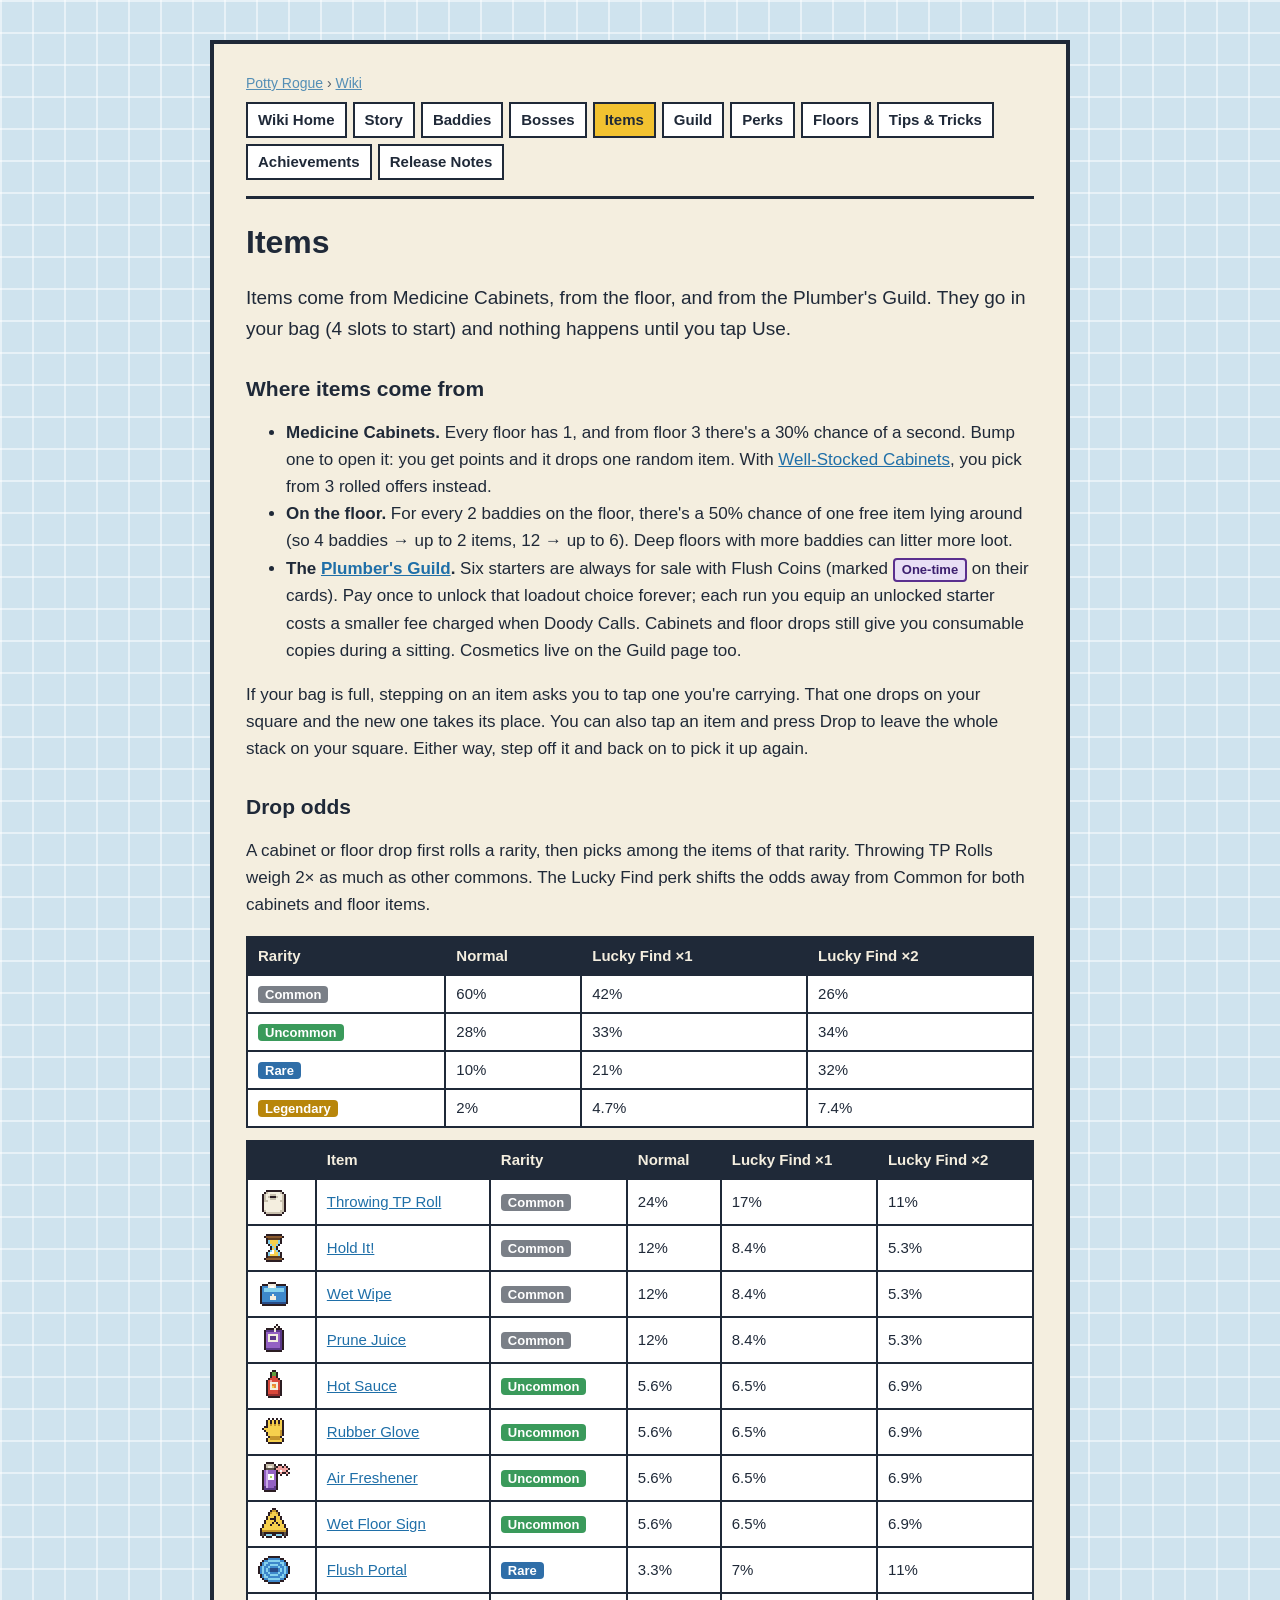
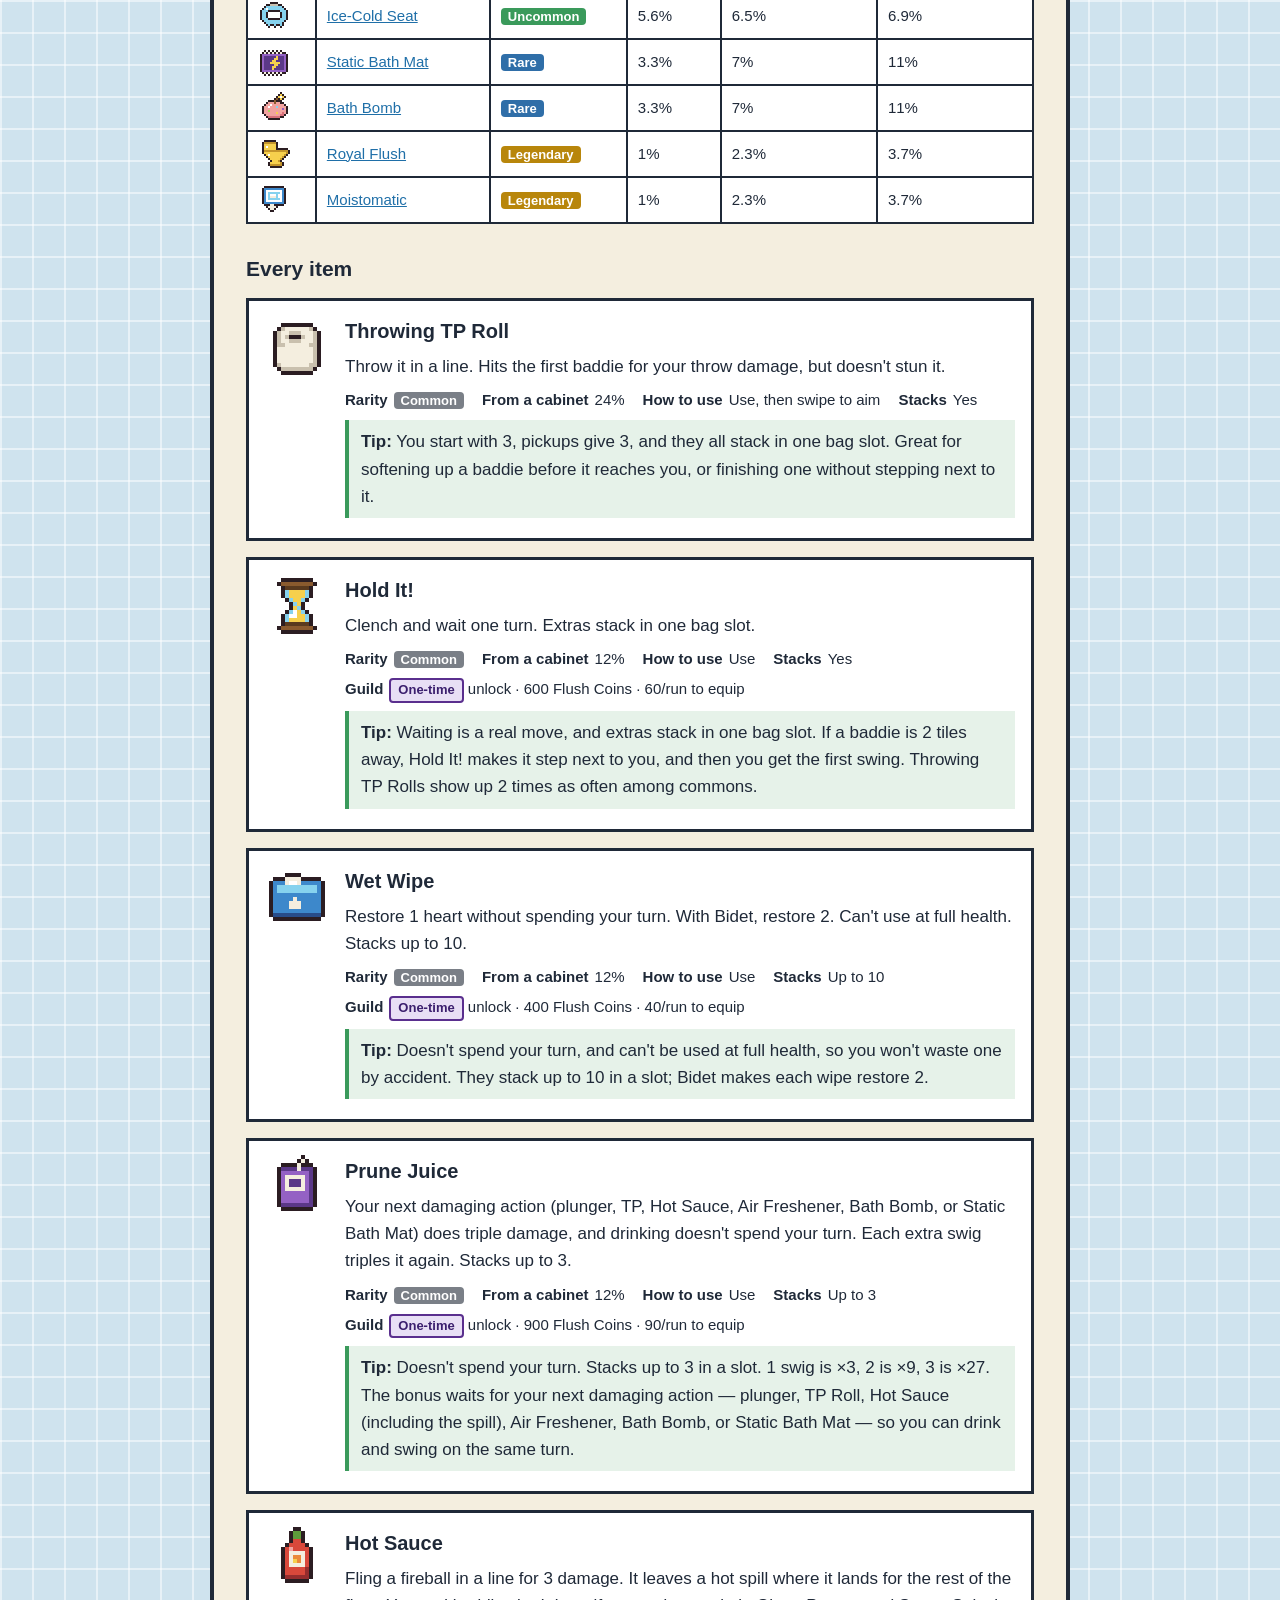
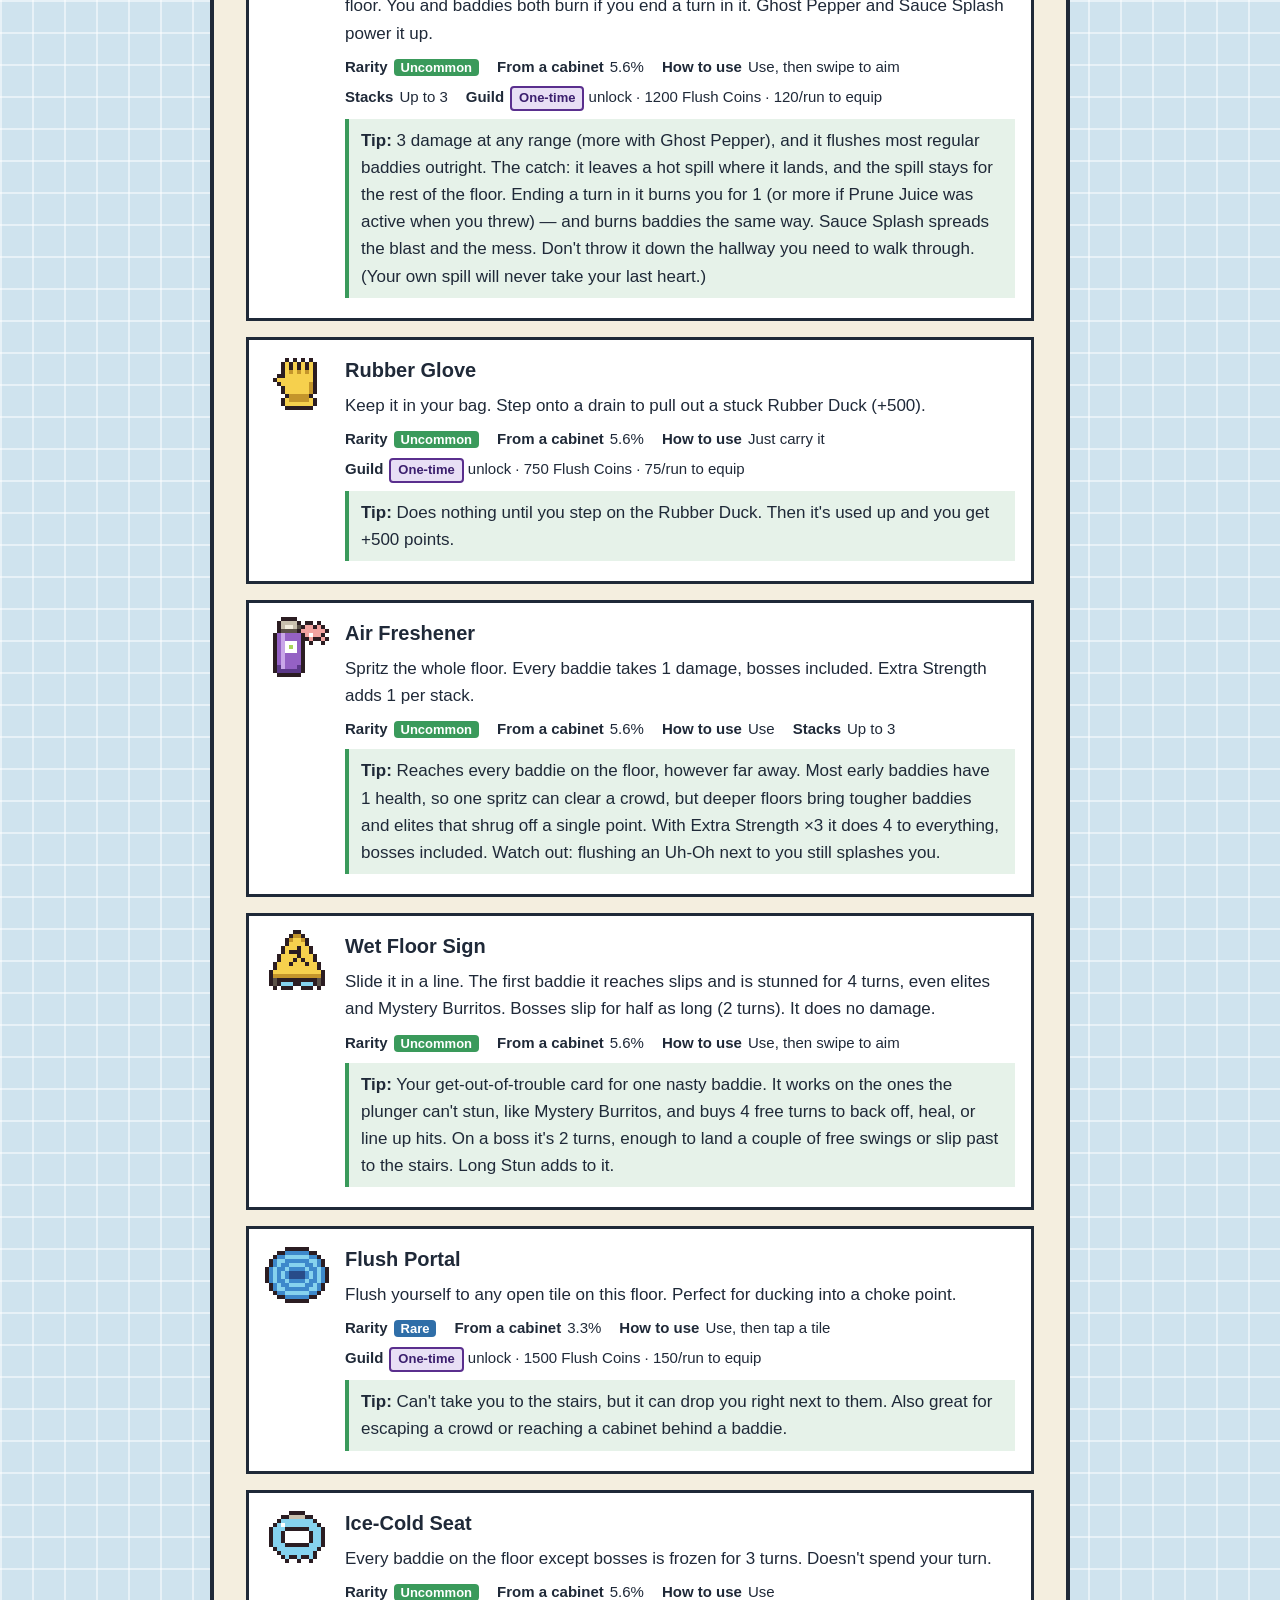
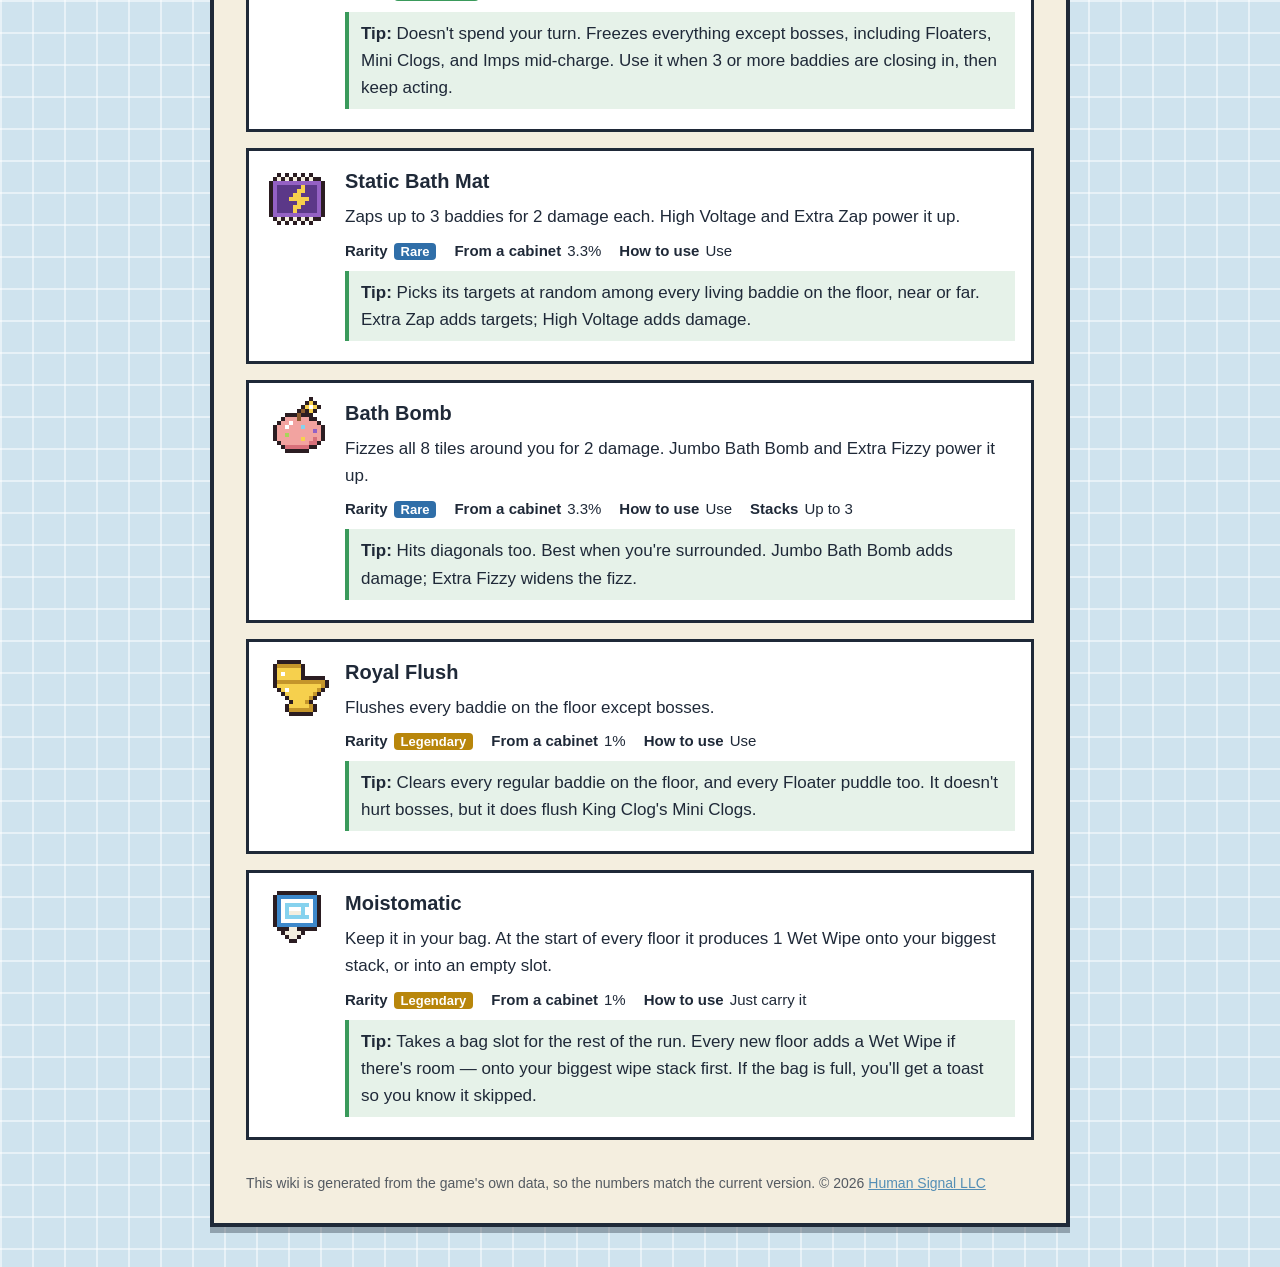
<file: potty-rogue/wiki/items.html>
<!doctype html>
<html lang="en">
<head>
  <meta charset="utf-8">
  <meta name="viewport" content="width=device-width, initial-scale=1">
  <title>Items · Potty Rogue Wiki</title>
  <link rel="stylesheet" href="../style.css">
</head>
<body>
<main class="wiki">
  <p class="crumbs"><a href="../">Potty Rogue</a> › <a href="index.html">Wiki</a></p>
  <nav class="wiki-nav">
    <a href="index.html">Wiki Home</a>
    <a href="story.html">Story</a>
    <a href="baddies.html">Baddies</a>
    <a href="bosses.html">Bosses</a>
    <a class="current" href="items.html">Items</a>
    <a href="guild.html">Guild</a>
    <a href="perks.html">Perks</a>
    <a href="floors.html">Floors</a>
    <a href="tips.html">Tips & Tricks</a>
    <a href="achievements.html">Achievements</a>
    <a href="releases.html">Release Notes</a>
  </nav>
  <h1>Items</h1>
<p class="lead">Items come from Medicine Cabinets, from the floor, and from the Plumber's Guild. They go in your bag (4 slots to start) and nothing happens until you tap Use.</p>
<h2>Where items come from</h2>
<ul>
  <li><strong>Medicine Cabinets.</strong> Every floor has 1, and from floor 3 there's a 30% chance of a second. Bump one to open it: you get points and it drops one random item. With <a href="perks.html#wellstocked-cabinets">Well-Stocked Cabinets</a>, you pick from 3 rolled offers instead.</li>
  <li><strong>On the floor.</strong> For every 2 baddies on the floor, there's a 50% chance of one free item lying around (so 4 baddies → up to 2 items, 12 → up to 6). Deep floors with more baddies can litter more loot.</li>
  <li><strong>The <a href="guild.html">Plumber's Guild</a>.</strong> Six starters are always for sale with Flush Coins (marked <span class="onetime">One-time</span> on their cards). Pay once to unlock that loadout choice forever; each run you equip an unlocked starter costs a smaller fee charged when Doody Calls. Cabinets and floor drops still give you consumable copies during a sitting. Cosmetics live on the Guild page too.</li>
</ul>
<p>If your bag is full, stepping on an item asks you to tap one you're carrying. That one drops on your square and the new one takes its place. You can also tap an item and press Drop to leave the whole stack on your square. Either way, step off it and back on to pick it up again.</p>

<h2>Drop odds</h2>
<p>A cabinet or floor drop first rolls a rarity, then picks among the items of that rarity. Throwing TP Rolls weigh 2× as much as other commons. The Lucky Find perk shifts the odds away from Common for both cabinets and floor items.</p>
<div class="table-wrap"><table>
<tr><th>Rarity</th><th>Normal</th><th>Lucky Find ×1</th><th>Lucky Find ×2</th></tr>
<tr><td><span class="rarity common">Common</span></td><td>60%</td><td>42%</td><td>26%</td></tr>
<tr><td><span class="rarity uncommon">Uncommon</span></td><td>28%</td><td>33%</td><td>34%</td></tr>
<tr><td><span class="rarity rare">Rare</span></td><td>10%</td><td>21%</td><td>32%</td></tr>
<tr><td><span class="rarity legendary">Legendary</span></td><td>2%</td><td>4.7%</td><td>7.4%</td></tr>
</table></div>
<div class="table-wrap"><table>
<tr><th></th><th>Item</th><th>Rarity</th><th>Normal</th><th>Lucky Find ×1</th><th>Lucky Find ×2</th></tr>
<tr><td><img class="sprite" src="img/item_tpRoll.png" width="32" height="32" alt="Throwing TP Roll"></td><td><a href="#throwing-tp-roll">Throwing TP Roll</a></td><td><span class="rarity common">Common</span></td><td>24%</td><td>17%</td><td>11%</td></tr>
<tr><td><img class="sprite" src="img/item_holdIt.png" width="32" height="32" alt="Hold It!"></td><td><a href="#hold-it">Hold It!</a></td><td><span class="rarity common">Common</span></td><td>12%</td><td>8.4%</td><td>5.3%</td></tr>
<tr><td><img class="sprite" src="img/item_wetWipe.png" width="32" height="32" alt="Wet Wipe"></td><td><a href="#wet-wipe">Wet Wipe</a></td><td><span class="rarity common">Common</span></td><td>12%</td><td>8.4%</td><td>5.3%</td></tr>
<tr><td><img class="sprite" src="img/item_pruneJuice.png" width="32" height="32" alt="Prune Juice"></td><td><a href="#prune-juice">Prune Juice</a></td><td><span class="rarity common">Common</span></td><td>12%</td><td>8.4%</td><td>5.3%</td></tr>
<tr><td><img class="sprite" src="img/item_hotSauce.png" width="32" height="32" alt="Hot Sauce"></td><td><a href="#hot-sauce">Hot Sauce</a></td><td><span class="rarity uncommon">Uncommon</span></td><td>5.6%</td><td>6.5%</td><td>6.9%</td></tr>
<tr><td><img class="sprite" src="img/item_rubberGlove.png" width="32" height="32" alt="Rubber Glove"></td><td><a href="#rubber-glove">Rubber Glove</a></td><td><span class="rarity uncommon">Uncommon</span></td><td>5.6%</td><td>6.5%</td><td>6.9%</td></tr>
<tr><td><img class="sprite" src="img/item_airFreshener.png" width="32" height="32" alt="Air Freshener"></td><td><a href="#air-freshener">Air Freshener</a></td><td><span class="rarity uncommon">Uncommon</span></td><td>5.6%</td><td>6.5%</td><td>6.9%</td></tr>
<tr><td><img class="sprite" src="img/item_wetFloorSign.png" width="32" height="32" alt="Wet Floor Sign"></td><td><a href="#wet-floor-sign">Wet Floor Sign</a></td><td><span class="rarity uncommon">Uncommon</span></td><td>5.6%</td><td>6.5%</td><td>6.9%</td></tr>
<tr><td><img class="sprite" src="img/item_flushPortal.png" width="32" height="32" alt="Flush Portal"></td><td><a href="#flush-portal">Flush Portal</a></td><td><span class="rarity rare">Rare</span></td><td>3.3%</td><td>7%</td><td>11%</td></tr>
<tr><td><img class="sprite" src="img/item_iceColdSeat.png" width="32" height="32" alt="Ice-Cold Seat"></td><td><a href="#icecold-seat">Ice-Cold Seat</a></td><td><span class="rarity uncommon">Uncommon</span></td><td>5.6%</td><td>6.5%</td><td>6.9%</td></tr>
<tr><td><img class="sprite" src="img/item_staticBathMat.png" width="32" height="32" alt="Static Bath Mat"></td><td><a href="#static-bath-mat">Static Bath Mat</a></td><td><span class="rarity rare">Rare</span></td><td>3.3%</td><td>7%</td><td>11%</td></tr>
<tr><td><img class="sprite" src="img/item_bathBomb.png" width="32" height="32" alt="Bath Bomb"></td><td><a href="#bath-bomb">Bath Bomb</a></td><td><span class="rarity rare">Rare</span></td><td>3.3%</td><td>7%</td><td>11%</td></tr>
<tr><td><img class="sprite" src="img/item_royalFlush.png" width="32" height="32" alt="Royal Flush"></td><td><a href="#royal-flush">Royal Flush</a></td><td><span class="rarity legendary">Legendary</span></td><td>1%</td><td>2.3%</td><td>3.7%</td></tr>
<tr><td><img class="sprite" src="img/item_moistomatic.png" width="32" height="32" alt="Moistomatic"></td><td><a href="#moistomatic">Moistomatic</a></td><td><span class="rarity legendary">Legendary</span></td><td>1%</td><td>2.3%</td><td>3.7%</td></tr>
</table></div>

<h2>Every item</h2>
<section class="entry" id="throwing-tp-roll">
  <div class="entry-art"><img class="sprite" src="img/item_tpRoll.png" width="64" height="64" alt="Throwing TP Roll"></div>
  <div class="entry-text">
    <h3>Throwing TP Roll</h3>
    <p>Throw it in a line. Hits the first baddie for your throw damage, but doesn't stun it.</p><dl class="stats"><div><dt>Rarity</dt><dd><span class="rarity common">Common</span></dd></div><div><dt>From a cabinet</dt><dd>24%</dd></div><div><dt>How to use</dt><dd>Use, then swipe to aim</dd></div><div><dt>Stacks</dt><dd>Yes</dd></div></dl><p class="tip"><strong>Tip:</strong> You start with 3, pickups give 3, and they all stack in one bag slot. Great for softening up a baddie before it reaches you, or finishing one without stepping next to it.</p>
  </div>
</section>
<section class="entry" id="hold-it">
  <div class="entry-art"><img class="sprite" src="img/item_holdIt.png" width="64" height="64" alt="Hold It!"></div>
  <div class="entry-text">
    <h3>Hold It!</h3>
    <p>Clench and wait one turn. Extras stack in one bag slot.</p><dl class="stats"><div><dt>Rarity</dt><dd><span class="rarity common">Common</span></dd></div><div><dt>From a cabinet</dt><dd>12%</dd></div><div><dt>How to use</dt><dd>Use</dd></div><div><dt>Stacks</dt><dd>Yes</dd></div><div><dt>Guild</dt><dd><span class="onetime">One-time</span> unlock · 600 Flush Coins · 60/run to equip</dd></div></dl><p class="tip"><strong>Tip:</strong> Waiting is a real move, and extras stack in one bag slot. If a baddie is 2 tiles away, Hold It! makes it step next to you, and then you get the first swing. Throwing TP Rolls show up 2 times as often among commons.</p>
  </div>
</section>
<section class="entry" id="wet-wipe">
  <div class="entry-art"><img class="sprite" src="img/item_wetWipe.png" width="64" height="64" alt="Wet Wipe"></div>
  <div class="entry-text">
    <h3>Wet Wipe</h3>
    <p>Restore 1 heart without spending your turn. With Bidet, restore 2. Can't use at full health. Stacks up to 10.</p><dl class="stats"><div><dt>Rarity</dt><dd><span class="rarity common">Common</span></dd></div><div><dt>From a cabinet</dt><dd>12%</dd></div><div><dt>How to use</dt><dd>Use</dd></div><div><dt>Stacks</dt><dd>Up to 10</dd></div><div><dt>Guild</dt><dd><span class="onetime">One-time</span> unlock · 400 Flush Coins · 40/run to equip</dd></div></dl><p class="tip"><strong>Tip:</strong> Doesn't spend your turn, and can't be used at full health, so you won't waste one by accident. They stack up to 10 in a slot; Bidet makes each wipe restore 2.</p>
  </div>
</section>
<section class="entry" id="prune-juice">
  <div class="entry-art"><img class="sprite" src="img/item_pruneJuice.png" width="64" height="64" alt="Prune Juice"></div>
  <div class="entry-text">
    <h3>Prune Juice</h3>
    <p>Your next damaging action (plunger, TP, Hot Sauce, Air Freshener, Bath Bomb, or Static Bath Mat) does triple damage, and drinking doesn't spend your turn. Each extra swig triples it again. Stacks up to 3.</p><dl class="stats"><div><dt>Rarity</dt><dd><span class="rarity common">Common</span></dd></div><div><dt>From a cabinet</dt><dd>12%</dd></div><div><dt>How to use</dt><dd>Use</dd></div><div><dt>Stacks</dt><dd>Up to 3</dd></div><div><dt>Guild</dt><dd><span class="onetime">One-time</span> unlock · 900 Flush Coins · 90/run to equip</dd></div></dl><p class="tip"><strong>Tip:</strong> Doesn't spend your turn. Stacks up to 3 in a slot. 1 swig is ×3, 2 is ×9, 3 is ×27. The bonus waits for your next damaging action — plunger, TP Roll, Hot Sauce (including the spill), Air Freshener, Bath Bomb, or Static Bath Mat — so you can drink and swing on the same turn.</p>
  </div>
</section>
<section class="entry" id="hot-sauce">
  <div class="entry-art"><img class="sprite" src="img/item_hotSauce.png" width="64" height="64" alt="Hot Sauce"></div>
  <div class="entry-text">
    <h3>Hot Sauce</h3>
    <p>Fling a fireball in a line for 3 damage. It leaves a hot spill where it lands for the rest of the floor. You and baddies both burn if you end a turn in it. Ghost Pepper and Sauce Splash power it up.</p><dl class="stats"><div><dt>Rarity</dt><dd><span class="rarity uncommon">Uncommon</span></dd></div><div><dt>From a cabinet</dt><dd>5.6%</dd></div><div><dt>How to use</dt><dd>Use, then swipe to aim</dd></div><div><dt>Stacks</dt><dd>Up to 3</dd></div><div><dt>Guild</dt><dd><span class="onetime">One-time</span> unlock · 1200 Flush Coins · 120/run to equip</dd></div></dl><p class="tip"><strong>Tip:</strong> 3 damage at any range (more with Ghost Pepper), and it flushes most regular baddies outright. The catch: it leaves a hot spill where it lands, and the spill stays for the rest of the floor. Ending a turn in it burns you for 1 (or more if Prune Juice was active when you threw) — and burns baddies the same way. Sauce Splash spreads the blast and the mess. Don't throw it down the hallway you need to walk through. (Your own spill will never take your last heart.)</p>
  </div>
</section>
<section class="entry" id="rubber-glove">
  <div class="entry-art"><img class="sprite" src="img/item_rubberGlove.png" width="64" height="64" alt="Rubber Glove"></div>
  <div class="entry-text">
    <h3>Rubber Glove</h3>
    <p>Keep it in your bag. Step onto a drain to pull out a stuck Rubber Duck (+500).</p><dl class="stats"><div><dt>Rarity</dt><dd><span class="rarity uncommon">Uncommon</span></dd></div><div><dt>From a cabinet</dt><dd>5.6%</dd></div><div><dt>How to use</dt><dd>Just carry it</dd></div><div><dt>Guild</dt><dd><span class="onetime">One-time</span> unlock · 750 Flush Coins · 75/run to equip</dd></div></dl><p class="tip"><strong>Tip:</strong> Does nothing until you step on the Rubber Duck. Then it's used up and you get +500 points.</p>
  </div>
</section>
<section class="entry" id="air-freshener">
  <div class="entry-art"><img class="sprite" src="img/item_airFreshener.png" width="64" height="64" alt="Air Freshener"></div>
  <div class="entry-text">
    <h3>Air Freshener</h3>
    <p>Spritz the whole floor. Every baddie takes 1 damage, bosses included. Extra Strength adds 1 per stack.</p><dl class="stats"><div><dt>Rarity</dt><dd><span class="rarity uncommon">Uncommon</span></dd></div><div><dt>From a cabinet</dt><dd>5.6%</dd></div><div><dt>How to use</dt><dd>Use</dd></div><div><dt>Stacks</dt><dd>Up to 3</dd></div></dl><p class="tip"><strong>Tip:</strong> Reaches every baddie on the floor, however far away. Most early baddies have 1 health, so one spritz can clear a crowd, but deeper floors bring tougher baddies and elites that shrug off a single point. With Extra Strength ×3 it does 4 to everything, bosses included. Watch out: flushing an Uh-Oh next to you still splashes you.</p>
  </div>
</section>
<section class="entry" id="wet-floor-sign">
  <div class="entry-art"><img class="sprite" src="img/item_wetFloorSign.png" width="64" height="64" alt="Wet Floor Sign"></div>
  <div class="entry-text">
    <h3>Wet Floor Sign</h3>
    <p>Slide it in a line. The first baddie it reaches slips and is stunned for 4 turns, even elites and Mystery Burritos. Bosses slip for half as long (2 turns). It does no damage.</p><dl class="stats"><div><dt>Rarity</dt><dd><span class="rarity uncommon">Uncommon</span></dd></div><div><dt>From a cabinet</dt><dd>5.6%</dd></div><div><dt>How to use</dt><dd>Use, then swipe to aim</dd></div></dl><p class="tip"><strong>Tip:</strong> Your get-out-of-trouble card for one nasty baddie. It works on the ones the plunger can't stun, like Mystery Burritos, and buys 4 free turns to back off, heal, or line up hits. On a boss it's 2 turns, enough to land a couple of free swings or slip past to the stairs. Long Stun adds to it.</p>
  </div>
</section>
<section class="entry" id="flush-portal">
  <div class="entry-art"><img class="sprite" src="img/item_flushPortal.png" width="64" height="64" alt="Flush Portal"></div>
  <div class="entry-text">
    <h3>Flush Portal</h3>
    <p>Flush yourself to any open tile on this floor. Perfect for ducking into a choke point.</p><dl class="stats"><div><dt>Rarity</dt><dd><span class="rarity rare">Rare</span></dd></div><div><dt>From a cabinet</dt><dd>3.3%</dd></div><div><dt>How to use</dt><dd>Use, then tap a tile</dd></div><div><dt>Guild</dt><dd><span class="onetime">One-time</span> unlock · 1500 Flush Coins · 150/run to equip</dd></div></dl><p class="tip"><strong>Tip:</strong> Can't take you to the stairs, but it can drop you right next to them. Also great for escaping a crowd or reaching a cabinet behind a baddie.</p>
  </div>
</section>
<section class="entry" id="icecold-seat">
  <div class="entry-art"><img class="sprite" src="img/item_iceColdSeat.png" width="64" height="64" alt="Ice-Cold Seat"></div>
  <div class="entry-text">
    <h3>Ice-Cold Seat</h3>
    <p>Every baddie on the floor except bosses is frozen for 3 turns. Doesn't spend your turn.</p><dl class="stats"><div><dt>Rarity</dt><dd><span class="rarity uncommon">Uncommon</span></dd></div><div><dt>From a cabinet</dt><dd>5.6%</dd></div><div><dt>How to use</dt><dd>Use</dd></div></dl><p class="tip"><strong>Tip:</strong> Doesn't spend your turn. Freezes everything except bosses, including Floaters, Mini Clogs, and Imps mid-charge. Use it when 3 or more baddies are closing in, then keep acting.</p>
  </div>
</section>
<section class="entry" id="static-bath-mat">
  <div class="entry-art"><img class="sprite" src="img/item_staticBathMat.png" width="64" height="64" alt="Static Bath Mat"></div>
  <div class="entry-text">
    <h3>Static Bath Mat</h3>
    <p>Zaps up to 3 baddies for 2 damage each. High Voltage and Extra Zap power it up.</p><dl class="stats"><div><dt>Rarity</dt><dd><span class="rarity rare">Rare</span></dd></div><div><dt>From a cabinet</dt><dd>3.3%</dd></div><div><dt>How to use</dt><dd>Use</dd></div></dl><p class="tip"><strong>Tip:</strong> Picks its targets at random among every living baddie on the floor, near or far. Extra Zap adds targets; High Voltage adds damage.</p>
  </div>
</section>
<section class="entry" id="bath-bomb">
  <div class="entry-art"><img class="sprite" src="img/item_bathBomb.png" width="64" height="64" alt="Bath Bomb"></div>
  <div class="entry-text">
    <h3>Bath Bomb</h3>
    <p>Fizzes all 8 tiles around you for 2 damage. Jumbo Bath Bomb and Extra Fizzy power it up.</p><dl class="stats"><div><dt>Rarity</dt><dd><span class="rarity rare">Rare</span></dd></div><div><dt>From a cabinet</dt><dd>3.3%</dd></div><div><dt>How to use</dt><dd>Use</dd></div><div><dt>Stacks</dt><dd>Up to 3</dd></div></dl><p class="tip"><strong>Tip:</strong> Hits diagonals too. Best when you're surrounded. Jumbo Bath Bomb adds damage; Extra Fizzy widens the fizz.</p>
  </div>
</section>
<section class="entry" id="royal-flush">
  <div class="entry-art"><img class="sprite" src="img/item_royalFlush.png" width="64" height="64" alt="Royal Flush"></div>
  <div class="entry-text">
    <h3>Royal Flush</h3>
    <p>Flushes every baddie on the floor except bosses.</p><dl class="stats"><div><dt>Rarity</dt><dd><span class="rarity legendary">Legendary</span></dd></div><div><dt>From a cabinet</dt><dd>1%</dd></div><div><dt>How to use</dt><dd>Use</dd></div></dl><p class="tip"><strong>Tip:</strong> Clears every regular baddie on the floor, and every Floater puddle too. It doesn't hurt bosses, but it does flush King Clog's Mini Clogs.</p>
  </div>
</section>
<section class="entry" id="moistomatic">
  <div class="entry-art"><img class="sprite" src="img/item_moistomatic.png" width="64" height="64" alt="Moistomatic"></div>
  <div class="entry-text">
    <h3>Moistomatic</h3>
    <p>Keep it in your bag. At the start of every floor it produces 1 Wet Wipe onto your biggest stack, or into an empty slot.</p><dl class="stats"><div><dt>Rarity</dt><dd><span class="rarity legendary">Legendary</span></dd></div><div><dt>From a cabinet</dt><dd>1%</dd></div><div><dt>How to use</dt><dd>Just carry it</dd></div></dl><p class="tip"><strong>Tip:</strong> Takes a bag slot for the rest of the run. Every new floor adds a Wet Wipe if there's room — onto your biggest wipe stack first. If the bag is full, you'll get a toast so you know it skipped.</p>
  </div>
</section>
  <footer>This wiki is generated from the game's own data, so the numbers match the current version. &copy; 2026 <a href="../../">Human Signal LLC</a></footer>
</main>
</body>
</html>
</file>
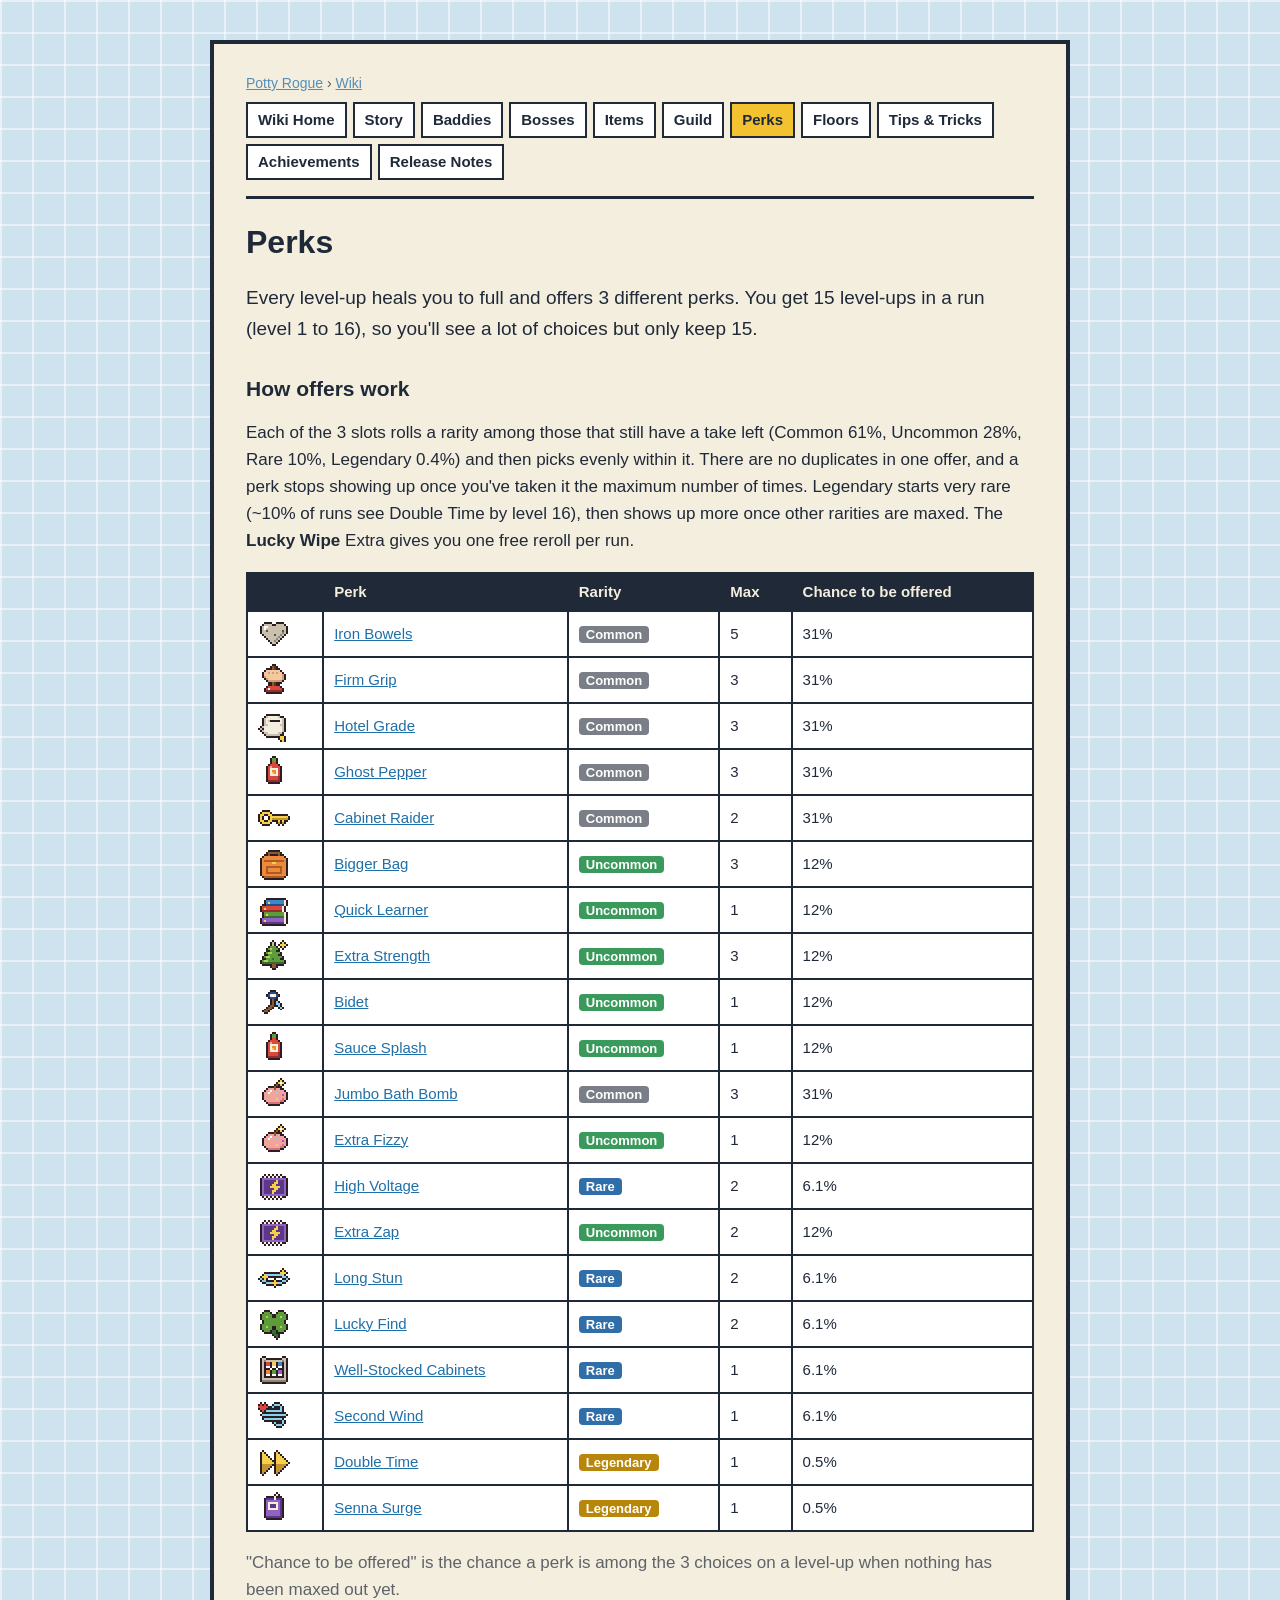
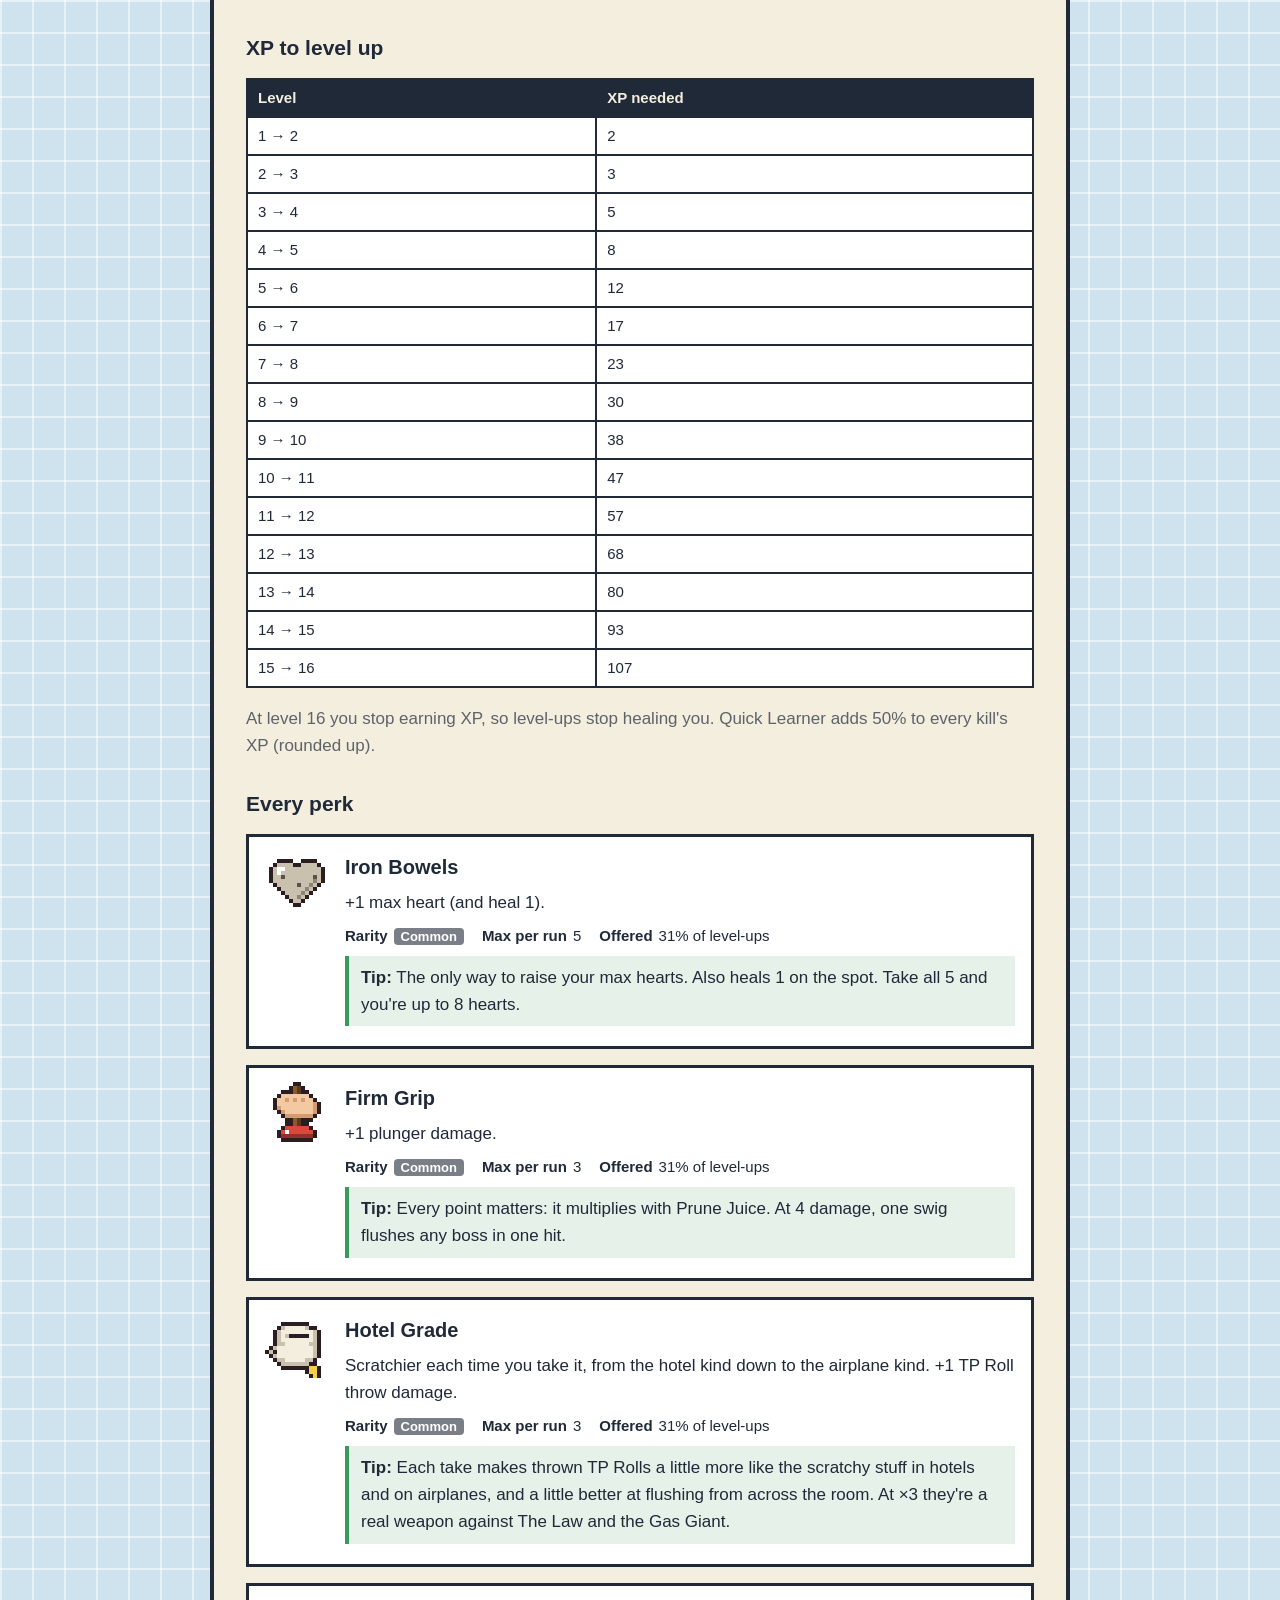
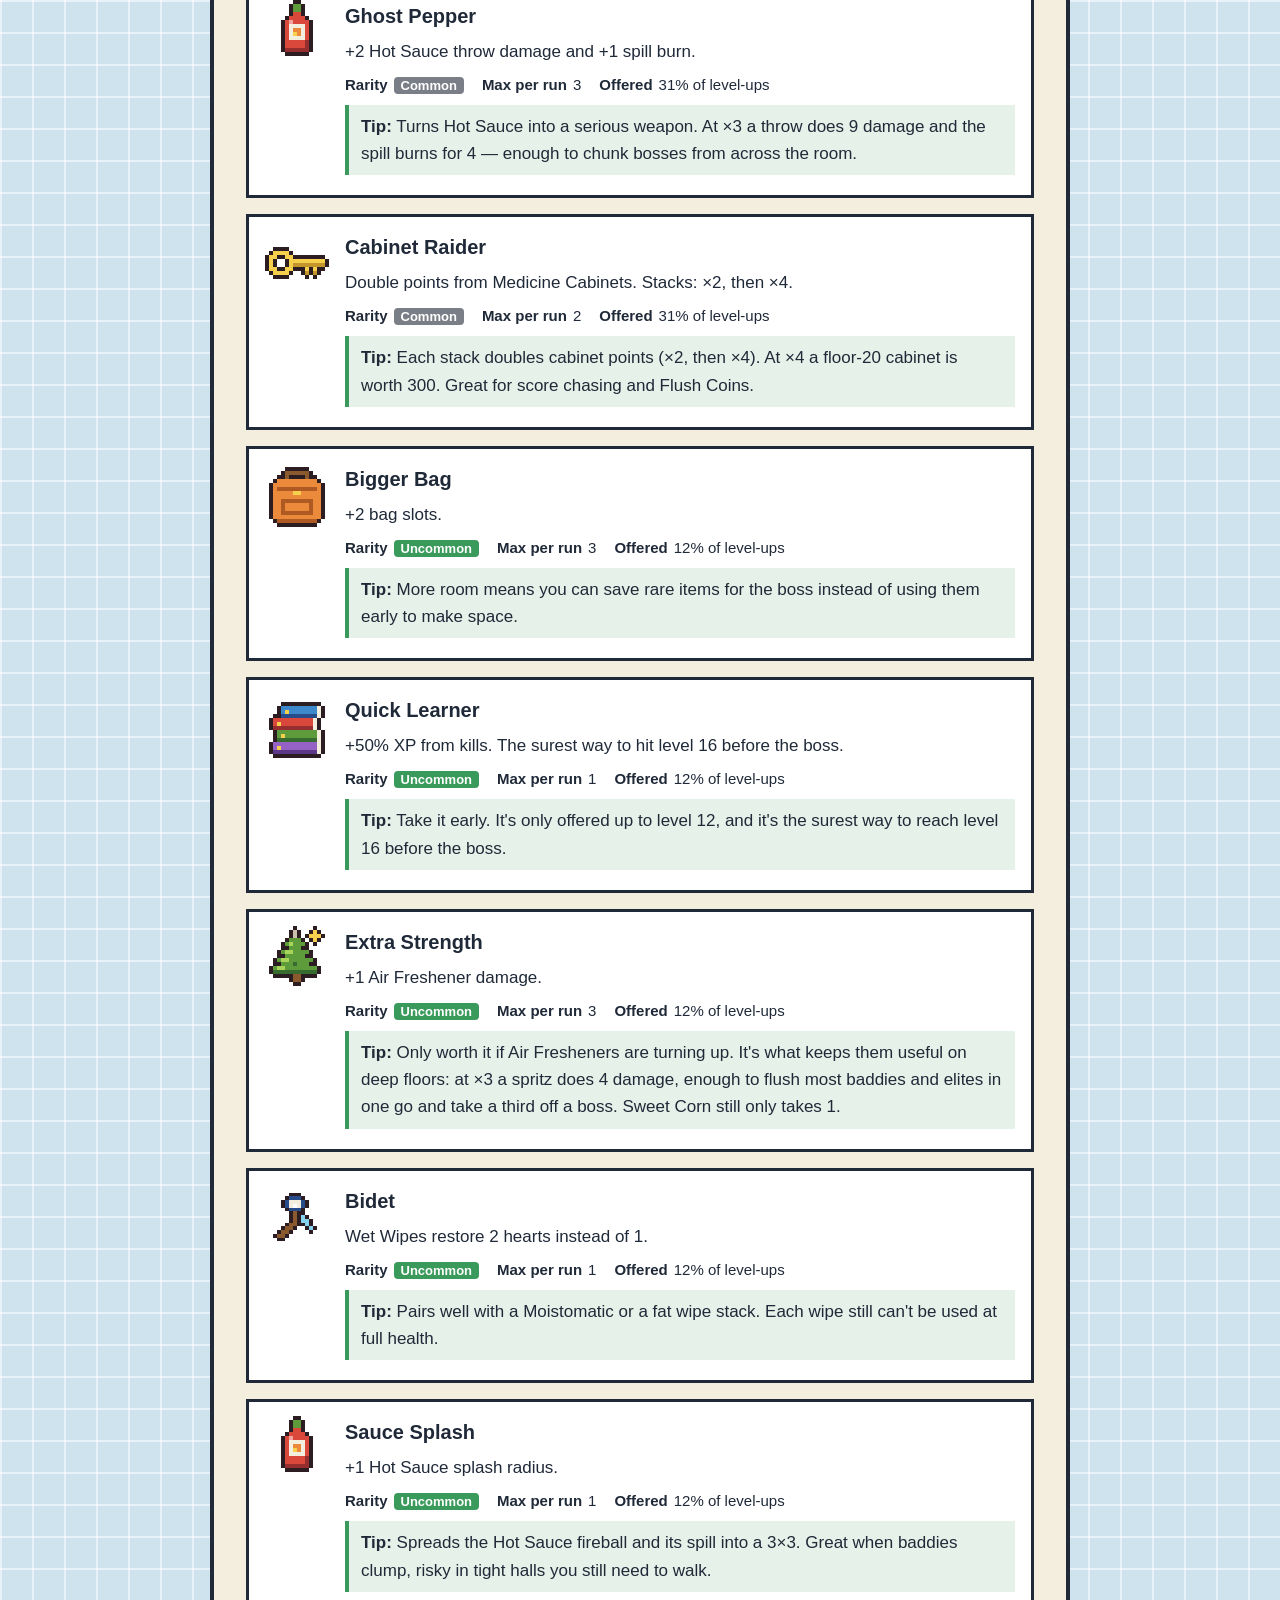
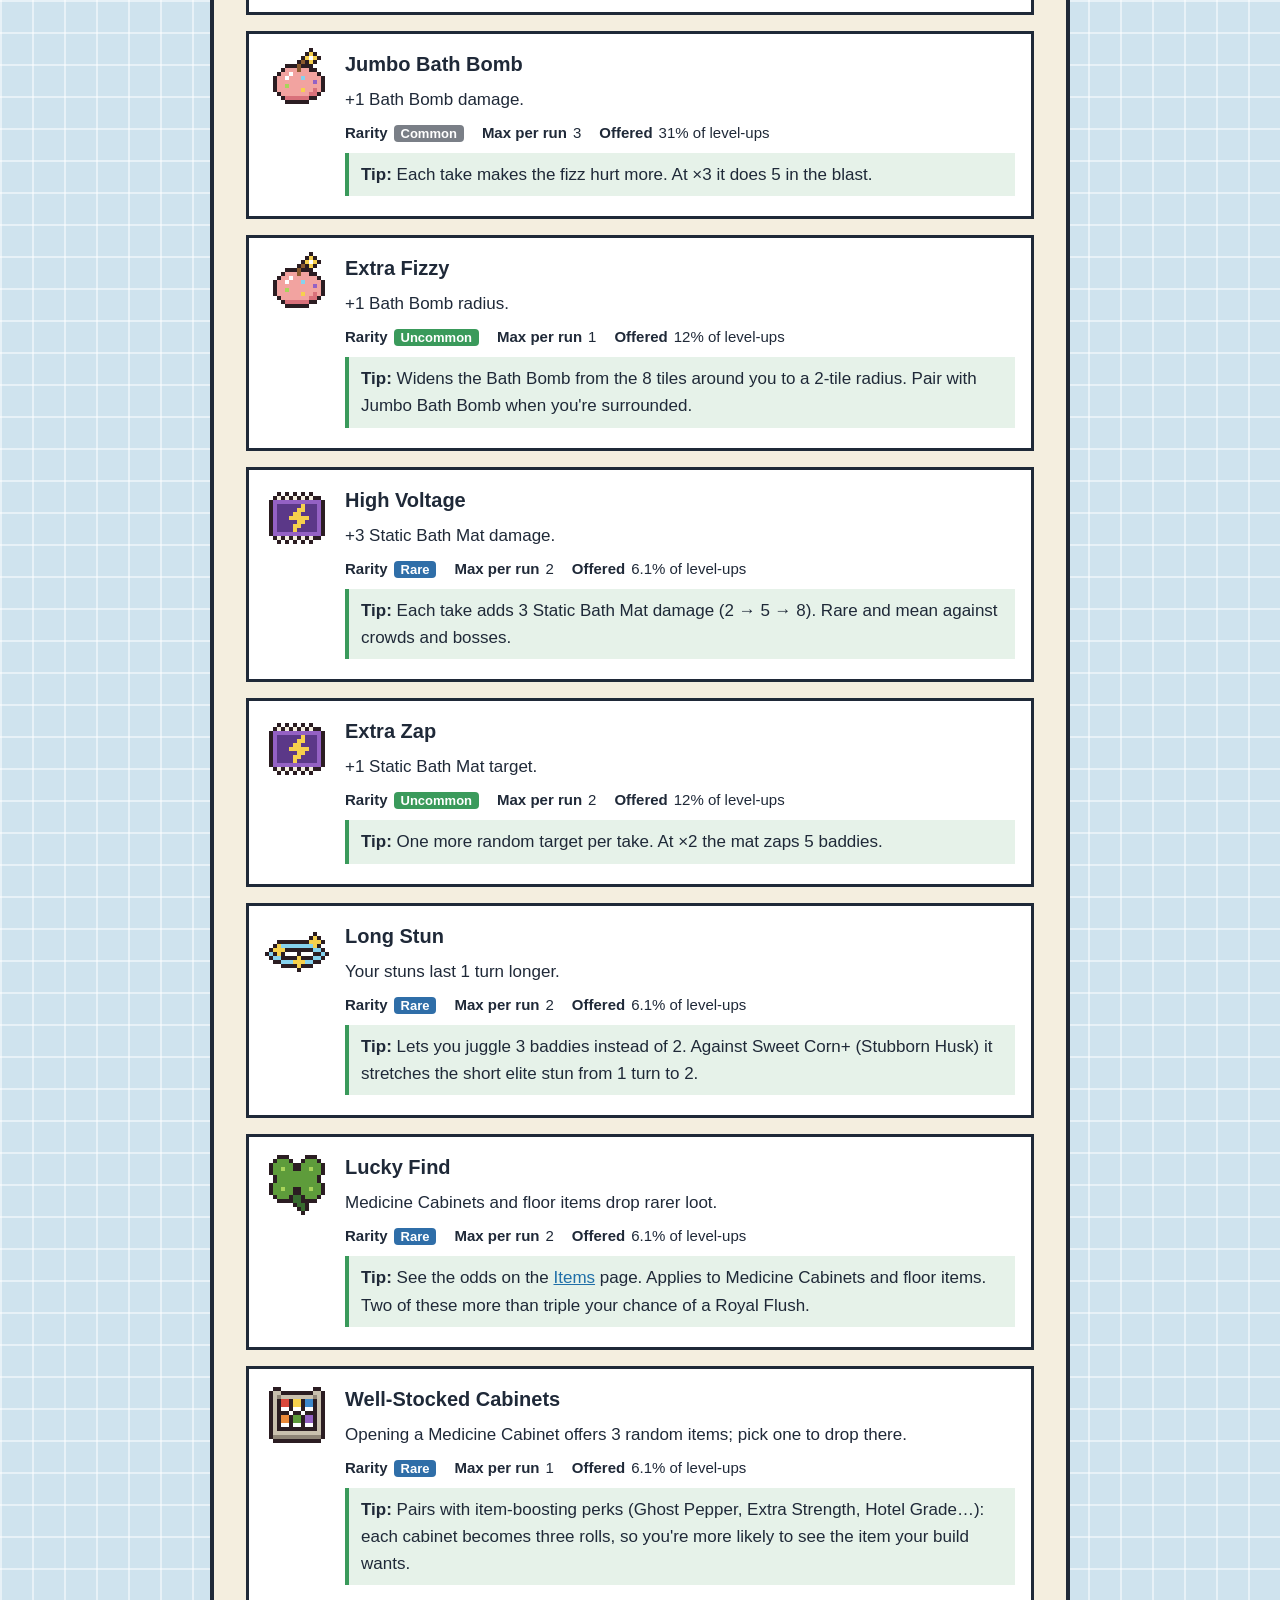
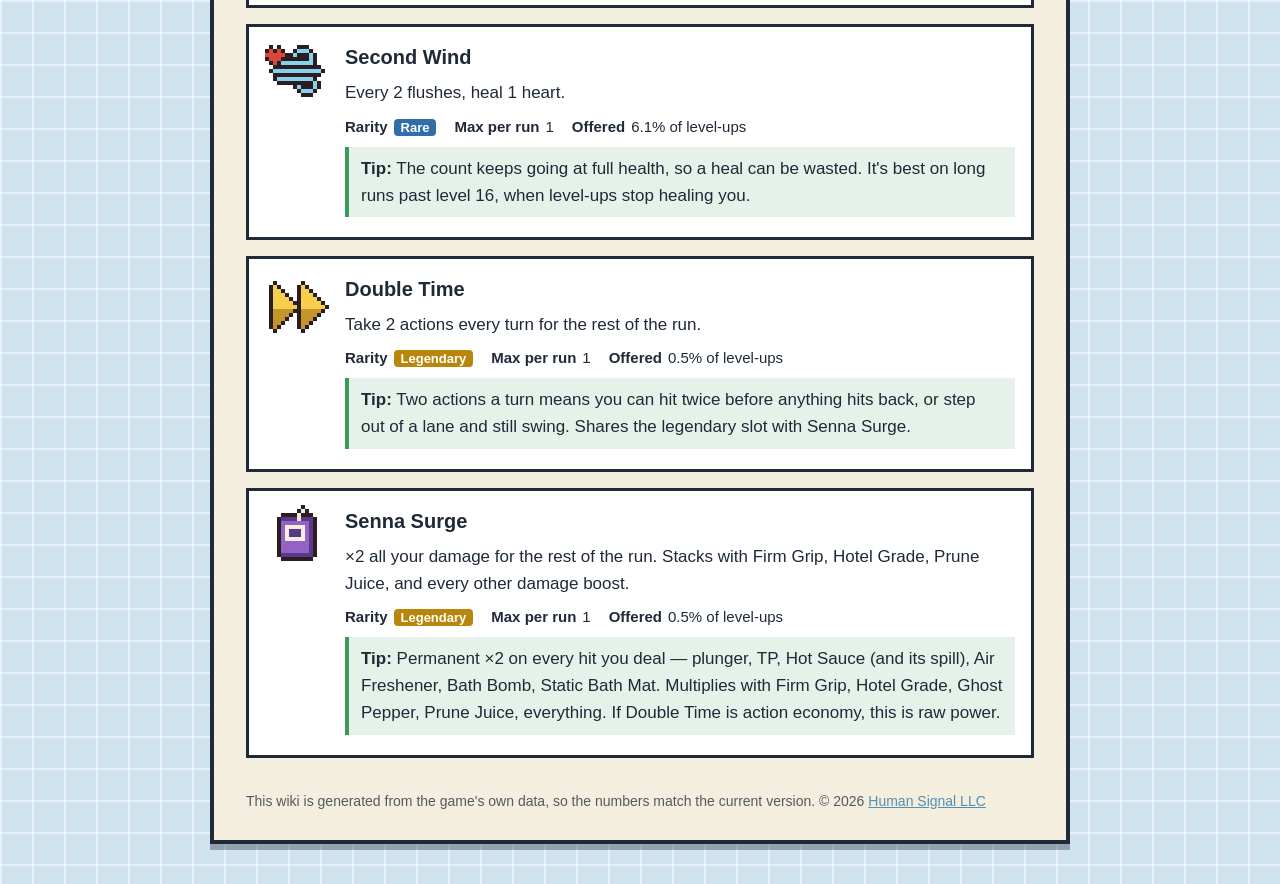
<file: potty-rogue/wiki/perks.html>
<!doctype html>
<html lang="en">
<head>
  <meta charset="utf-8">
  <meta name="viewport" content="width=device-width, initial-scale=1">
  <title>Perks · Potty Rogue Wiki</title>
  <link rel="stylesheet" href="../style.css">
</head>
<body>
<main class="wiki">
  <p class="crumbs"><a href="../">Potty Rogue</a> › <a href="index.html">Wiki</a></p>
  <nav class="wiki-nav">
    <a href="index.html">Wiki Home</a>
    <a href="story.html">Story</a>
    <a href="baddies.html">Baddies</a>
    <a href="bosses.html">Bosses</a>
    <a href="items.html">Items</a>
    <a href="guild.html">Guild</a>
    <a class="current" href="perks.html">Perks</a>
    <a href="floors.html">Floors</a>
    <a href="tips.html">Tips & Tricks</a>
    <a href="achievements.html">Achievements</a>
    <a href="releases.html">Release Notes</a>
  </nav>
  <h1>Perks</h1>
<p class="lead">Every level-up heals you to full and offers 3 different perks. You get 15 level-ups in a run (level 1 to 16), so you'll see a lot of choices but only keep 15.</p>
<h2>How offers work</h2>
<p>Each of the 3 slots rolls a rarity among those that still have a take left (Common 61%, Uncommon 28%, Rare 10%, Legendary 0.4%) and then picks evenly within it. There are no duplicates in one offer, and a perk stops showing up once you've taken it the maximum number of times. Legendary starts very rare (~10% of runs see Double Time by level 16), then shows up more once other rarities are maxed. The <strong>Lucky Wipe</strong> Extra gives you one free reroll per run.</p>
<div class="table-wrap"><table>
<tr><th></th><th>Perk</th><th>Rarity</th><th>Max</th><th>Chance to be offered</th></tr>
<tr><td><img class="sprite" src="img/perk_ironBowels.png" width="32" height="32" alt="Iron Bowels"></td><td><a href="#iron-bowels">Iron Bowels</a></td><td><span class="rarity common">Common</span></td><td>5</td><td>31%</td></tr>
<tr><td><img class="sprite" src="img/perk_firmGrip.png" width="32" height="32" alt="Firm Grip"></td><td><a href="#firm-grip">Firm Grip</a></td><td><span class="rarity common">Common</span></td><td>3</td><td>31%</td></tr>
<tr><td><img class="sprite" src="img/perk_sharperRolls.png" width="32" height="32" alt="Hotel Grade"></td><td><a href="#hotel-grade">Hotel Grade</a></td><td><span class="rarity common">Common</span></td><td>3</td><td>31%</td></tr>
<tr><td><img class="sprite" src="img/perk_ghostPepper.png" width="32" height="32" alt="Ghost Pepper"></td><td><a href="#ghost-pepper">Ghost Pepper</a></td><td><span class="rarity common">Common</span></td><td>3</td><td>31%</td></tr>
<tr><td><img class="sprite" src="img/perk_cabinetRaider.png" width="32" height="32" alt="Cabinet Raider"></td><td><a href="#cabinet-raider">Cabinet Raider</a></td><td><span class="rarity common">Common</span></td><td>2</td><td>31%</td></tr>
<tr><td><img class="sprite" src="img/perk_biggerBag.png" width="32" height="32" alt="Bigger Bag"></td><td><a href="#bigger-bag">Bigger Bag</a></td><td><span class="rarity uncommon">Uncommon</span></td><td>3</td><td>12%</td></tr>
<tr><td><img class="sprite" src="img/perk_quickLearner.png" width="32" height="32" alt="Quick Learner"></td><td><a href="#quick-learner">Quick Learner</a></td><td><span class="rarity uncommon">Uncommon</span></td><td>1</td><td>12%</td></tr>
<tr><td><img class="sprite" src="img/perk_extraStrength.png" width="32" height="32" alt="Extra Strength"></td><td><a href="#extra-strength">Extra Strength</a></td><td><span class="rarity uncommon">Uncommon</span></td><td>3</td><td>12%</td></tr>
<tr><td><img class="sprite" src="img/perk_bidet.png" width="32" height="32" alt="Bidet"></td><td><a href="#bidet">Bidet</a></td><td><span class="rarity uncommon">Uncommon</span></td><td>1</td><td>12%</td></tr>
<tr><td><img class="sprite" src="img/perk_sauceSplash.png" width="32" height="32" alt="Sauce Splash"></td><td><a href="#sauce-splash">Sauce Splash</a></td><td><span class="rarity uncommon">Uncommon</span></td><td>1</td><td>12%</td></tr>
<tr><td><img class="sprite" src="img/perk_jumboBathBomb.png" width="32" height="32" alt="Jumbo Bath Bomb"></td><td><a href="#jumbo-bath-bomb">Jumbo Bath Bomb</a></td><td><span class="rarity common">Common</span></td><td>3</td><td>31%</td></tr>
<tr><td><img class="sprite" src="img/perk_extraFizzy.png" width="32" height="32" alt="Extra Fizzy"></td><td><a href="#extra-fizzy">Extra Fizzy</a></td><td><span class="rarity uncommon">Uncommon</span></td><td>1</td><td>12%</td></tr>
<tr><td><img class="sprite" src="img/perk_highVoltage.png" width="32" height="32" alt="High Voltage"></td><td><a href="#high-voltage">High Voltage</a></td><td><span class="rarity rare">Rare</span></td><td>2</td><td>6.1%</td></tr>
<tr><td><img class="sprite" src="img/perk_extraZap.png" width="32" height="32" alt="Extra Zap"></td><td><a href="#extra-zap">Extra Zap</a></td><td><span class="rarity uncommon">Uncommon</span></td><td>2</td><td>12%</td></tr>
<tr><td><img class="sprite" src="img/perk_longStun.png" width="32" height="32" alt="Long Stun"></td><td><a href="#long-stun">Long Stun</a></td><td><span class="rarity rare">Rare</span></td><td>2</td><td>6.1%</td></tr>
<tr><td><img class="sprite" src="img/perk_luckyFind.png" width="32" height="32" alt="Lucky Find"></td><td><a href="#lucky-find">Lucky Find</a></td><td><span class="rarity rare">Rare</span></td><td>2</td><td>6.1%</td></tr>
<tr><td><img class="sprite" src="img/perk_wellStockedCabinets.png" width="32" height="32" alt="Well-Stocked Cabinets"></td><td><a href="#wellstocked-cabinets">Well-Stocked Cabinets</a></td><td><span class="rarity rare">Rare</span></td><td>1</td><td>6.1%</td></tr>
<tr><td><img class="sprite" src="img/perk_secondWind.png" width="32" height="32" alt="Second Wind"></td><td><a href="#second-wind">Second Wind</a></td><td><span class="rarity rare">Rare</span></td><td>1</td><td>6.1%</td></tr>
<tr><td><img class="sprite" src="img/perk_doubleTime.png" width="32" height="32" alt="Double Time"></td><td><a href="#double-time">Double Time</a></td><td><span class="rarity legendary">Legendary</span></td><td>1</td><td>0.5%</td></tr>
<tr><td><img class="sprite" src="img/perk_sennaSurge.png" width="32" height="32" alt="Senna Surge"></td><td><a href="#senna-surge">Senna Surge</a></td><td><span class="rarity legendary">Legendary</span></td><td>1</td><td>0.5%</td></tr>
</table></div>
<p class="muted">"Chance to be offered" is the chance a perk is among the 3 choices on a level-up when nothing has been maxed out yet.</p>
<h2>XP to level up</h2>
<div class="table-wrap"><table>
<tr><th>Level</th><th>XP needed</th></tr>
<tr><td>1 → 2</td><td>2</td></tr>
<tr><td>2 → 3</td><td>3</td></tr>
<tr><td>3 → 4</td><td>5</td></tr>
<tr><td>4 → 5</td><td>8</td></tr>
<tr><td>5 → 6</td><td>12</td></tr>
<tr><td>6 → 7</td><td>17</td></tr>
<tr><td>7 → 8</td><td>23</td></tr>
<tr><td>8 → 9</td><td>30</td></tr>
<tr><td>9 → 10</td><td>38</td></tr>
<tr><td>10 → 11</td><td>47</td></tr>
<tr><td>11 → 12</td><td>57</td></tr>
<tr><td>12 → 13</td><td>68</td></tr>
<tr><td>13 → 14</td><td>80</td></tr>
<tr><td>14 → 15</td><td>93</td></tr>
<tr><td>15 → 16</td><td>107</td></tr>
</table></div>
<p class="muted">At level 16 you stop earning XP, so level-ups stop healing you. Quick Learner adds 50% to every kill's XP (rounded up).</p>
<h2>Every perk</h2>
<section class="entry" id="iron-bowels">
  <div class="entry-art"><img class="sprite" src="img/perk_ironBowels.png" width="64" height="64" alt="Iron Bowels"></div>
  <div class="entry-text">
    <h3>Iron Bowels</h3>
    <p>+1 max heart (and heal 1).</p><dl class="stats"><div><dt>Rarity</dt><dd><span class="rarity common">Common</span></dd></div><div><dt>Max per run</dt><dd>5</dd></div><div><dt>Offered</dt><dd>31% of level-ups</dd></div></dl><p class="tip"><strong>Tip:</strong> The only way to raise your max hearts. Also heals 1 on the spot. Take all 5 and you're up to 8 hearts.</p>
  </div>
</section>
<section class="entry" id="firm-grip">
  <div class="entry-art"><img class="sprite" src="img/perk_firmGrip.png" width="64" height="64" alt="Firm Grip"></div>
  <div class="entry-text">
    <h3>Firm Grip</h3>
    <p>+1 plunger damage.</p><dl class="stats"><div><dt>Rarity</dt><dd><span class="rarity common">Common</span></dd></div><div><dt>Max per run</dt><dd>3</dd></div><div><dt>Offered</dt><dd>31% of level-ups</dd></div></dl><p class="tip"><strong>Tip:</strong> Every point matters: it multiplies with Prune Juice. At 4 damage, one swig flushes any boss in one hit.</p>
  </div>
</section>
<section class="entry" id="hotel-grade">
  <div class="entry-art"><img class="sprite" src="img/perk_sharperRolls.png" width="64" height="64" alt="Hotel Grade"></div>
  <div class="entry-text">
    <h3>Hotel Grade</h3>
    <p>Scratchier each time you take it, from the hotel kind down to the airplane kind. +1 TP Roll throw damage.</p><dl class="stats"><div><dt>Rarity</dt><dd><span class="rarity common">Common</span></dd></div><div><dt>Max per run</dt><dd>3</dd></div><div><dt>Offered</dt><dd>31% of level-ups</dd></div></dl><p class="tip"><strong>Tip:</strong> Each take makes thrown TP Rolls a little more like the scratchy stuff in hotels and on airplanes, and a little better at flushing from across the room. At ×3 they're a real weapon against The Law and the Gas Giant.</p>
  </div>
</section>
<section class="entry" id="ghost-pepper">
  <div class="entry-art"><img class="sprite" src="img/perk_ghostPepper.png" width="64" height="64" alt="Ghost Pepper"></div>
  <div class="entry-text">
    <h3>Ghost Pepper</h3>
    <p>+2 Hot Sauce throw damage and +1 spill burn.</p><dl class="stats"><div><dt>Rarity</dt><dd><span class="rarity common">Common</span></dd></div><div><dt>Max per run</dt><dd>3</dd></div><div><dt>Offered</dt><dd>31% of level-ups</dd></div></dl><p class="tip"><strong>Tip:</strong> Turns Hot Sauce into a serious weapon. At ×3 a throw does 9 damage and the spill burns for 4 — enough to chunk bosses from across the room.</p>
  </div>
</section>
<section class="entry" id="cabinet-raider">
  <div class="entry-art"><img class="sprite" src="img/perk_cabinetRaider.png" width="64" height="64" alt="Cabinet Raider"></div>
  <div class="entry-text">
    <h3>Cabinet Raider</h3>
    <p>Double points from Medicine Cabinets. Stacks: ×2, then ×4.</p><dl class="stats"><div><dt>Rarity</dt><dd><span class="rarity common">Common</span></dd></div><div><dt>Max per run</dt><dd>2</dd></div><div><dt>Offered</dt><dd>31% of level-ups</dd></div></dl><p class="tip"><strong>Tip:</strong> Each stack doubles cabinet points (×2, then ×4). At ×4 a floor-20 cabinet is worth 300. Great for score chasing and Flush Coins.</p>
  </div>
</section>
<section class="entry" id="bigger-bag">
  <div class="entry-art"><img class="sprite" src="img/perk_biggerBag.png" width="64" height="64" alt="Bigger Bag"></div>
  <div class="entry-text">
    <h3>Bigger Bag</h3>
    <p>+2 bag slots.</p><dl class="stats"><div><dt>Rarity</dt><dd><span class="rarity uncommon">Uncommon</span></dd></div><div><dt>Max per run</dt><dd>3</dd></div><div><dt>Offered</dt><dd>12% of level-ups</dd></div></dl><p class="tip"><strong>Tip:</strong> More room means you can save rare items for the boss instead of using them early to make space.</p>
  </div>
</section>
<section class="entry" id="quick-learner">
  <div class="entry-art"><img class="sprite" src="img/perk_quickLearner.png" width="64" height="64" alt="Quick Learner"></div>
  <div class="entry-text">
    <h3>Quick Learner</h3>
    <p>+50% XP from kills. The surest way to hit level 16 before the boss.</p><dl class="stats"><div><dt>Rarity</dt><dd><span class="rarity uncommon">Uncommon</span></dd></div><div><dt>Max per run</dt><dd>1</dd></div><div><dt>Offered</dt><dd>12% of level-ups</dd></div></dl><p class="tip"><strong>Tip:</strong> Take it early. It's only offered up to level 12, and it's the surest way to reach level 16 before the boss.</p>
  </div>
</section>
<section class="entry" id="extra-strength">
  <div class="entry-art"><img class="sprite" src="img/perk_extraStrength.png" width="64" height="64" alt="Extra Strength"></div>
  <div class="entry-text">
    <h3>Extra Strength</h3>
    <p>+1 Air Freshener damage.</p><dl class="stats"><div><dt>Rarity</dt><dd><span class="rarity uncommon">Uncommon</span></dd></div><div><dt>Max per run</dt><dd>3</dd></div><div><dt>Offered</dt><dd>12% of level-ups</dd></div></dl><p class="tip"><strong>Tip:</strong> Only worth it if Air Fresheners are turning up. It's what keeps them useful on deep floors: at ×3 a spritz does 4 damage, enough to flush most baddies and elites in one go and take a third off a boss. Sweet Corn still only takes 1.</p>
  </div>
</section>
<section class="entry" id="bidet">
  <div class="entry-art"><img class="sprite" src="img/perk_bidet.png" width="64" height="64" alt="Bidet"></div>
  <div class="entry-text">
    <h3>Bidet</h3>
    <p>Wet Wipes restore 2 hearts instead of 1.</p><dl class="stats"><div><dt>Rarity</dt><dd><span class="rarity uncommon">Uncommon</span></dd></div><div><dt>Max per run</dt><dd>1</dd></div><div><dt>Offered</dt><dd>12% of level-ups</dd></div></dl><p class="tip"><strong>Tip:</strong> Pairs well with a Moistomatic or a fat wipe stack. Each wipe still can't be used at full health.</p>
  </div>
</section>
<section class="entry" id="sauce-splash">
  <div class="entry-art"><img class="sprite" src="img/perk_sauceSplash.png" width="64" height="64" alt="Sauce Splash"></div>
  <div class="entry-text">
    <h3>Sauce Splash</h3>
    <p>+1 Hot Sauce splash radius.</p><dl class="stats"><div><dt>Rarity</dt><dd><span class="rarity uncommon">Uncommon</span></dd></div><div><dt>Max per run</dt><dd>1</dd></div><div><dt>Offered</dt><dd>12% of level-ups</dd></div></dl><p class="tip"><strong>Tip:</strong> Spreads the Hot Sauce fireball and its spill into a 3×3. Great when baddies clump, risky in tight halls you still need to walk.</p>
  </div>
</section>
<section class="entry" id="jumbo-bath-bomb">
  <div class="entry-art"><img class="sprite" src="img/perk_jumboBathBomb.png" width="64" height="64" alt="Jumbo Bath Bomb"></div>
  <div class="entry-text">
    <h3>Jumbo Bath Bomb</h3>
    <p>+1 Bath Bomb damage.</p><dl class="stats"><div><dt>Rarity</dt><dd><span class="rarity common">Common</span></dd></div><div><dt>Max per run</dt><dd>3</dd></div><div><dt>Offered</dt><dd>31% of level-ups</dd></div></dl><p class="tip"><strong>Tip:</strong> Each take makes the fizz hurt more. At ×3 it does 5 in the blast.</p>
  </div>
</section>
<section class="entry" id="extra-fizzy">
  <div class="entry-art"><img class="sprite" src="img/perk_extraFizzy.png" width="64" height="64" alt="Extra Fizzy"></div>
  <div class="entry-text">
    <h3>Extra Fizzy</h3>
    <p>+1 Bath Bomb radius.</p><dl class="stats"><div><dt>Rarity</dt><dd><span class="rarity uncommon">Uncommon</span></dd></div><div><dt>Max per run</dt><dd>1</dd></div><div><dt>Offered</dt><dd>12% of level-ups</dd></div></dl><p class="tip"><strong>Tip:</strong> Widens the Bath Bomb from the 8 tiles around you to a 2-tile radius. Pair with Jumbo Bath Bomb when you're surrounded.</p>
  </div>
</section>
<section class="entry" id="high-voltage">
  <div class="entry-art"><img class="sprite" src="img/perk_highVoltage.png" width="64" height="64" alt="High Voltage"></div>
  <div class="entry-text">
    <h3>High Voltage</h3>
    <p>+3 Static Bath Mat damage.</p><dl class="stats"><div><dt>Rarity</dt><dd><span class="rarity rare">Rare</span></dd></div><div><dt>Max per run</dt><dd>2</dd></div><div><dt>Offered</dt><dd>6.1% of level-ups</dd></div></dl><p class="tip"><strong>Tip:</strong> Each take adds 3 Static Bath Mat damage (2 → 5 → 8). Rare and mean against crowds and bosses.</p>
  </div>
</section>
<section class="entry" id="extra-zap">
  <div class="entry-art"><img class="sprite" src="img/perk_extraZap.png" width="64" height="64" alt="Extra Zap"></div>
  <div class="entry-text">
    <h3>Extra Zap</h3>
    <p>+1 Static Bath Mat target.</p><dl class="stats"><div><dt>Rarity</dt><dd><span class="rarity uncommon">Uncommon</span></dd></div><div><dt>Max per run</dt><dd>2</dd></div><div><dt>Offered</dt><dd>12% of level-ups</dd></div></dl><p class="tip"><strong>Tip:</strong> One more random target per take. At ×2 the mat zaps 5 baddies.</p>
  </div>
</section>
<section class="entry" id="long-stun">
  <div class="entry-art"><img class="sprite" src="img/perk_longStun.png" width="64" height="64" alt="Long Stun"></div>
  <div class="entry-text">
    <h3>Long Stun</h3>
    <p>Your stuns last 1 turn longer.</p><dl class="stats"><div><dt>Rarity</dt><dd><span class="rarity rare">Rare</span></dd></div><div><dt>Max per run</dt><dd>2</dd></div><div><dt>Offered</dt><dd>6.1% of level-ups</dd></div></dl><p class="tip"><strong>Tip:</strong> Lets you juggle 3 baddies instead of 2. Against Sweet Corn+ (Stubborn Husk) it stretches the short elite stun from 1 turn to 2.</p>
  </div>
</section>
<section class="entry" id="lucky-find">
  <div class="entry-art"><img class="sprite" src="img/perk_luckyFind.png" width="64" height="64" alt="Lucky Find"></div>
  <div class="entry-text">
    <h3>Lucky Find</h3>
    <p>Medicine Cabinets and floor items drop rarer loot.</p><dl class="stats"><div><dt>Rarity</dt><dd><span class="rarity rare">Rare</span></dd></div><div><dt>Max per run</dt><dd>2</dd></div><div><dt>Offered</dt><dd>6.1% of level-ups</dd></div></dl><p class="tip"><strong>Tip:</strong> See the odds on the <a href="items.html">Items</a> page. Applies to Medicine Cabinets and floor items. Two of these more than triple your chance of a Royal Flush.</p>
  </div>
</section>
<section class="entry" id="wellstocked-cabinets">
  <div class="entry-art"><img class="sprite" src="img/perk_wellStockedCabinets.png" width="64" height="64" alt="Well-Stocked Cabinets"></div>
  <div class="entry-text">
    <h3>Well-Stocked Cabinets</h3>
    <p>Opening a Medicine Cabinet offers 3 random items; pick one to drop there.</p><dl class="stats"><div><dt>Rarity</dt><dd><span class="rarity rare">Rare</span></dd></div><div><dt>Max per run</dt><dd>1</dd></div><div><dt>Offered</dt><dd>6.1% of level-ups</dd></div></dl><p class="tip"><strong>Tip:</strong> Pairs with item-boosting perks (Ghost Pepper, Extra Strength, Hotel Grade…): each cabinet becomes three rolls, so you're more likely to see the item your build wants.</p>
  </div>
</section>
<section class="entry" id="second-wind">
  <div class="entry-art"><img class="sprite" src="img/perk_secondWind.png" width="64" height="64" alt="Second Wind"></div>
  <div class="entry-text">
    <h3>Second Wind</h3>
    <p>Every 2 flushes, heal 1 heart.</p><dl class="stats"><div><dt>Rarity</dt><dd><span class="rarity rare">Rare</span></dd></div><div><dt>Max per run</dt><dd>1</dd></div><div><dt>Offered</dt><dd>6.1% of level-ups</dd></div></dl><p class="tip"><strong>Tip:</strong> The count keeps going at full health, so a heal can be wasted. It's best on long runs past level 16, when level-ups stop healing you.</p>
  </div>
</section>
<section class="entry" id="double-time">
  <div class="entry-art"><img class="sprite" src="img/perk_doubleTime.png" width="64" height="64" alt="Double Time"></div>
  <div class="entry-text">
    <h3>Double Time</h3>
    <p>Take 2 actions every turn for the rest of the run.</p><dl class="stats"><div><dt>Rarity</dt><dd><span class="rarity legendary">Legendary</span></dd></div><div><dt>Max per run</dt><dd>1</dd></div><div><dt>Offered</dt><dd>0.5% of level-ups</dd></div></dl><p class="tip"><strong>Tip:</strong> Two actions a turn means you can hit twice before anything hits back, or step out of a lane and still swing. Shares the legendary slot with Senna Surge.</p>
  </div>
</section>
<section class="entry" id="senna-surge">
  <div class="entry-art"><img class="sprite" src="img/perk_sennaSurge.png" width="64" height="64" alt="Senna Surge"></div>
  <div class="entry-text">
    <h3>Senna Surge</h3>
    <p>×2 all your damage for the rest of the run. Stacks with Firm Grip, Hotel Grade, Prune Juice, and every other damage boost.</p><dl class="stats"><div><dt>Rarity</dt><dd><span class="rarity legendary">Legendary</span></dd></div><div><dt>Max per run</dt><dd>1</dd></div><div><dt>Offered</dt><dd>0.5% of level-ups</dd></div></dl><p class="tip"><strong>Tip:</strong> Permanent ×2 on every hit you deal — plunger, TP, Hot Sauce (and its spill), Air Freshener, Bath Bomb, Static Bath Mat. Multiplies with Firm Grip, Hotel Grade, Ghost Pepper, Prune Juice, everything. If Double Time is action economy, this is raw power.</p>
  </div>
</section>
  <footer>This wiki is generated from the game's own data, so the numbers match the current version. &copy; 2026 <a href="../../">Human Signal LLC</a></footer>
</main>
</body>
</html>
</file>
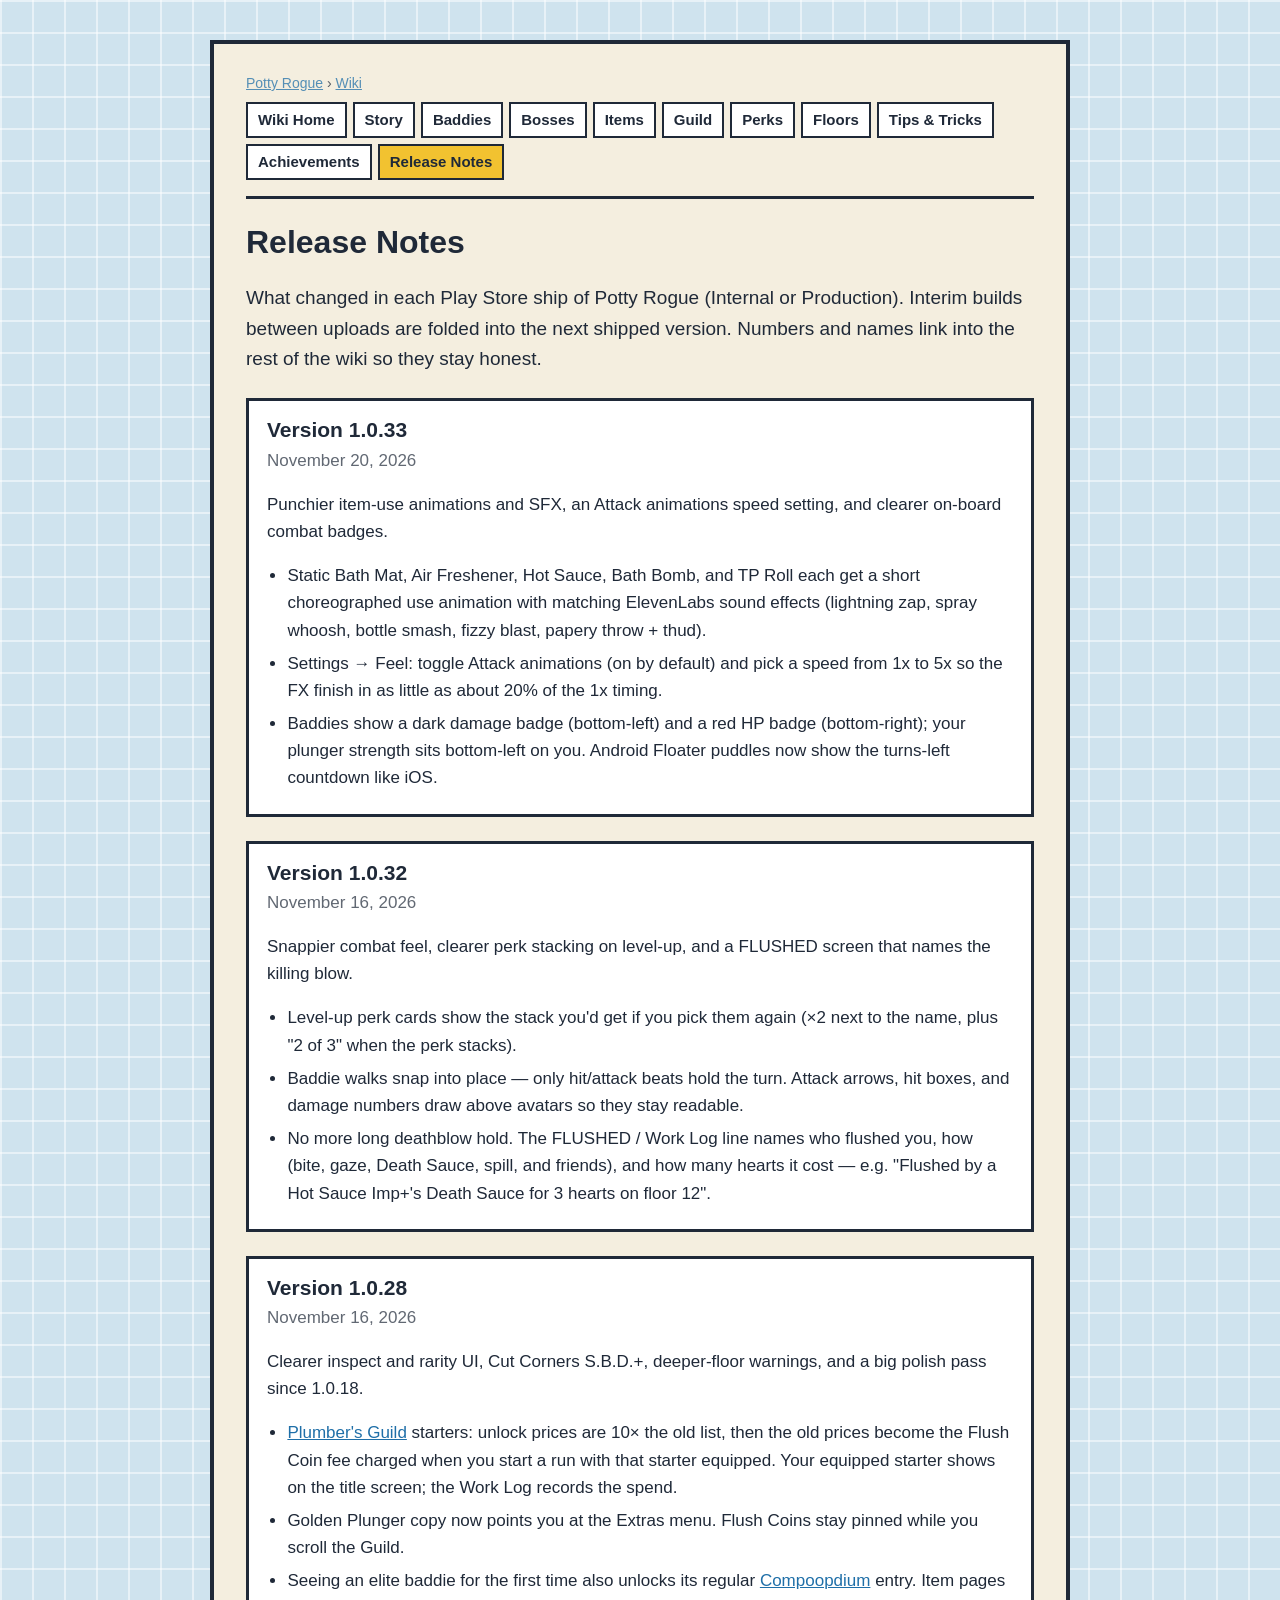
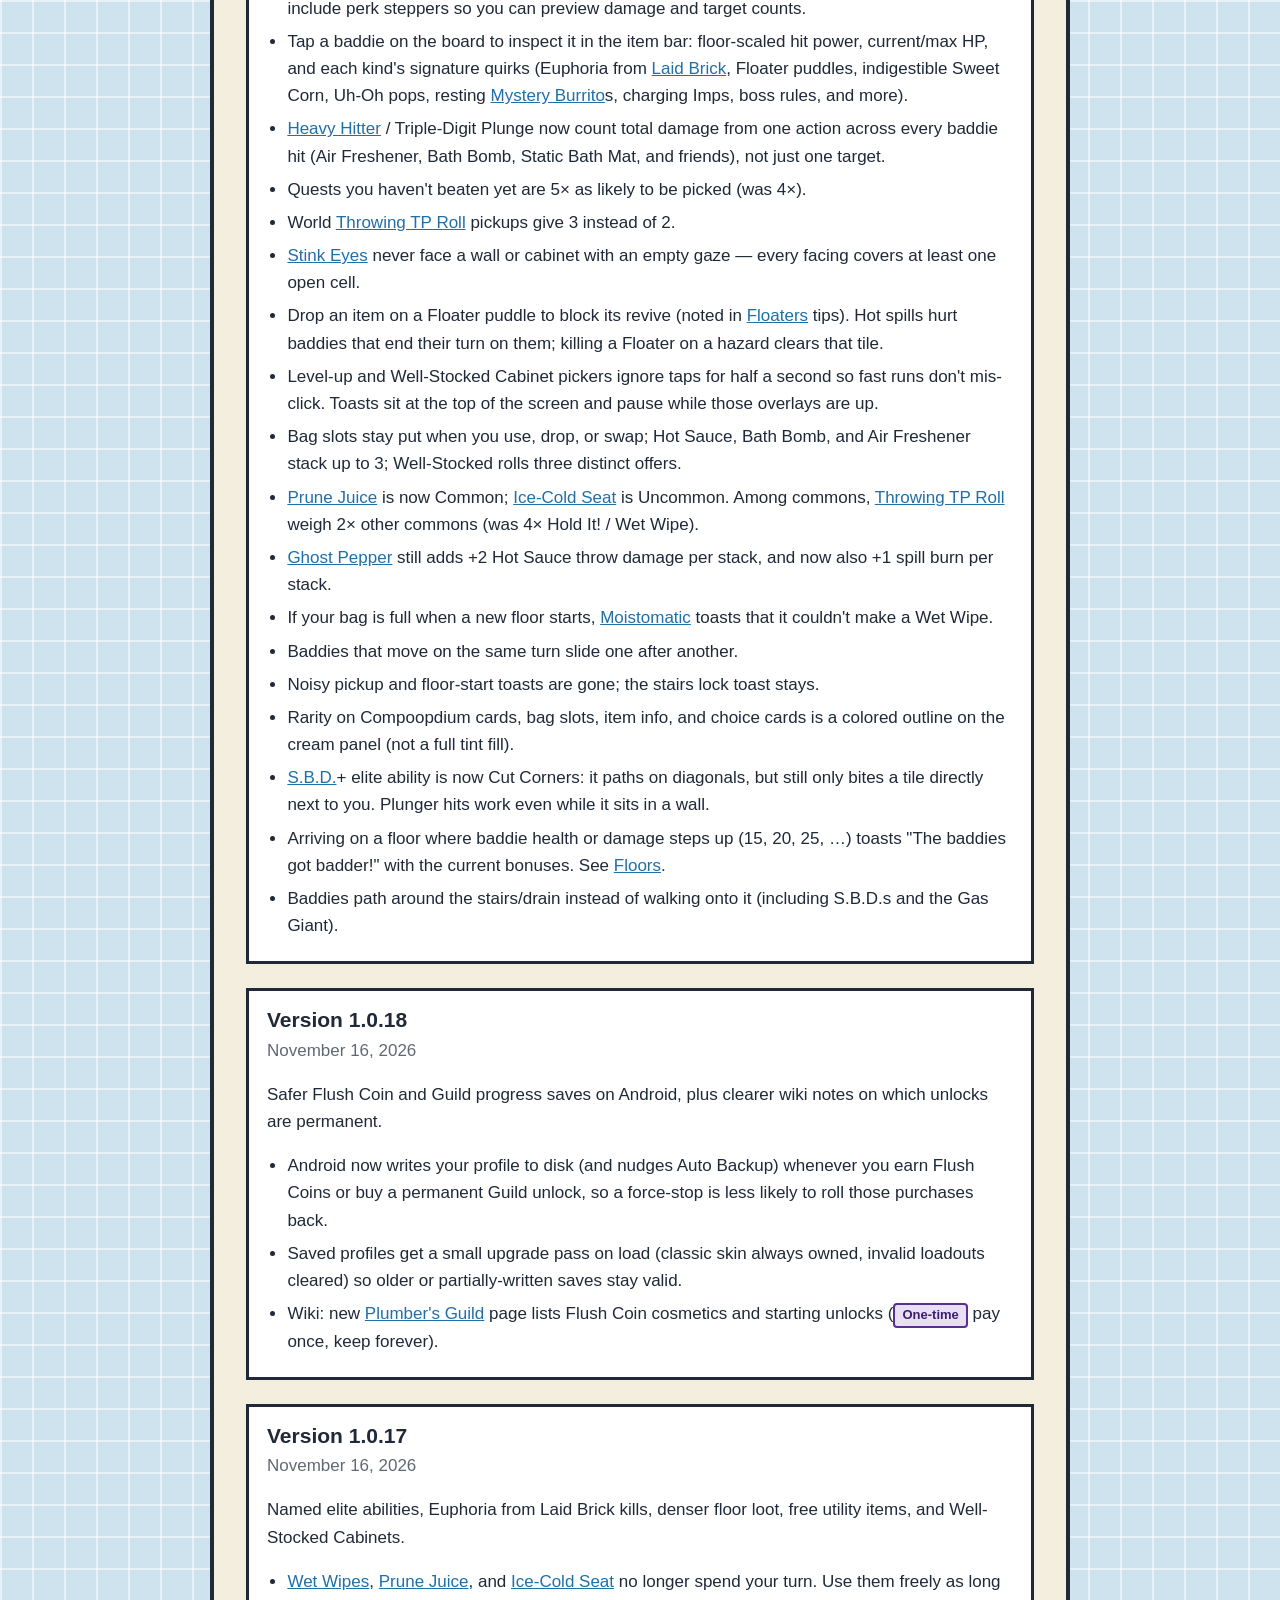
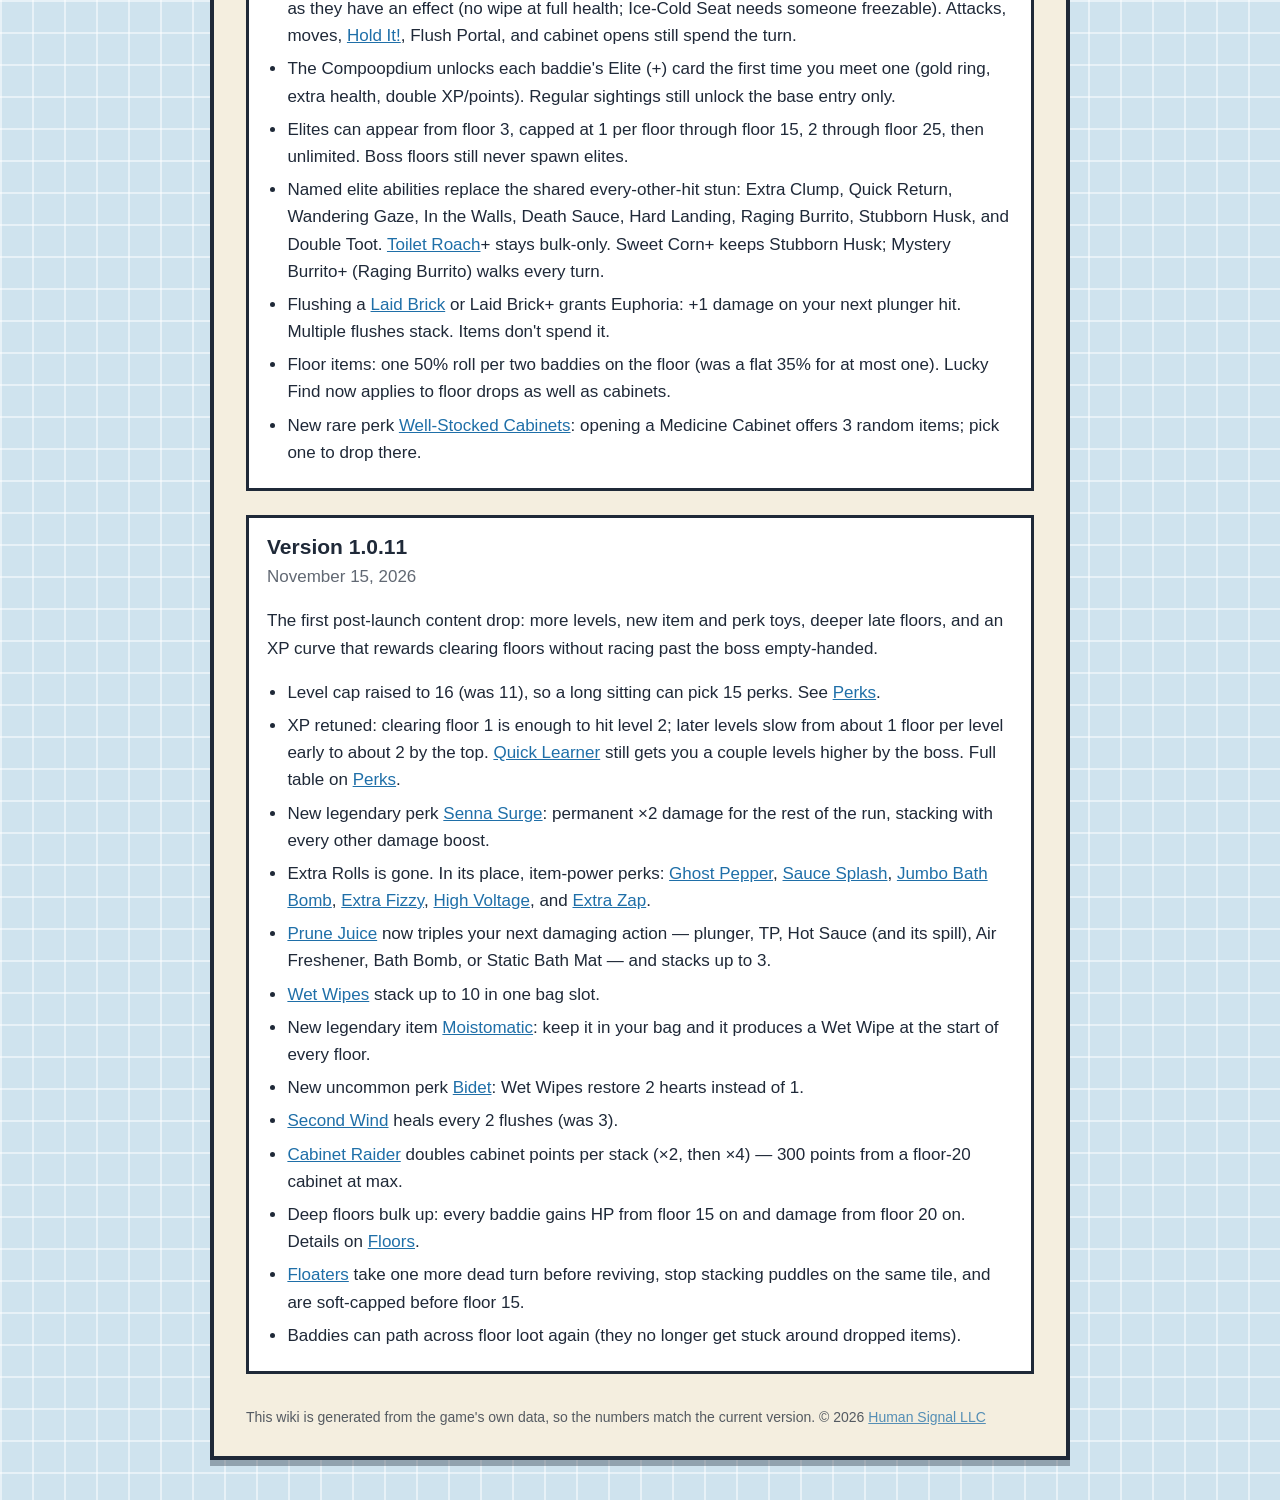
<file: potty-rogue/wiki/releases.html>
<!doctype html>
<html lang="en">
<head>
  <meta charset="utf-8">
  <meta name="viewport" content="width=device-width, initial-scale=1">
  <title>Release Notes · Potty Rogue Wiki</title>
  <link rel="stylesheet" href="../style.css">
</head>
<body>
<main class="wiki">
  <p class="crumbs"><a href="../">Potty Rogue</a> › <a href="index.html">Wiki</a></p>
  <nav class="wiki-nav">
    <a href="index.html">Wiki Home</a>
    <a href="story.html">Story</a>
    <a href="baddies.html">Baddies</a>
    <a href="bosses.html">Bosses</a>
    <a href="items.html">Items</a>
    <a href="guild.html">Guild</a>
    <a href="perks.html">Perks</a>
    <a href="floors.html">Floors</a>
    <a href="tips.html">Tips & Tricks</a>
    <a href="achievements.html">Achievements</a>
    <a class="current" href="releases.html">Release Notes</a>
  </nav>
  <h1>Release Notes</h1>
<p class="lead">What changed in each Play Store ship of Potty Rogue (Internal or Production). Interim builds between uploads are folded into the next shipped version. Numbers and names link into the rest of the wiki so they stay honest.</p>
<section class="release" id="v1-0-33">
  <h2>Version 1.0.33</h2>
  <p class="muted">November 20, 2026</p>
  <p>Punchier item-use animations and SFX, an Attack animations speed setting, and clearer on-board combat badges.</p>
  <ul>
<li>Static Bath Mat, Air Freshener, Hot Sauce, Bath Bomb, and TP Roll each get a short choreographed use animation with matching ElevenLabs sound effects (lightning zap, spray whoosh, bottle smash, fizzy blast, papery throw + thud).</li>
<li>Settings → Feel: toggle Attack animations (on by default) and pick a speed from 1x to 5x so the FX finish in as little as about 20% of the 1x timing.</li>
<li>Baddies show a dark damage badge (bottom-left) and a red HP badge (bottom-right); your plunger strength sits bottom-left on you. Android Floater puddles now show the turns-left countdown like iOS.</li>
  </ul>
</section>
<section class="release" id="v1-0-32">
  <h2>Version 1.0.32</h2>
  <p class="muted">November 16, 2026</p>
  <p>Snappier combat feel, clearer perk stacking on level-up, and a FLUSHED screen that names the killing blow.</p>
  <ul>
<li>Level-up perk cards show the stack you'd get if you pick them again (×2 next to the name, plus "2 of 3" when the perk stacks).</li>
<li>Baddie walks snap into place — only hit/attack beats hold the turn. Attack arrows, hit boxes, and damage numbers draw above avatars so they stay readable.</li>
<li>No more long deathblow hold. The FLUSHED / Work Log line names who flushed you, how (bite, gaze, Death Sauce, spill, and friends), and how many hearts it cost — e.g. "Flushed by a Hot Sauce Imp+'s Death Sauce for 3 hearts on floor 12".</li>
  </ul>
</section>
<section class="release" id="v1-0-28">
  <h2>Version 1.0.28</h2>
  <p class="muted">November 16, 2026</p>
  <p>Clearer inspect and rarity UI, Cut Corners S.B.D.+, deeper-floor warnings, and a big polish pass since 1.0.18.</p>
  <ul>
<li><a href="guild.html">Plumber's Guild</a> starters: unlock prices are 10× the old list, then the old prices become the Flush Coin fee charged when you start a run with that starter equipped. Your equipped starter shows on the title screen; the Work Log records the spend.</li>
<li>Golden Plunger copy now points you at the Extras menu. Flush Coins stay pinned while you scroll the Guild.</li>
<li>Seeing an elite baddie for the first time also unlocks its regular <a href="baddies.html">Compoopdium</a> entry. Item pages include perk steppers so you can preview damage and target counts.</li>
<li>Tap a baddie on the board to inspect it in the item bar: floor-scaled hit power, current/max HP, and each kind's signature quirks (Euphoria from <a href="baddies.html#laid-brick">Laid Brick</a>, Floater puddles, indigestible Sweet Corn, Uh-Oh pops, resting <a href="baddies.html#burrito">Mystery Burrito</a>s, charging Imps, boss rules, and more).</li>
<li><a href="achievements.html">Heavy Hitter</a> / Triple-Digit Plunge now count total damage from one action across every baddie hit (Air Freshener, Bath Bomb, Static Bath Mat, and friends), not just one target.</li>
<li>Quests you haven't beaten yet are 5× as likely to be picked (was 4×).</li>
<li>World <a href="items.html#throwing-tp-roll">Throwing TP Roll</a> pickups give 3 instead of 2.</li>
<li><a href="baddies.html#stink-eye">Stink Eyes</a> never face a wall or cabinet with an empty gaze — every facing covers at least one open cell.</li>
<li>Drop an item on a Floater puddle to block its revive (noted in <a href="baddies.html#floater">Floaters</a> tips). Hot spills hurt baddies that end their turn on them; killing a Floater on a hazard clears that tile.</li>
<li>Level-up and Well-Stocked Cabinet pickers ignore taps for half a second so fast runs don't mis-click. Toasts sit at the top of the screen and pause while those overlays are up.</li>
<li>Bag slots stay put when you use, drop, or swap; Hot Sauce, Bath Bomb, and Air Freshener stack up to 3; Well-Stocked rolls three distinct offers.</li>
<li><a href="items.html#prune-juice">Prune Juice</a> is now Common; <a href="items.html#icecold-seat">Ice-Cold Seat</a> is Uncommon. Among commons, <a href="items.html#throwing-tp-roll">Throwing TP Roll</a> weigh 2× other commons (was 4× Hold It! / Wet Wipe).</li>
<li><a href="perks.html#ghost-pepper">Ghost Pepper</a> still adds +2 Hot Sauce throw damage per stack, and now also +1 spill burn per stack.</li>
<li>If your bag is full when a new floor starts, <a href="items.html#moistomatic">Moistomatic</a> toasts that it couldn't make a Wet Wipe.</li>
<li>Baddies that move on the same turn slide one after another.</li>
<li>Noisy pickup and floor-start toasts are gone; the stairs lock toast stays.</li>
<li>Rarity on Compoopdium cards, bag slots, item info, and choice cards is a colored outline on the cream panel (not a full tint fill).</li>
<li><a href="baddies.html#sbd">S.B.D.</a>+ elite ability is now Cut Corners: it paths on diagonals, but still only bites a tile directly next to you. Plunger hits work even while it sits in a wall.</li>
<li>Arriving on a floor where baddie health or damage steps up (15, 20, 25, …) toasts "The baddies got badder!" with the current bonuses. See <a href="floors.html">Floors</a>.</li>
<li>Baddies path around the stairs/drain instead of walking onto it (including S.B.D.s and the Gas Giant).</li>
  </ul>
</section>
<section class="release" id="v1-0-18">
  <h2>Version 1.0.18</h2>
  <p class="muted">November 16, 2026</p>
  <p>Safer Flush Coin and Guild progress saves on Android, plus clearer wiki notes on which unlocks are permanent.</p>
  <ul>
<li>Android now writes your profile to disk (and nudges Auto Backup) whenever you earn Flush Coins or buy a permanent Guild unlock, so a force-stop is less likely to roll those purchases back.</li>
<li>Saved profiles get a small upgrade pass on load (classic skin always owned, invalid loadouts cleared) so older or partially-written saves stay valid.</li>
<li>Wiki: new <a href="guild.html">Plumber's Guild</a> page lists Flush Coin cosmetics and starting unlocks (<span class="onetime">One-time</span> pay once, keep forever).</li>
  </ul>
</section>
<section class="release" id="v1-0-17">
  <h2>Version 1.0.17</h2>
  <p class="muted">November 16, 2026</p>
  <p>Named elite abilities, Euphoria from Laid Brick kills, denser floor loot, free utility items, and Well-Stocked Cabinets.</p>
  <ul>
<li><a href="items.html#wet-wipe">Wet Wipes</a>, <a href="items.html#prune-juice">Prune Juice</a>, and <a href="items.html#icecold-seat">Ice-Cold Seat</a> no longer spend your turn. Use them freely as long as they have an effect (no wipe at full health; Ice-Cold Seat needs someone freezable). Attacks, moves, <a href="items.html#hold-it">Hold It!</a>, Flush Portal, and cabinet opens still spend the turn.</li>
<li>The Compoopdium unlocks each baddie's Elite (+) card the first time you meet one (gold ring, extra health, double XP/points). Regular sightings still unlock the base entry only.</li>
<li>Elites can appear from floor 3, capped at 1 per floor through floor 15, 2 through floor 25, then unlimited. Boss floors still never spawn elites.</li>
<li>Named elite abilities replace the shared every-other-hit stun: Extra Clump, Quick Return, Wandering Gaze, In the Walls, Death Sauce, Hard Landing, Raging Burrito, Stubborn Husk, and Double Toot. <a href="baddies.html">Toilet Roach</a>+ stays bulk-only. Sweet Corn+ keeps Stubborn Husk; Mystery Burrito+ (Raging Burrito) walks every turn.</li>
<li>Flushing a <a href="baddies.html#laid-brick">Laid Brick</a> or Laid Brick+ grants Euphoria: +1 damage on your next plunger hit. Multiple flushes stack. Items don't spend it.</li>
<li>Floor items: one 50% roll per two baddies on the floor (was a flat 35% for at most one). Lucky Find now applies to floor drops as well as cabinets.</li>
<li>New rare perk <a href="perks.html#wellstocked-cabinets">Well-Stocked Cabinets</a>: opening a Medicine Cabinet offers 3 random items; pick one to drop there.</li>
  </ul>
</section>
<section class="release" id="v1-0-11">
  <h2>Version 1.0.11</h2>
  <p class="muted">November 15, 2026</p>
  <p>The first post-launch content drop: more levels, new item and perk toys, deeper late floors, and an XP curve that rewards clearing floors without racing past the boss empty-handed.</p>
  <ul>
<li>Level cap raised to 16 (was 11), so a long sitting can pick 15 perks. See <a href="perks.html">Perks</a>.</li>
<li>XP retuned: clearing floor 1 is enough to hit level 2; later levels slow from about 1 floor per level early to about 2 by the top. <a href="perks.html#quick-learner">Quick Learner</a> still gets you a couple levels higher by the boss. Full table on <a href="perks.html">Perks</a>.</li>
<li>New legendary perk <a href="perks.html#senna-surge">Senna Surge</a>: permanent ×2 damage for the rest of the run, stacking with every other damage boost.</li>
<li>Extra Rolls is gone. In its place, item-power perks: <a href="perks.html#ghost-pepper">Ghost Pepper</a>, <a href="perks.html#sauce-splash">Sauce Splash</a>, <a href="perks.html#jumbo-bath-bomb">Jumbo Bath Bomb</a>, <a href="perks.html#extra-fizzy">Extra Fizzy</a>, <a href="perks.html#high-voltage">High Voltage</a>, and <a href="perks.html#extra-zap">Extra Zap</a>.</li>
<li><a href="items.html#prune-juice">Prune Juice</a> now triples your next damaging action — plunger, TP, Hot Sauce (and its spill), Air Freshener, Bath Bomb, or Static Bath Mat — and stacks up to 3.</li>
<li><a href="items.html#wet-wipe">Wet Wipes</a> stack up to 10 in one bag slot.</li>
<li>New legendary item <a href="items.html#moistomatic">Moistomatic</a>: keep it in your bag and it produces a Wet Wipe at the start of every floor.</li>
<li>New uncommon perk <a href="perks.html#bidet">Bidet</a>: Wet Wipes restore 2 hearts instead of 1.</li>
<li><a href="perks.html#second-wind">Second Wind</a> heals every 2 flushes (was 3).</li>
<li><a href="perks.html#cabinet-raider">Cabinet Raider</a> doubles cabinet points per stack (×2, then ×4) — 300 points from a floor-20 cabinet at max.</li>
<li>Deep floors bulk up: every baddie gains HP from floor 15 on and damage from floor 20 on. Details on <a href="floors.html">Floors</a>.</li>
<li><a href="baddies.html#floater">Floaters</a> take one more dead turn before reviving, stop stacking puddles on the same tile, and are soft-capped before floor 15.</li>
<li>Baddies can path across floor loot again (they no longer get stuck around dropped items).</li>
  </ul>
</section>
  <footer>This wiki is generated from the game's own data, so the numbers match the current version. &copy; 2026 <a href="../../">Human Signal LLC</a></footer>
</main>
</body>
</html>
</file>
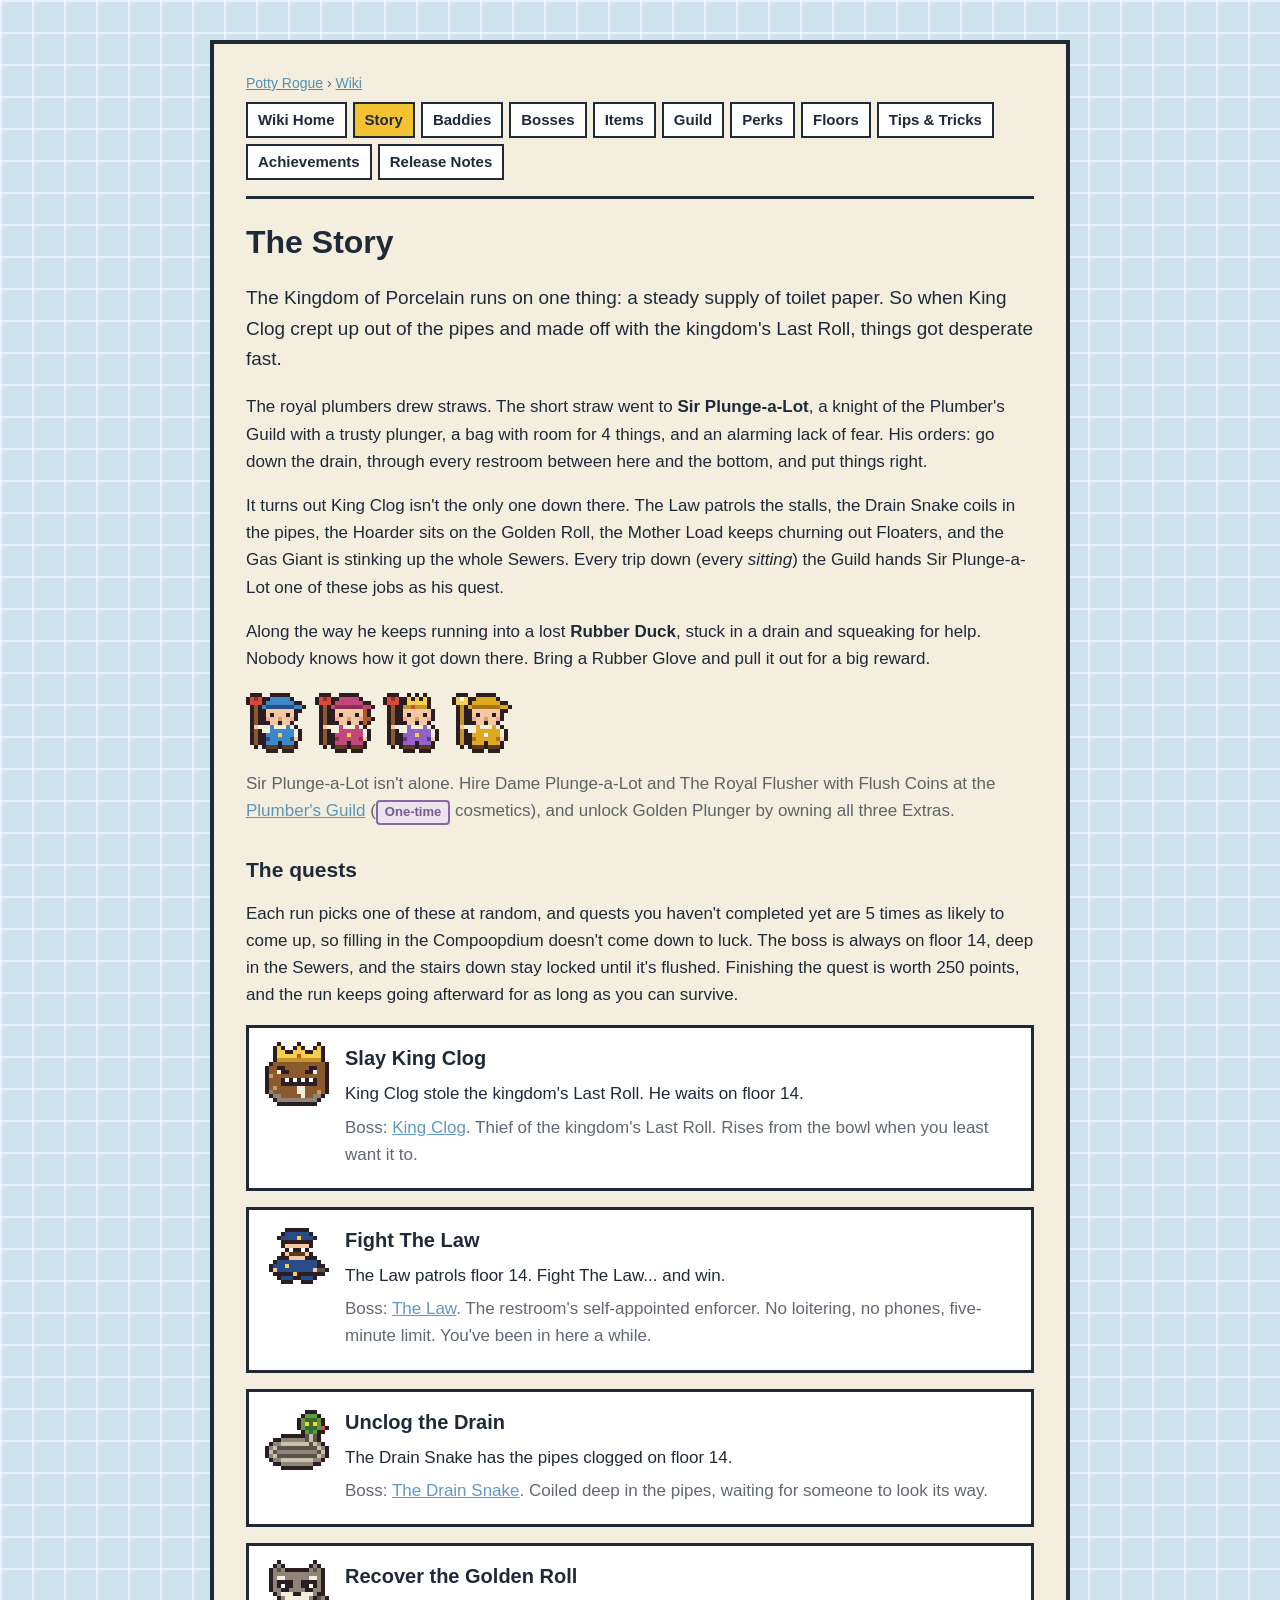
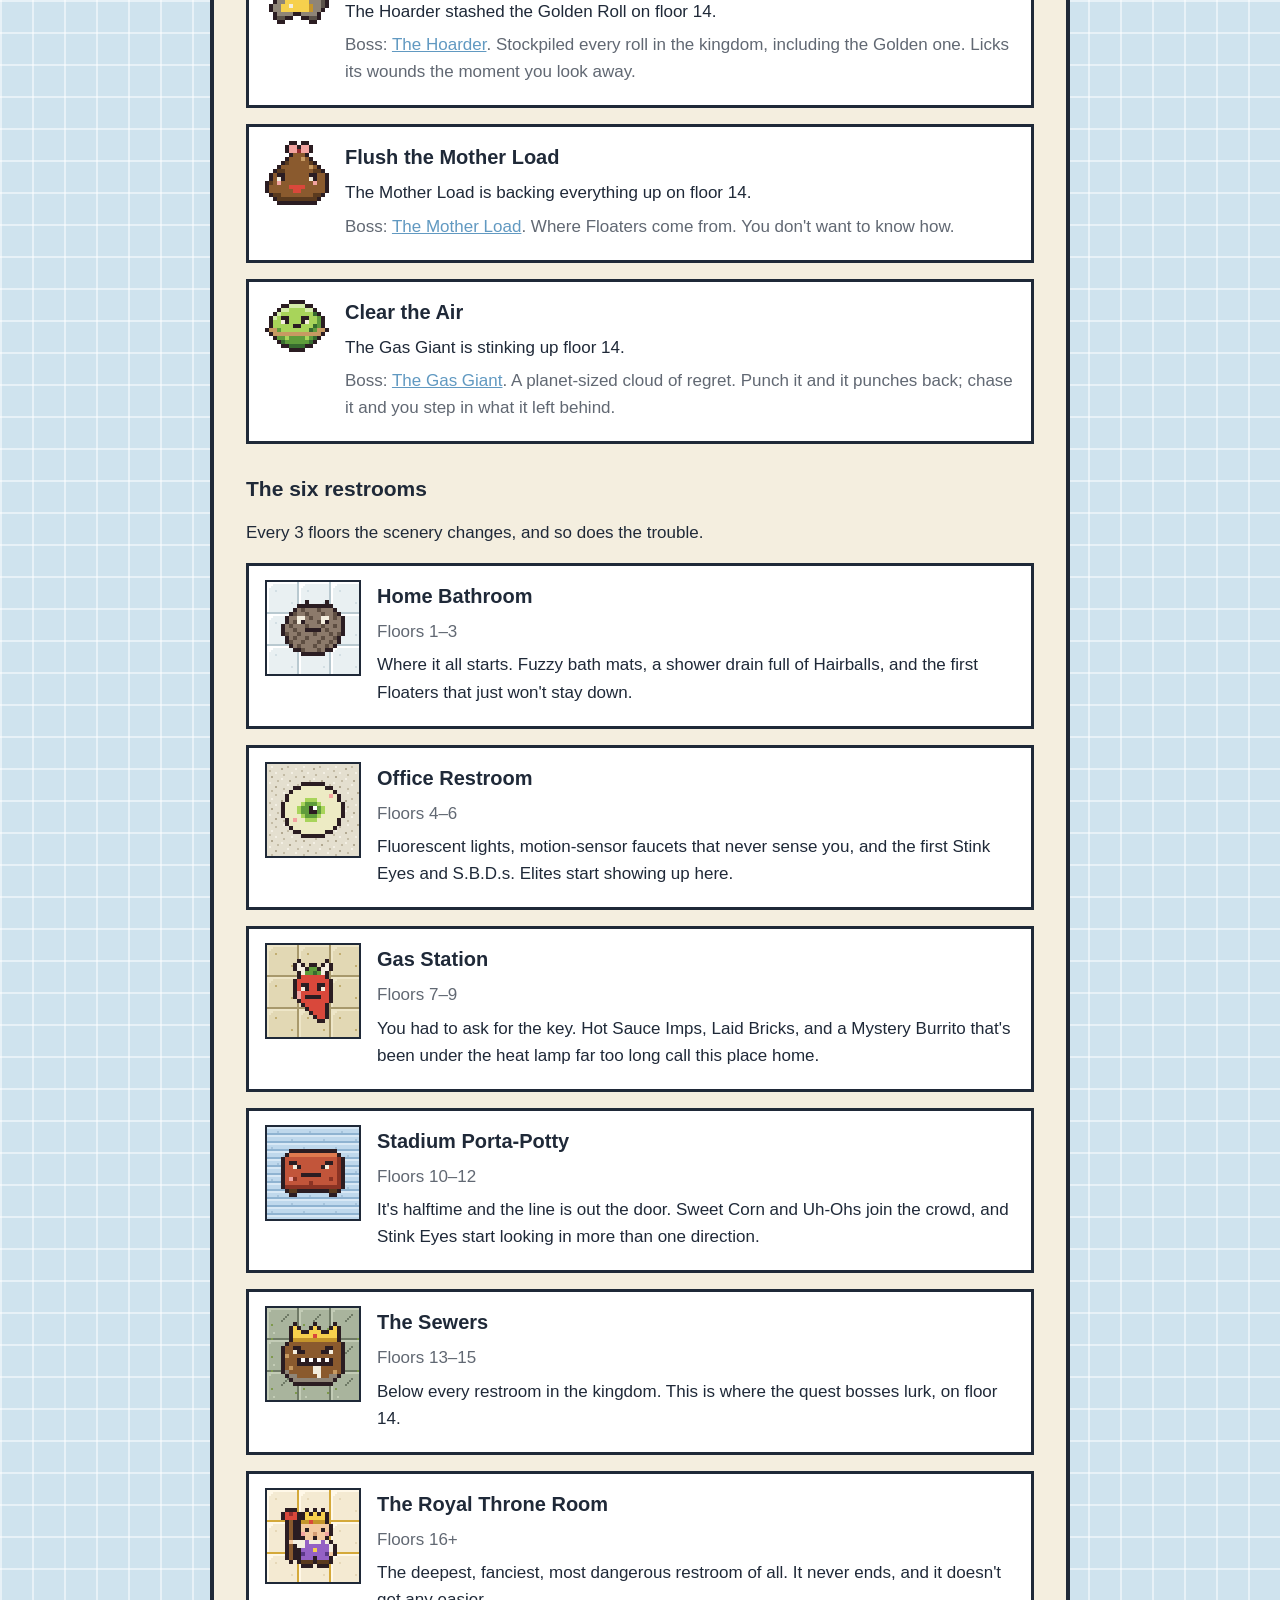
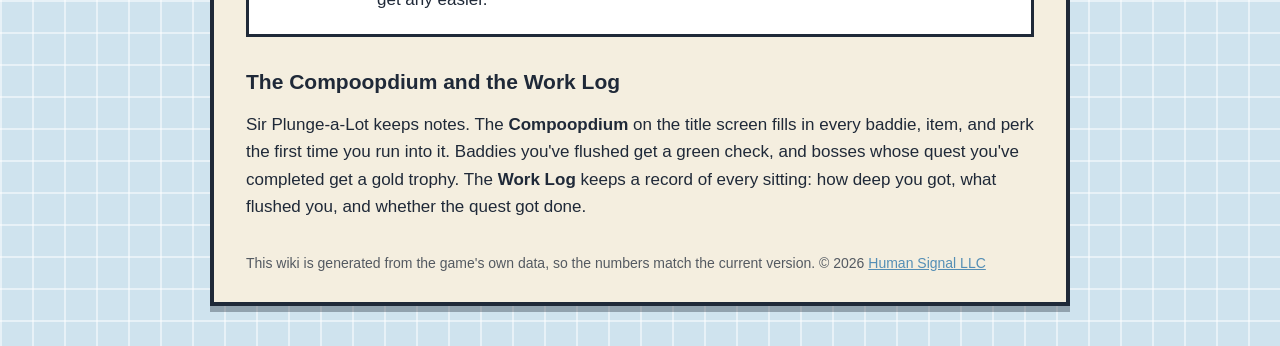
<file: potty-rogue/wiki/story.html>
<!doctype html>
<html lang="en">
<head>
  <meta charset="utf-8">
  <meta name="viewport" content="width=device-width, initial-scale=1">
  <title>The Story · Potty Rogue Wiki</title>
  <link rel="stylesheet" href="../style.css">
</head>
<body>
<main class="wiki">
  <p class="crumbs"><a href="../">Potty Rogue</a> › <a href="index.html">Wiki</a></p>
  <nav class="wiki-nav">
    <a href="index.html">Wiki Home</a>
    <a class="current" href="story.html">Story</a>
    <a href="baddies.html">Baddies</a>
    <a href="bosses.html">Bosses</a>
    <a href="items.html">Items</a>
    <a href="guild.html">Guild</a>
    <a href="perks.html">Perks</a>
    <a href="floors.html">Floors</a>
    <a href="tips.html">Tips & Tricks</a>
    <a href="achievements.html">Achievements</a>
    <a href="releases.html">Release Notes</a>
  </nav>
  <h1>The Story</h1>
<p class="lead">The Kingdom of Porcelain runs on one thing: a steady supply of toilet paper. So when King Clog crept up out of the pipes and made off with the kingdom's Last Roll, things got desperate fast.</p>
<p>The royal plumbers drew straws. The short straw went to <strong>Sir Plunge-a-Lot</strong>, a knight of the Plumber's Guild with a trusty plunger, a bag with room for 4 things, and an alarming lack of fear. His orders: go down the drain, through every restroom between here and the bottom, and put things right.</p>
<p>It turns out King Clog isn't the only one down there. The Law patrols the stalls, the Drain Snake coils in the pipes, the Hoarder sits on the Golden Roll, the Mother Load keeps churning out Floaters, and the Gas Giant is stinking up the whole Sewers. Every trip down (every <em>sitting</em>) the Guild hands Sir Plunge-a-Lot one of these jobs as his quest.</p>
<p>Along the way he keeps running into a lost <strong>Rubber Duck</strong>, stuck in a drain and squeaking for help. Nobody knows how it got down there. Bring a Rubber Glove and pull it out for a big reward.</p>
<img class="sprite" src="img/hero_classic.png" width="64" height="64" alt="Sir Plunge-a-Lot"> <img class="sprite" src="img/hero_dame.png" width="64" height="64" alt="Dame Plunge-a-Lot"> <img class="sprite" src="img/hero_royal.png" width="64" height="64" alt="The Royal Flusher"> <img class="sprite" src="img/hero_golden.png" width="64" height="64" alt="Golden Plunger">
<p class="muted">Sir Plunge-a-Lot isn't alone. Hire Dame Plunge-a-Lot and The Royal Flusher with Flush Coins at the <a href="guild.html">Plumber's Guild</a> (<span class="onetime">One-time</span> cosmetics), and unlock Golden Plunger by owning all three Extras.</p>

<h2>The quests</h2>
<p>Each run picks one of these at random, and quests you haven't completed yet are 5 times as likely to come up, so filling in the Compoopdium doesn't come down to luck. The boss is always on floor 14, deep in the Sewers, and the stairs down stay locked until it's flushed. Finishing the quest is worth 250 points, and the run keeps going afterward for as long as you can survive.</p>
<section class="entry" id="slay-king-clog">
  <div class="entry-art"><img class="sprite" src="img/enemy_kingClog.png" width="64" height="64" alt="King Clog"></div>
  <div class="entry-text">
    <h3>Slay King Clog</h3>
    <p>King Clog stole the kingdom's Last Roll. He waits on floor 14.</p>
<p class="muted">Boss: <a href="bosses.html#king-clog">King Clog</a>. Thief of the kingdom's Last Roll. Rises from the bowl when you least want it to.</p>
  </div>
</section>
<section class="entry" id="fight-the-law">
  <div class="entry-art"><img class="sprite" src="img/enemy_theLaw.png" width="64" height="64" alt="The Law"></div>
  <div class="entry-text">
    <h3>Fight The Law</h3>
    <p>The Law patrols floor 14. Fight The Law... and win.</p>
<p class="muted">Boss: <a href="bosses.html#the-law">The Law</a>. The restroom's self-appointed enforcer. No loitering, no phones, five-minute limit. You've been in here a while.</p>
  </div>
</section>
<section class="entry" id="unclog-the-drain">
  <div class="entry-art"><img class="sprite" src="img/enemy_drainSnake.png" width="64" height="64" alt="The Drain Snake"></div>
  <div class="entry-text">
    <h3>Unclog the Drain</h3>
    <p>The Drain Snake has the pipes clogged on floor 14.</p>
<p class="muted">Boss: <a href="bosses.html#the-drain-snake">The Drain Snake</a>. Coiled deep in the pipes, waiting for someone to look its way.</p>
  </div>
</section>
<section class="entry" id="recover-the-golden-roll">
  <div class="entry-art"><img class="sprite" src="img/enemy_hoarder.png" width="64" height="64" alt="The Hoarder"></div>
  <div class="entry-text">
    <h3>Recover the Golden Roll</h3>
    <p>The Hoarder stashed the Golden Roll on floor 14.</p>
<p class="muted">Boss: <a href="bosses.html#the-hoarder">The Hoarder</a>. Stockpiled every roll in the kingdom, including the Golden one. Licks its wounds the moment you look away.</p>
  </div>
</section>
<section class="entry" id="flush-the-mother-load">
  <div class="entry-art"><img class="sprite" src="img/enemy_motherLoad.png" width="64" height="64" alt="The Mother Load"></div>
  <div class="entry-text">
    <h3>Flush the Mother Load</h3>
    <p>The Mother Load is backing everything up on floor 14.</p>
<p class="muted">Boss: <a href="bosses.html#the-mother-load">The Mother Load</a>. Where Floaters come from. You don't want to know how.</p>
  </div>
</section>
<section class="entry" id="clear-the-air">
  <div class="entry-art"><img class="sprite" src="img/enemy_gasGiant.png" width="64" height="64" alt="The Gas Giant"></div>
  <div class="entry-text">
    <h3>Clear the Air</h3>
    <p>The Gas Giant is stinking up floor 14.</p>
<p class="muted">Boss: <a href="bosses.html#the-gas-giant">The Gas Giant</a>. A planet-sized cloud of regret. Punch it and it punches back; chase it and you step in what it left behind.</p>
  </div>
</section>

<h2>The six restrooms</h2>
<p>Every 3 floors the scenery changes, and so does the trouble.</p>
<section class="entry" id="home-bathroom">
  <div class="entry-art"><div class="area-art" style="background-image: url(img/floor_bathroom_a.png)"><img class="sprite" src="img/enemy_hairball.png" width="64" height="64" alt="Home Bathroom"></div></div>
  <div class="entry-text">
    <h3>Home Bathroom</h3>
    <p class="muted">Floors 1–3</p>
<p>Where it all starts. Fuzzy bath mats, a shower drain full of Hairballs, and the first Floaters that just won't stay down.</p>
  </div>
</section>
<section class="entry" id="office-restroom">
  <div class="entry-art"><div class="area-art" style="background-image: url(img/floor_office_a.png)"><img class="sprite" src="img/enemy_stinkEye.png" width="64" height="64" alt="Office Restroom"></div></div>
  <div class="entry-text">
    <h3>Office Restroom</h3>
    <p class="muted">Floors 4–6</p>
<p>Fluorescent lights, motion-sensor faucets that never sense you, and the first Stink Eyes and S.B.D.s. Elites start showing up here.</p>
  </div>
</section>
<section class="entry" id="gas-station">
  <div class="entry-art"><div class="area-art" style="background-image: url(img/floor_gas_a.png)"><img class="sprite" src="img/enemy_hotSauceImp.png" width="64" height="64" alt="Gas Station"></div></div>
  <div class="entry-text">
    <h3>Gas Station</h3>
    <p class="muted">Floors 7–9</p>
<p>You had to ask for the key. Hot Sauce Imps, Laid Bricks, and a Mystery Burrito that's been under the heat lamp far too long call this place home.</p>
  </div>
</section>
<section class="entry" id="stadium-portapotty">
  <div class="entry-art"><div class="area-art" style="background-image: url(img/floor_stadium_a.png)"><img class="sprite" src="img/enemy_laidBrick.png" width="64" height="64" alt="Stadium Porta-Potty"></div></div>
  <div class="entry-text">
    <h3>Stadium Porta-Potty</h3>
    <p class="muted">Floors 10–12</p>
<p>It's halftime and the line is out the door. Sweet Corn and Uh-Ohs join the crowd, and Stink Eyes start looking in more than one direction.</p>
  </div>
</section>
<section class="entry" id="the-sewers">
  <div class="entry-art"><div class="area-art" style="background-image: url(img/floor_sewers_a.png)"><img class="sprite" src="img/enemy_kingClog.png" width="64" height="64" alt="The Sewers"></div></div>
  <div class="entry-text">
    <h3>The Sewers</h3>
    <p class="muted">Floors 13–15</p>
<p>Below every restroom in the kingdom. This is where the quest bosses lurk, on floor 14.</p>
  </div>
</section>
<section class="entry" id="the-royal-throne-room">
  <div class="entry-art"><div class="area-art" style="background-image: url(img/floor_throne_a.png)"><img class="sprite" src="img/hero_royal.png" width="64" height="64" alt="The Royal Throne Room"></div></div>
  <div class="entry-text">
    <h3>The Royal Throne Room</h3>
    <p class="muted">Floors 16+</p>
<p>The deepest, fanciest, most dangerous restroom of all. It never ends, and it doesn't get any easier.</p>
  </div>
</section>

<h2>The Compoopdium and the Work Log</h2>
<p>Sir Plunge-a-Lot keeps notes. The <strong>Compoopdium</strong> on the title screen fills in every baddie, item, and perk the first time you run into it. Baddies you've flushed get a green check, and bosses whose quest you've completed get a gold trophy. The <strong>Work Log</strong> keeps a record of every sitting: how deep you got, what flushed you, and whether the quest got done.</p>
  <footer>This wiki is generated from the game's own data, so the numbers match the current version. &copy; 2026 <a href="../../">Human Signal LLC</a></footer>
</main>
</body>
</html>
</file>
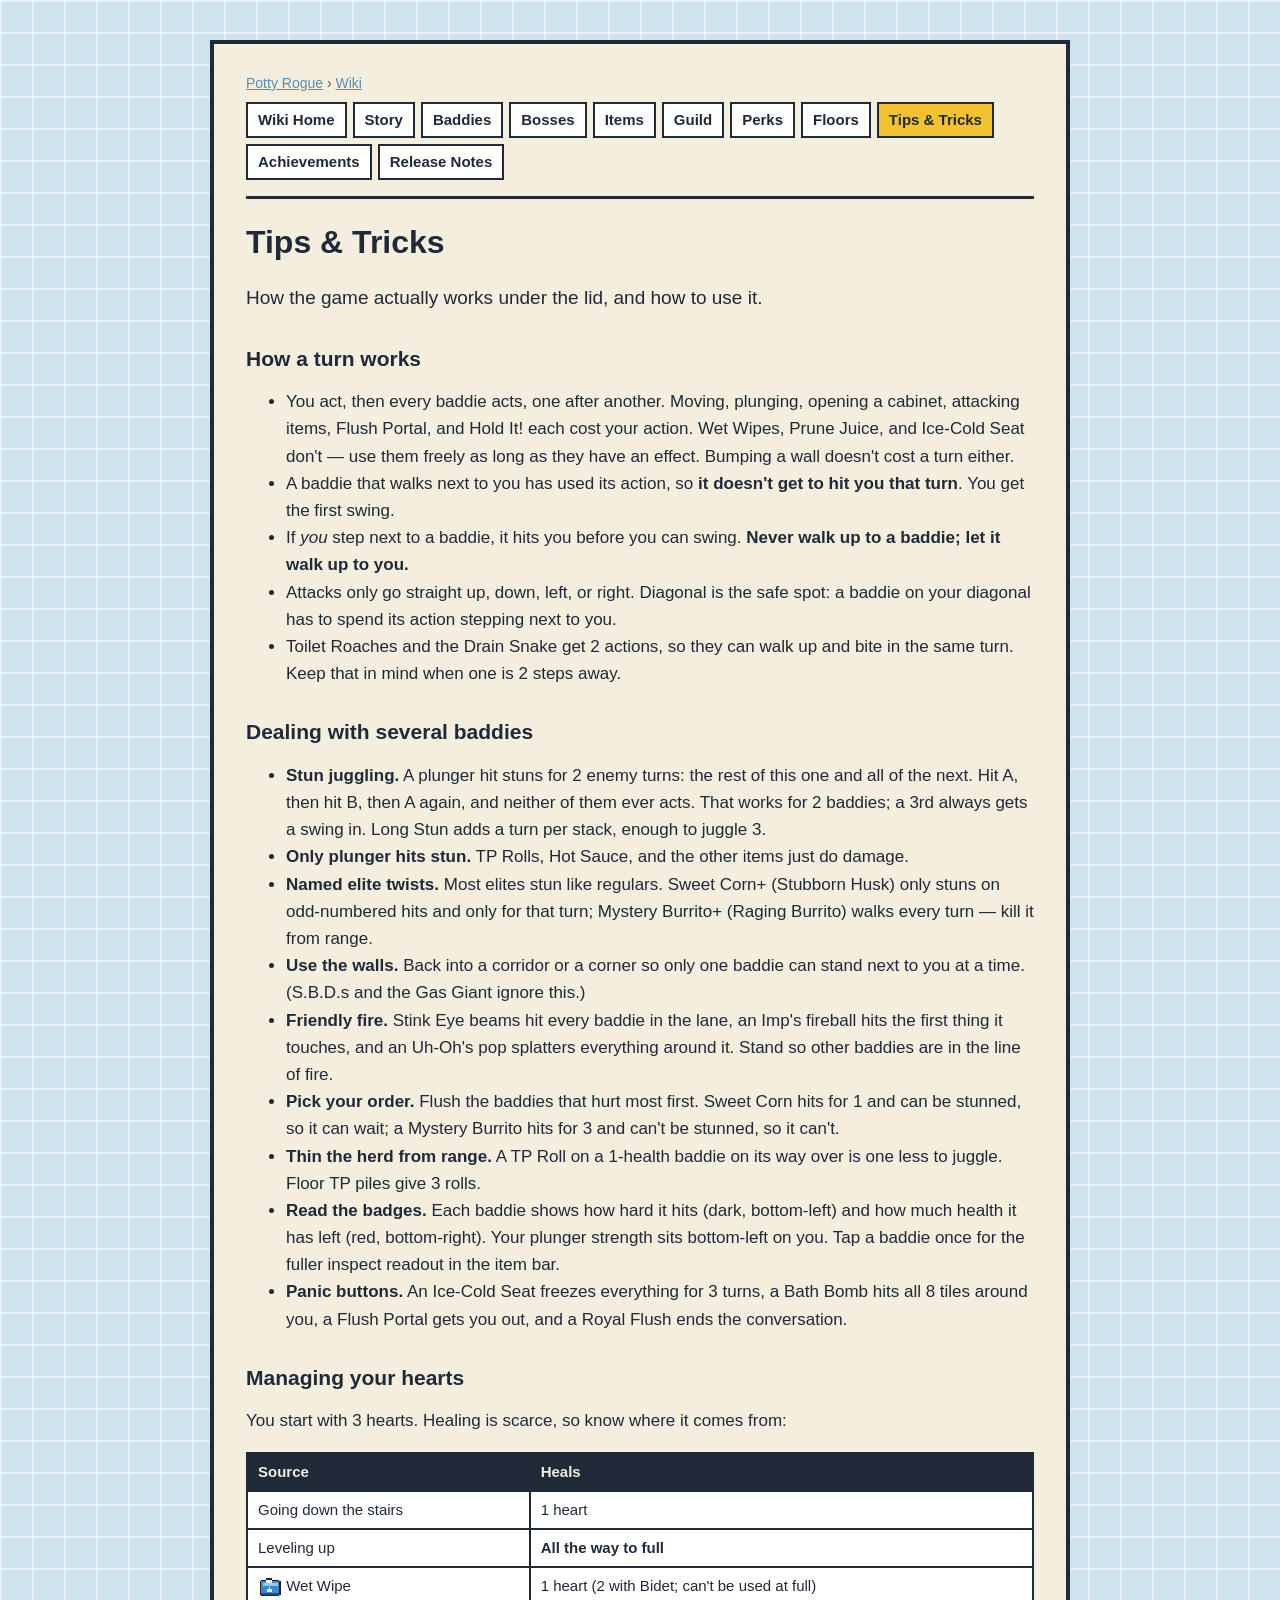
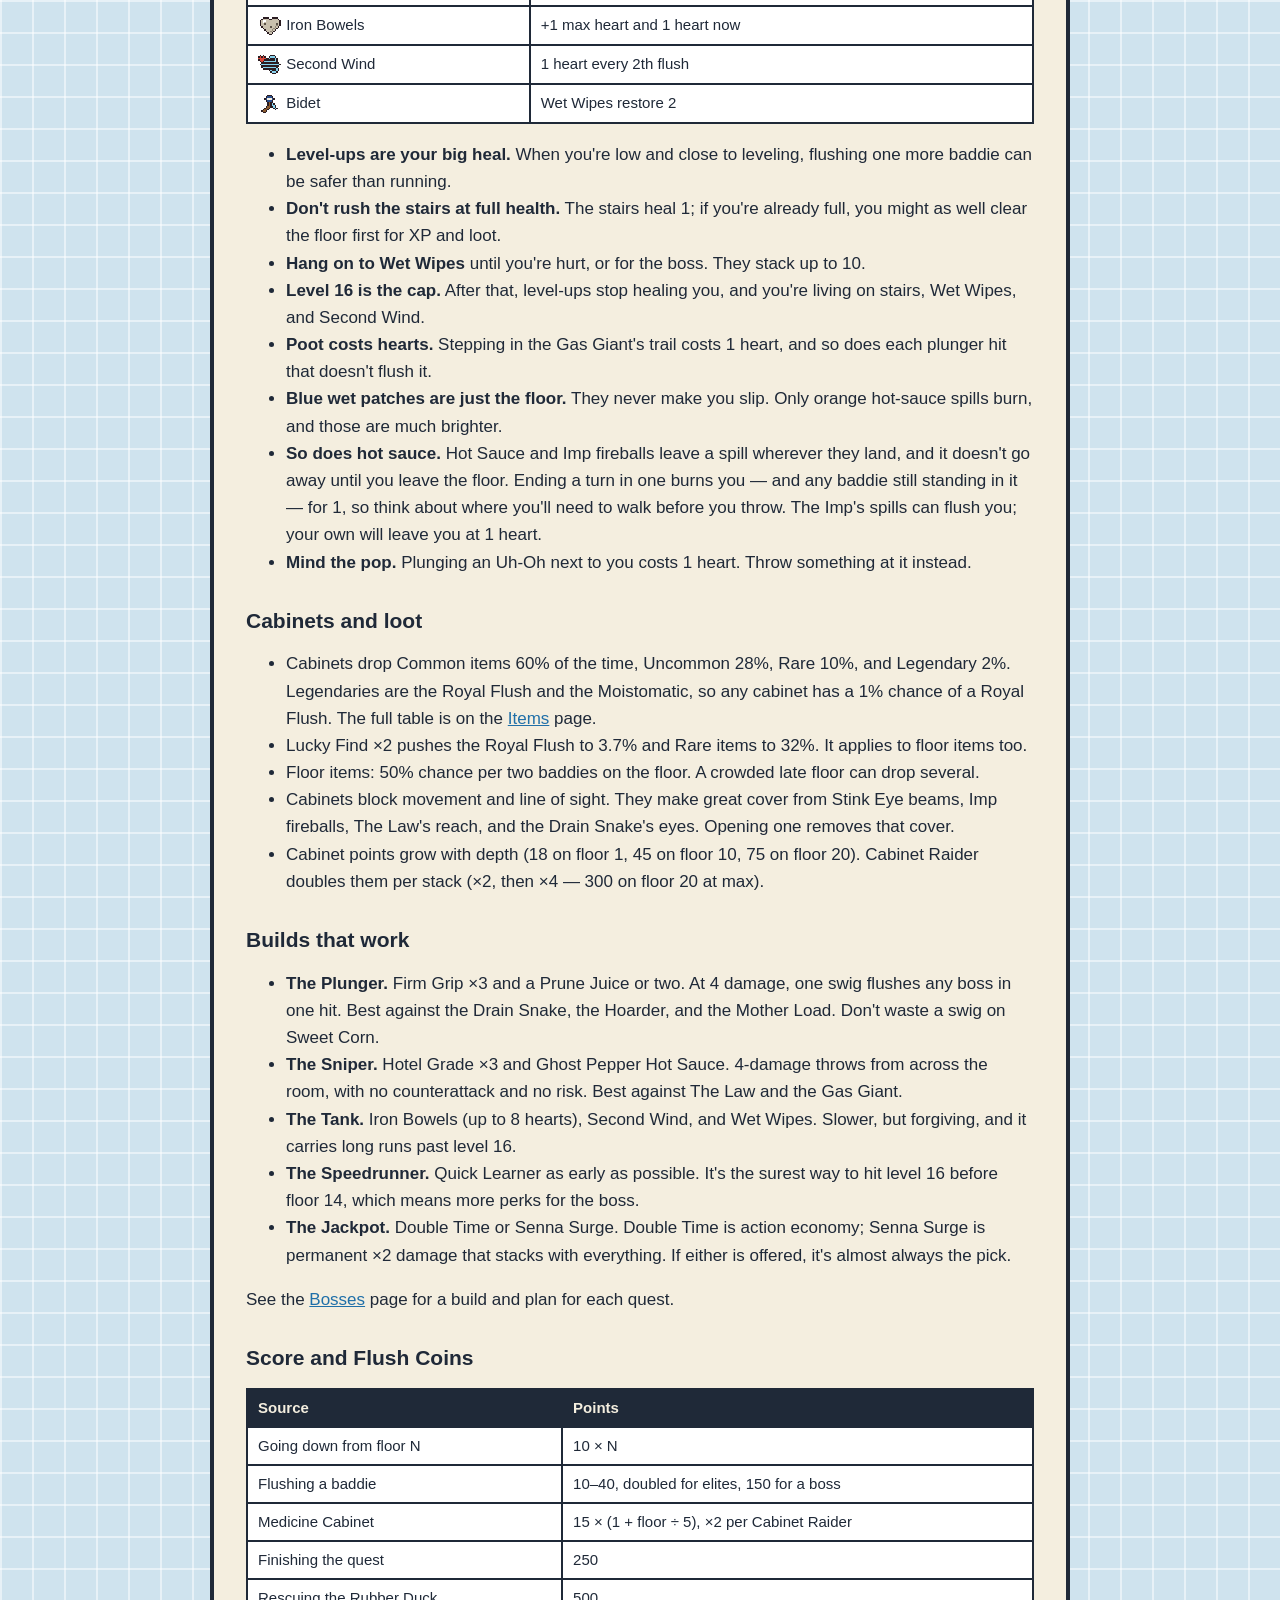
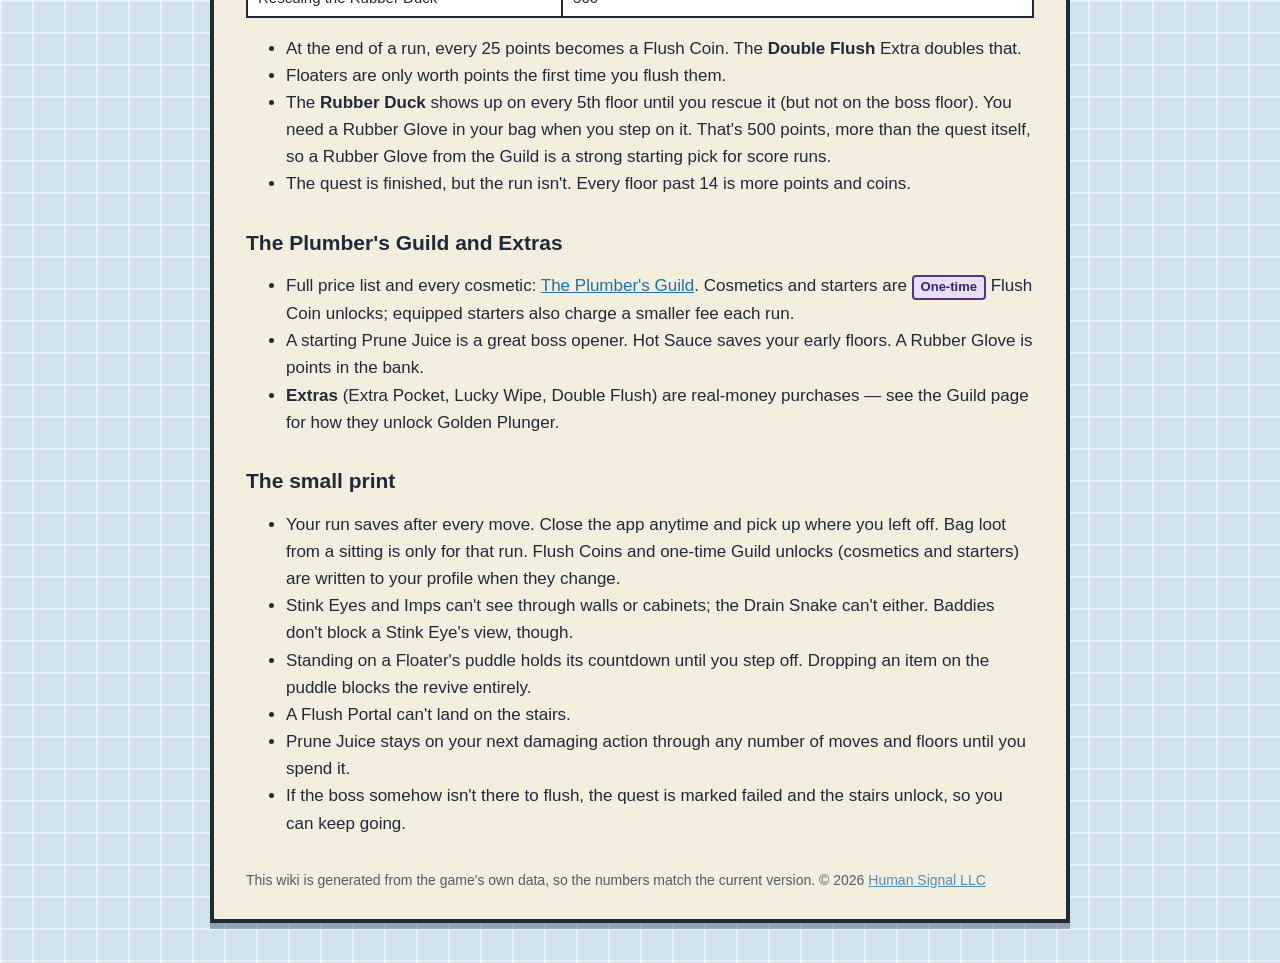
<file: potty-rogue/wiki/tips.html>
<!doctype html>
<html lang="en">
<head>
  <meta charset="utf-8">
  <meta name="viewport" content="width=device-width, initial-scale=1">
  <title>Tips &amp; Tricks · Potty Rogue Wiki</title>
  <link rel="stylesheet" href="../style.css">
</head>
<body>
<main class="wiki">
  <p class="crumbs"><a href="../">Potty Rogue</a> › <a href="index.html">Wiki</a></p>
  <nav class="wiki-nav">
    <a href="index.html">Wiki Home</a>
    <a href="story.html">Story</a>
    <a href="baddies.html">Baddies</a>
    <a href="bosses.html">Bosses</a>
    <a href="items.html">Items</a>
    <a href="guild.html">Guild</a>
    <a href="perks.html">Perks</a>
    <a href="floors.html">Floors</a>
    <a class="current" href="tips.html">Tips & Tricks</a>
    <a href="achievements.html">Achievements</a>
    <a href="releases.html">Release Notes</a>
  </nav>
  <h1>Tips &amp; Tricks</h1>
<p class="lead">How the game actually works under the lid, and how to use it.</p>

<h2 id="turns">How a turn works</h2>
<ul>
  <li>You act, then every baddie acts, one after another. Moving, plunging, opening a cabinet, attacking items, Flush Portal, and Hold It! each cost your action. Wet Wipes, Prune Juice, and Ice-Cold Seat don't — use them freely as long as they have an effect. Bumping a wall doesn't cost a turn either.</li>
  <li>A baddie that walks next to you has used its action, so <strong>it doesn't get to hit you that turn</strong>. You get the first swing.</li>
  <li>If <em>you</em> step next to a baddie, it hits you before you can swing. <strong>Never walk up to a baddie; let it walk up to you.</strong></li>
  <li>Attacks only go straight up, down, left, or right. Diagonal is the safe spot: a baddie on your diagonal has to spend its action stepping next to you.</li>
  <li>Toilet Roaches and the Drain Snake get 2 actions, so they can walk up and bite in the same turn. Keep that in mind when one is 2 steps away.</li>
</ul>

<h2 id="crowds">Dealing with several baddies</h2>
<ul>
  <li><strong>Stun juggling.</strong> A plunger hit stuns for 2 enemy turns: the rest of this one and all of the next. Hit A, then hit B, then A again, and neither of them ever acts. That works for 2 baddies; a 3rd always gets a swing in. Long Stun adds a turn per stack, enough to juggle 3.</li>
  <li><strong>Only plunger hits stun.</strong> TP Rolls, Hot Sauce, and the other items just do damage.</li>
  <li><strong>Named elite twists.</strong> Most elites stun like regulars. Sweet Corn+ (Stubborn Husk) only stuns on odd-numbered hits and only for that turn; Mystery Burrito+ (Raging Burrito) walks every turn — kill it from range.</li>
  <li><strong>Use the walls.</strong> Back into a corridor or a corner so only one baddie can stand next to you at a time. (S.B.D.s and the Gas Giant ignore this.)</li>
  <li><strong>Friendly fire.</strong> Stink Eye beams hit every baddie in the lane, an Imp's fireball hits the first thing it touches, and an Uh-Oh's pop splatters everything around it. Stand so other baddies are in the line of fire.</li>
  <li><strong>Pick your order.</strong> Flush the baddies that hurt most first. Sweet Corn hits for 1 and can be stunned, so it can wait; a Mystery Burrito hits for 3 and can't be stunned, so it can't.</li>
  <li><strong>Thin the herd from range.</strong> A TP Roll on a 1-health baddie on its way over is one less to juggle. Floor TP piles give 3 rolls.</li>
  <li><strong>Read the badges.</strong> Each baddie shows how hard it hits (dark, bottom-left) and how much health it has left (red, bottom-right). Your plunger strength sits bottom-left on you. Tap a baddie once for the fuller inspect readout in the item bar.</li>
  <li><strong>Panic buttons.</strong> An Ice-Cold Seat freezes everything for 3 turns, a Bath Bomb hits all 8 tiles around you, a Flush Portal gets you out, and a Royal Flush ends the conversation.</li>
</ul>

<h2 id="healing">Managing your hearts</h2>
<p>You start with 3 hearts. Healing is scarce, so know where it comes from:</p>
<div class="table-wrap"><table>
<tr><th>Source</th><th>Heals</th></tr>
<tr><td>Going down the stairs</td><td>1 heart</td></tr>
<tr><td>Leveling up</td><td><strong>All the way to full</strong></td></tr>
<tr><td><img class="sprite" src="img/item_wetWipe.png" width="24" height="24" alt="Wet Wipe"> Wet Wipe</td><td>1 heart (2 with Bidet; can't be used at full)</td></tr>
<tr><td><img class="sprite" src="img/perk_ironBowels.png" width="24" height="24" alt="Iron Bowels"> Iron Bowels</td><td>+1 max heart and 1 heart now</td></tr>
<tr><td><img class="sprite" src="img/perk_secondWind.png" width="24" height="24" alt="Second Wind"> Second Wind</td><td>1 heart every 2th flush</td></tr>
<tr><td><img class="sprite" src="img/perk_bidet.png" width="24" height="24" alt="Bidet"> Bidet</td><td>Wet Wipes restore 2</td></tr>
</table></div>
<ul>
  <li><strong>Level-ups are your big heal.</strong> When you're low and close to leveling, flushing one more baddie can be safer than running.</li>
  <li><strong>Don't rush the stairs at full health.</strong> The stairs heal 1; if you're already full, you might as well clear the floor first for XP and loot.</li>
  <li><strong>Hang on to Wet Wipes</strong> until you're hurt, or for the boss. They stack up to 10.</li>
  <li><strong>Level 16 is the cap.</strong> After that, level-ups stop healing you, and you're living on stairs, Wet Wipes, and Second Wind.</li>
  <li><strong>Poot costs hearts.</strong> Stepping in the Gas Giant's trail costs 1 heart, and so does each plunger hit that doesn't flush it.</li>
  <li><strong>Blue wet patches are just the floor.</strong> They never make you slip. Only orange hot-sauce spills burn, and those are much brighter.</li>
  <li><strong>So does hot sauce.</strong> Hot Sauce and Imp fireballs leave a spill wherever they land, and it doesn't go away until you leave the floor. Ending a turn in one burns you — and any baddie still standing in it — for 1, so think about where you'll need to walk before you throw. The Imp's spills can flush you; your own will leave you at 1 heart.</li>
  <li><strong>Mind the pop.</strong> Plunging an Uh-Oh next to you costs 1 heart. Throw something at it instead.</li>
</ul>

<h2 id="loot">Cabinets and loot</h2>
<ul>
  <li>Cabinets drop Common items 60% of the time, Uncommon 28%, Rare 10%, and Legendary 2%. Legendaries are the Royal Flush and the Moistomatic, so any cabinet has a 1% chance of a Royal Flush. The full table is on the <a href="items.html">Items</a> page.</li>
  <li>Lucky Find ×2 pushes the Royal Flush to 3.7% and Rare items to 32%. It applies to floor items too.</li>
  <li>Floor items: 50% chance per two baddies on the floor. A crowded late floor can drop several.</li>
  <li>Cabinets block movement and line of sight. They make great cover from Stink Eye beams, Imp fireballs, The Law's reach, and the Drain Snake's eyes. Opening one removes that cover.</li>
  <li>Cabinet points grow with depth (18 on floor 1, 45 on floor 10, 75 on floor 20). Cabinet Raider doubles them per stack (×2, then ×4 — 300 on floor 20 at max).</li>
</ul>

<h2 id="builds">Builds that work</h2>
<ul>
  <li><strong>The Plunger.</strong> Firm Grip ×3 and a Prune Juice or two. At 4 damage, one swig flushes any boss in one hit. Best against the Drain Snake, the Hoarder, and the Mother Load. Don't waste a swig on Sweet Corn.</li>
  <li><strong>The Sniper.</strong> Hotel Grade ×3 and Ghost Pepper Hot Sauce. 4-damage throws from across the room, with no counterattack and no risk. Best against The Law and the Gas Giant.</li>
  <li><strong>The Tank.</strong> Iron Bowels (up to 8 hearts), Second Wind, and Wet Wipes. Slower, but forgiving, and it carries long runs past level 16.</li>
  <li><strong>The Speedrunner.</strong> Quick Learner as early as possible. It's the surest way to hit level 16 before floor 14, which means more perks for the boss.</li>
  <li><strong>The Jackpot.</strong> Double Time or Senna Surge. Double Time is action economy; Senna Surge is permanent ×2 damage that stacks with everything. If either is offered, it's almost always the pick.</li>
</ul>
<p>See the <a href="bosses.html">Bosses</a> page for a build and plan for each quest.</p>

<h2 id="score">Score and Flush Coins</h2>
<div class="table-wrap"><table>
<tr><th>Source</th><th>Points</th></tr>
<tr><td>Going down from floor N</td><td>10 × N</td></tr>
<tr><td>Flushing a baddie</td><td>10–40, doubled for elites, 150 for a boss</td></tr>
<tr><td>Medicine Cabinet</td><td>15 × (1 + floor ÷ 5), ×2 per Cabinet Raider</td></tr>
<tr><td>Finishing the quest</td><td>250</td></tr>
<tr><td>Rescuing the Rubber Duck</td><td>500</td></tr>
</table></div>
<ul>
  <li>At the end of a run, every 25 points becomes a Flush Coin. The <strong>Double Flush</strong> Extra doubles that.</li>
  <li>Floaters are only worth points the first time you flush them.</li>
  <li>The <strong>Rubber Duck</strong> shows up on every 5th floor until you rescue it (but not on the boss floor). You need a Rubber Glove in your bag when you step on it. That's 500 points, more than the quest itself, so a Rubber Glove from the Guild is a strong starting pick for score runs.</li>
  <li>The quest is finished, but the run isn't. Every floor past 14 is more points and coins.</li>
</ul>

<h2 id="guild">The Plumber's Guild and Extras</h2>
<ul>
  <li>Full price list and every cosmetic: <a href="guild.html">The Plumber's Guild</a>. Cosmetics and starters are <span class="onetime">One-time</span> Flush Coin unlocks; equipped starters also charge a smaller fee each run.</li>
  <li>A starting Prune Juice is a great boss opener. Hot Sauce saves your early floors. A Rubber Glove is points in the bank.</li>
  <li><strong>Extras</strong> (Extra Pocket, Lucky Wipe, Double Flush) are real-money purchases — see the Guild page for how they unlock Golden Plunger.</li>
</ul>

<h2 id="small-print">The small print</h2>
<ul>
  <li>Your run saves after every move. Close the app anytime and pick up where you left off. Bag loot from a sitting is only for that run. Flush Coins and one-time Guild unlocks (cosmetics and starters) are written to your profile when they change.</li>
  <li>Stink Eyes and Imps can't see through walls or cabinets; the Drain Snake can't either. Baddies don't block a Stink Eye's view, though.</li>
  <li>Standing on a Floater's puddle holds its countdown until you step off. Dropping an item on the puddle blocks the revive entirely.</li>
  <li>A Flush Portal can't land on the stairs.</li>
  <li>Prune Juice stays on your next damaging action through any number of moves and floors until you spend it.</li>
  <li>If the boss somehow isn't there to flush, the quest is marked failed and the stairs unlock, so you can keep going.</li>
</ul>
  <footer>This wiki is generated from the game's own data, so the numbers match the current version. &copy; 2026 <a href="../../">Human Signal LLC</a></footer>
</main>
</body>
</html>
</file>
<file: style.css>
:root {
  --ink: #1f2938;
  --cream: #f4eedf;
  --tile: #d8dde6;
}

* { box-sizing: border-box; }

body {
  margin: 0;
  font: 17px/1.6 -apple-system, BlinkMacSystemFont, "Segoe UI", sans-serif;
  color: var(--ink);
  background: var(--tile);
}

main {
  max-width: 720px;
  margin: 40px auto;
  padding: 28px 32px;
  background: var(--cream);
  border: 4px solid var(--ink);
  box-shadow: 0 6px 0 rgba(31, 41, 56, 0.35);
}

h1, h2, h3 { line-height: 1.2; }
h1 { margin-top: 0; font-size: 34px; }
h2 { margin-top: 32px; font-size: 22px; }
h3 { margin: 0 0 6px; font-size: 20px; }

a { color: #1f6fa8; }

.game {
  display: flex;
  gap: 20px;
  align-items: flex-start;
  padding: 20px 0;
  border-top: 2px solid rgba(31, 41, 56, 0.15);
}

.game p { margin: 0 0 8px; }

img.icon {
  flex: none;
  width: 96px;
  height: 96px;
  border-radius: 22px;
  border: 3px solid var(--ink);
  object-fit: cover;
}

.links a { margin-right: 16px; font-size: 15px; }

footer { margin-top: 24px; font-size: 14px; opacity: 0.75; }

@media (max-width: 760px) {
  main { margin: 0; border-left: 0; border-right: 0; padding: 24px 20px; }
  .game { flex-direction: column; }
}
</file>
<file: potty-rogue/style.css>
:root {
  --ink: #1f2938;
  --cream: #f4eedf;
  --tile: #cfe3ee;
  --gold: #f2c230;
  --green: #3a9a5b;
}

* { box-sizing: border-box; }

body {
  margin: 0;
  font: 17px/1.6 -apple-system, BlinkMacSystemFont, "Segoe UI", sans-serif;
  color: var(--ink);
  background-color: var(--tile);
  background-image:
    linear-gradient(rgba(255, 255, 255, 0.5) 2px, transparent 2px),
    linear-gradient(90deg, rgba(255, 255, 255, 0.5) 2px, transparent 2px);
  background-size: 32px 32px;
}

main {
  max-width: 680px;
  margin: 40px auto;
  padding: 28px 32px;
  background: var(--cream);
  border: 4px solid var(--ink);
  box-shadow: 0 6px 0 rgba(31, 41, 56, 0.35);
}

h1, h2 { line-height: 1.2; }
h1 { margin-top: 0; font-size: 32px; }
h2 { margin-top: 32px; font-size: 21px; }

a { color: #1f6fa8; }

img.icon {
  width: 96px;
  height: 96px;
  border-radius: 22px;
  image-rendering: pixelated;
  border: 3px solid var(--ink);
}

.store-badges {
  display: flex;
  flex-wrap: wrap;
  align-items: center;
  gap: 8px;
  margin: 20px 0 8px;
}
.store-badge {
  display: inline-block;
  line-height: 0;
}
.store-badge img {
  display: block;
  height: 64px;
  width: auto;
}

nav { margin-top: 32px; font-size: 15px; }
nav a { margin-right: 16px; }

footer { margin-top: 32px; font-size: 14px; opacity: 0.75; }

@media (max-width: 720px) {
  main { margin: 0; border-left: 0; border-right: 0; padding: 24px 20px; }
}

/* Wiki */

main.wiki { max-width: 860px; }

img.sprite { image-rendering: pixelated; vertical-align: middle; }

.crumbs { margin: 0 0 8px; font-size: 14px; opacity: 0.75; }

.wiki-nav {
  display: flex;
  flex-wrap: wrap;
  gap: 6px;
  margin: 0 0 24px;
  padding-bottom: 16px;
  border-bottom: 3px solid var(--ink);
}
.wiki-nav a {
  margin: 0;
  padding: 4px 10px;
  border: 2px solid var(--ink);
  background: #fff;
  color: var(--ink);
  text-decoration: none;
  font-weight: 600;
}
.wiki-nav a.current { background: var(--gold); }

.lead { font-size: 19px; }
.muted { opacity: 0.7; }
.flavor { font-style: italic; }

.tile-grid { display: grid; grid-template-columns: repeat(auto-fill, minmax(240px, 1fr)); gap: 12px; }
.tile-link {
  display: flex;
  gap: 12px;
  align-items: flex-start;
  padding: 12px;
  border: 3px solid var(--ink);
  background: #fff;
  color: var(--ink);
  text-decoration: none;
  font-size: 15px;
  line-height: 1.4;
}
.tile-link:hover { background: #fff8dc; }

.entry {
  display: flex;
  gap: 16px;
  margin: 16px 0;
  padding: 14px 16px;
  border: 3px solid var(--ink);
  background: #fff;
}
.entry-art { flex: 0 0 auto; }
.area-art {
  display: flex;
  align-items: center;
  justify-content: center;
  width: 96px;
  height: 96px;
  border: 2px solid var(--ink);
  background-size: 32px 32px;
  image-rendering: pixelated;
}
.entry-text { flex: 1; min-width: 0; }
.entry h3 { margin: 0 0 4px; font-size: 20px; }
.entry p { margin: 6px 0; }

.stats { display: flex; flex-wrap: wrap; gap: 6px 18px; margin: 8px 0; font-size: 15px; }
.stats div { display: flex; gap: 6px; }
.stats dt { font-weight: 700; }
.stats dd { margin: 0; }

.tip { padding: 8px 12px; background: #e6f2e9; border-left: 4px solid var(--green); }

.release {
  margin: 24px 0;
  padding: 16px 18px;
  border: 3px solid var(--ink);
  background: #fff;
}
.release h2 { margin: 0 0 4px; }
.release .muted { margin: 0 0 10px; }
.release ul { margin: 8px 0 0; padding-left: 1.2em; }
.release li { margin: 6px 0; }

img.ach-icon {
  border: 2px solid var(--ink);
  border-radius: 12px;
  background: #fff;
}

.rarity { padding: 1px 7px; border-radius: 4px; font-size: 13px; font-weight: 700; color: #fff; white-space: nowrap; }
.rarity.common { background: #7a7f87; }
.rarity.uncommon { background: var(--green); }
.rarity.rare { background: #2f6ea8; }
.rarity.legendary { background: #b8860b; }

/* Guild / store unlocks — ink on lavender, not white-on-color (fails when CSS lags). */
.onetime {
  display: inline-block;
  padding: 0 7px;
  border-radius: 4px;
  border: 2px solid #5a2f8e;
  background: #e8dff5;
  color: #3b1f6e;
  font-size: 13px;
  font-weight: 700;
  white-space: nowrap;
  vertical-align: baseline;
}

.table-wrap { overflow-x: auto; margin: 12px 0; }
table { border-collapse: collapse; width: 100%; background: #fff; font-size: 15px; }
th, td { padding: 6px 10px; border: 2px solid var(--ink); text-align: left; vertical-align: middle; }
th { background: var(--ink); color: var(--cream); }

@media (max-width: 720px) {
  .entry { flex-direction: column; gap: 8px; }
}
</file>
